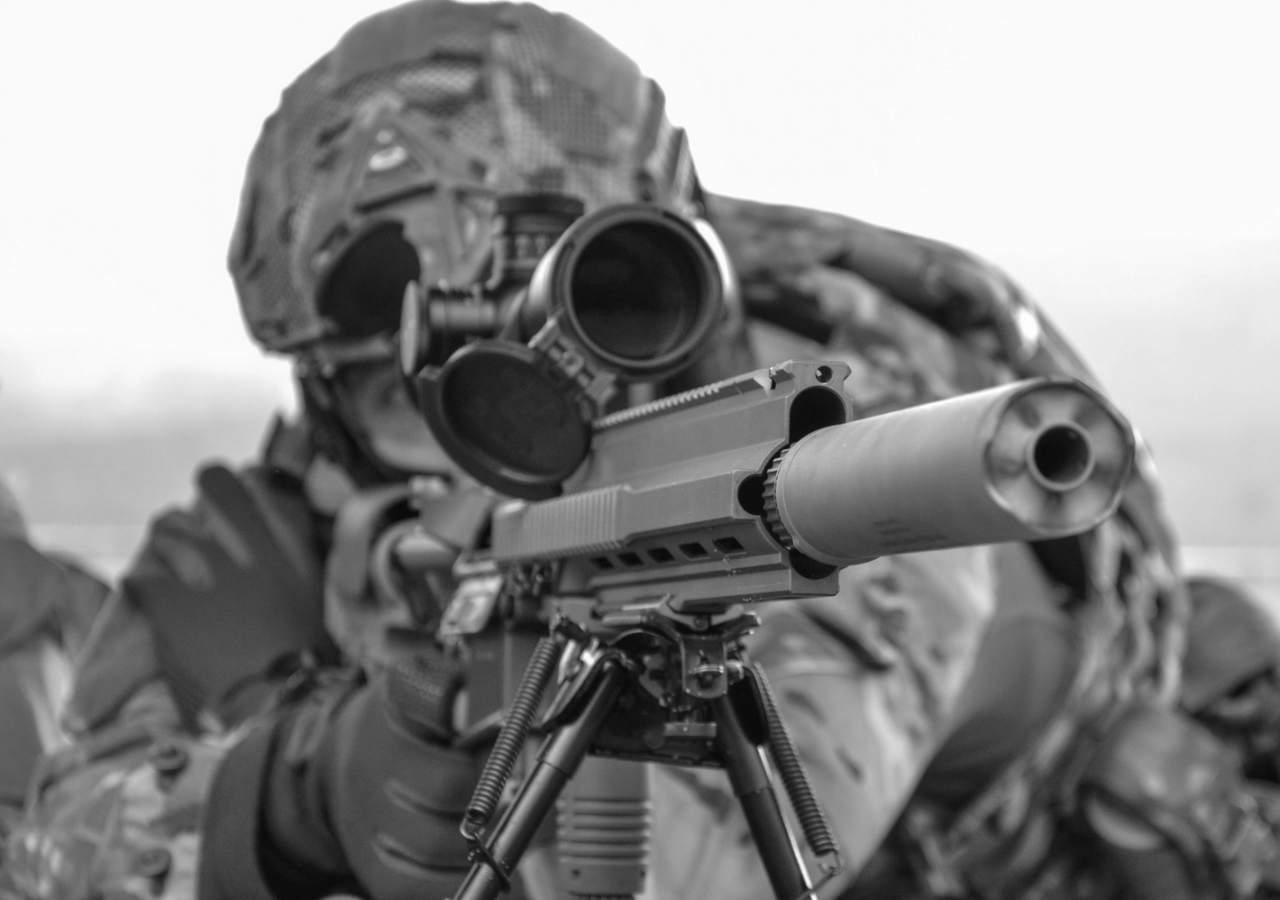
<file: index.html>
<!DOCTYPE html>
<html lang="en">
<head>
    <title>CMDPESS</title>
    <style>
      
      h1{
    text-align: center;
      }
      body{
          background:linear-gradient(black,black), url('assets/bg.jfif');
          background-repeat: no-repeat;
          background-size: cover;
          background-attachment: fixed; 
          background-position: center;
          background-blend-mode: saturation;

        }
    </style>
</head>

<body>

</body>
</html>
</file>
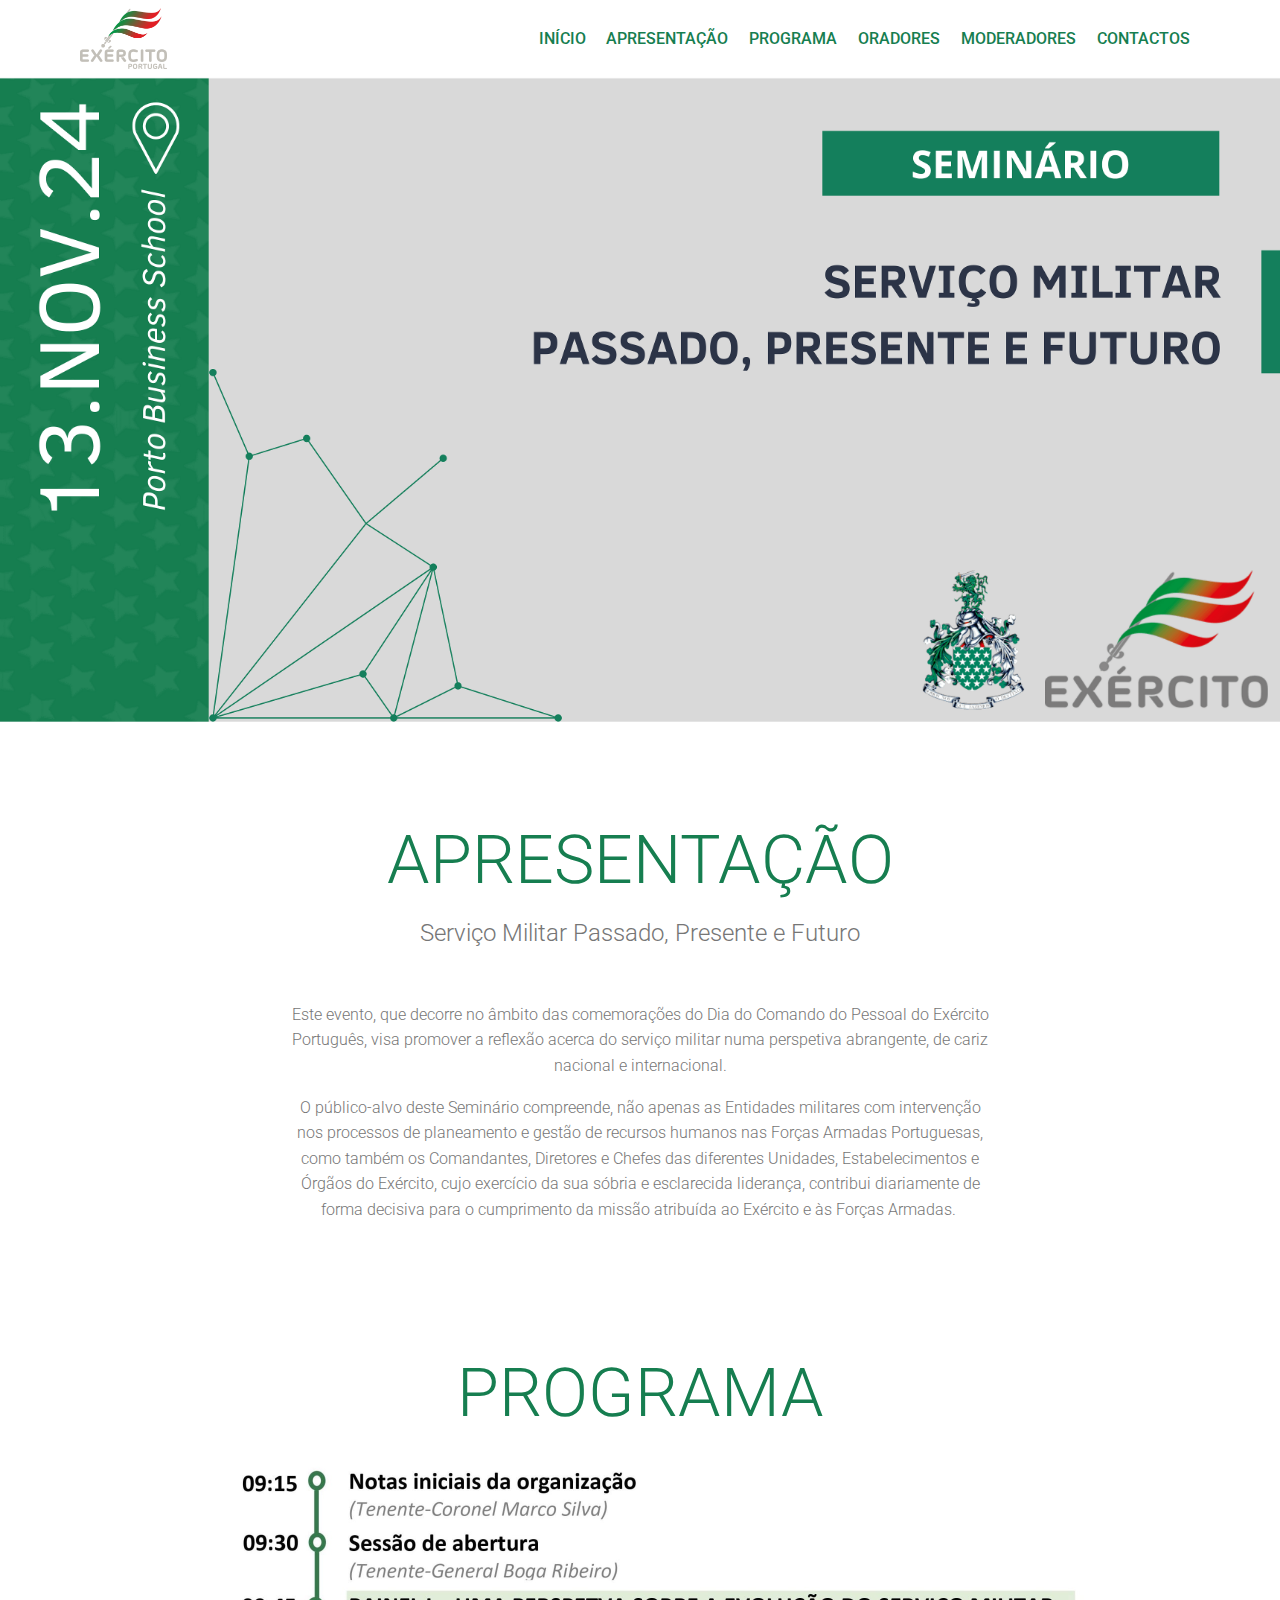
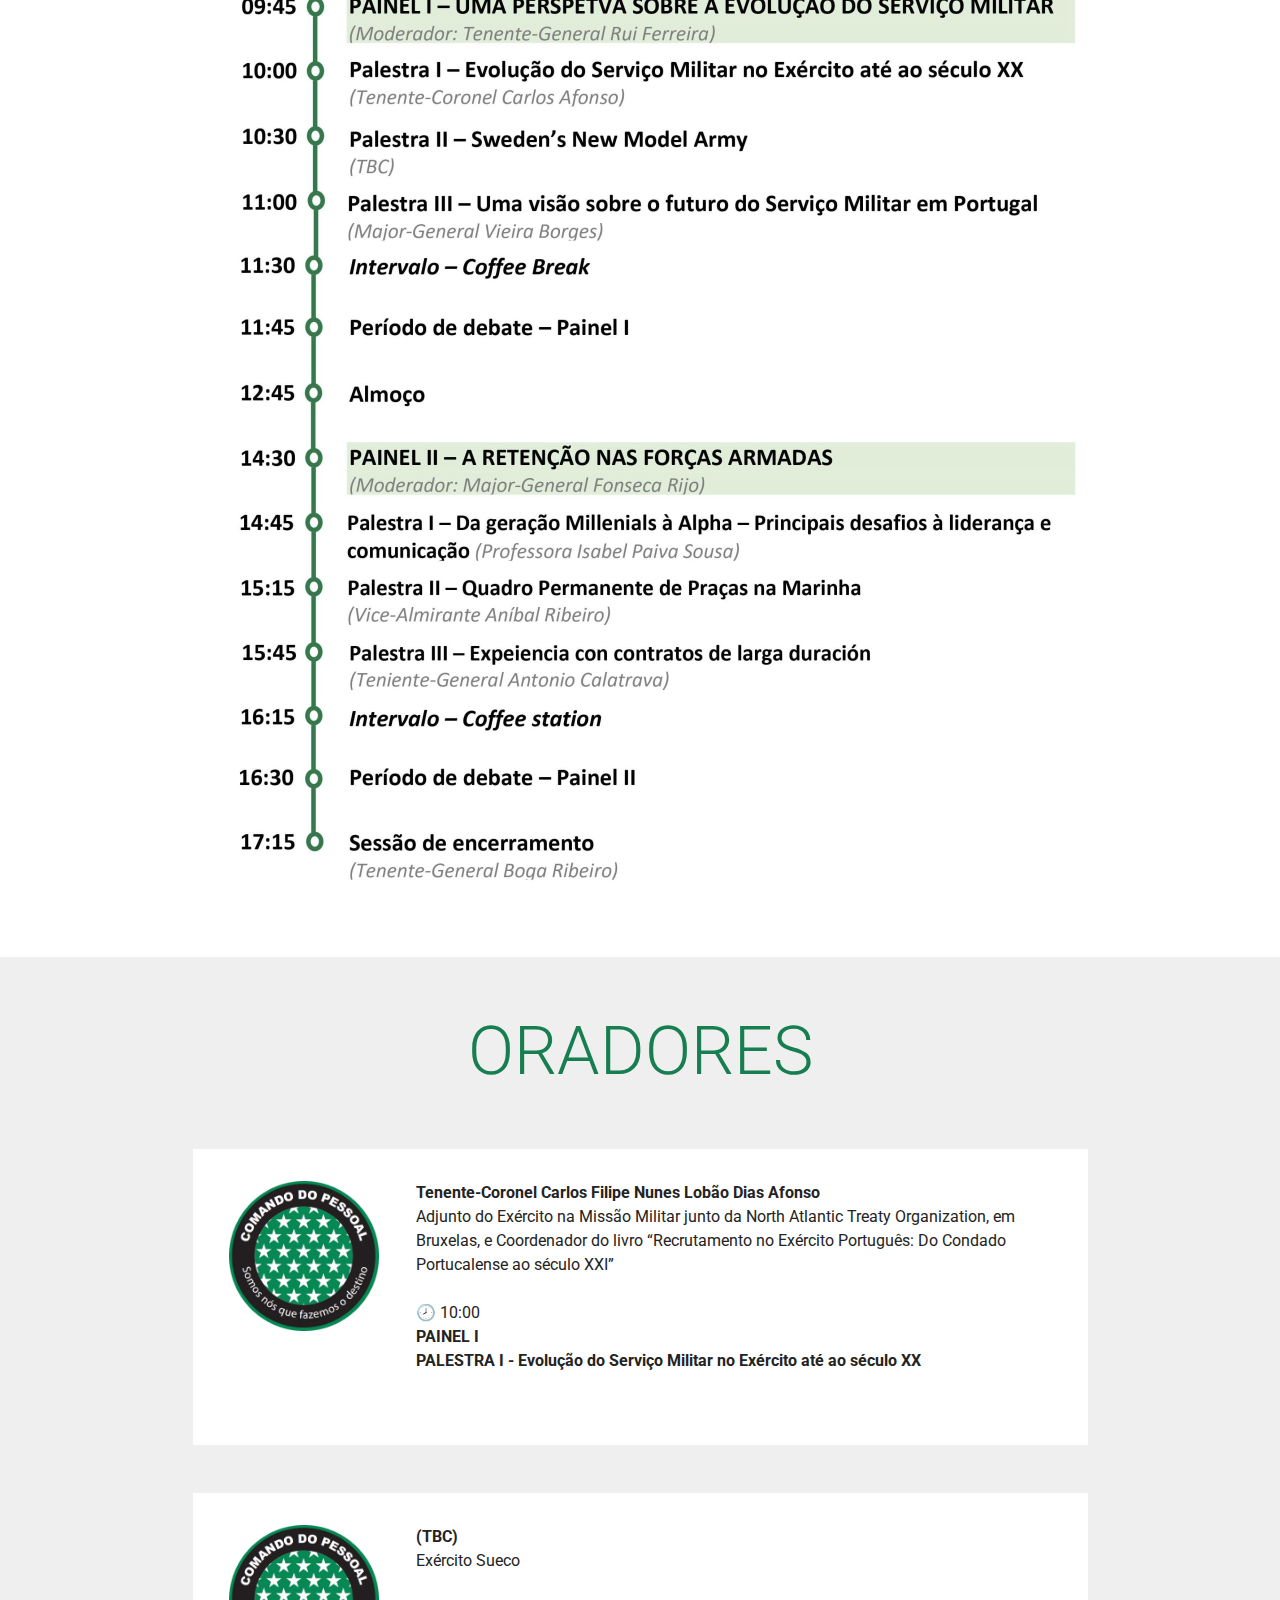
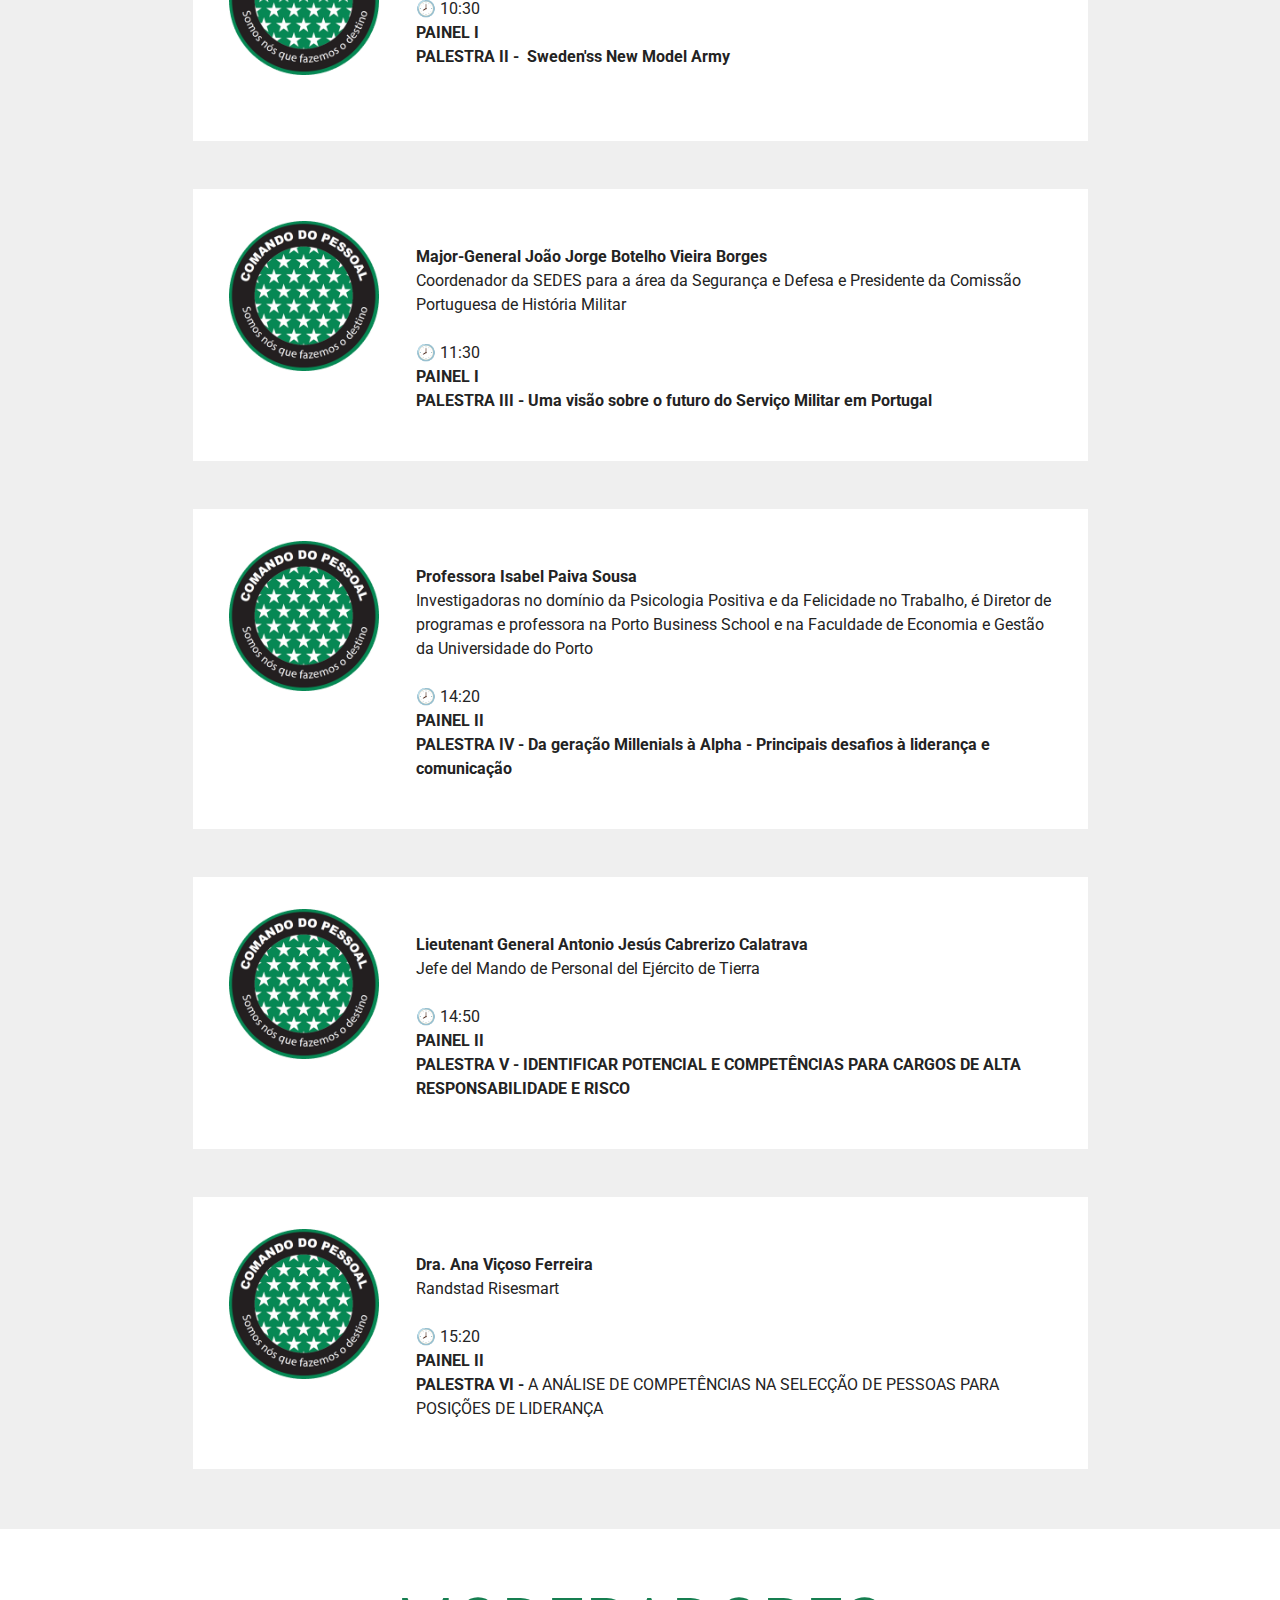
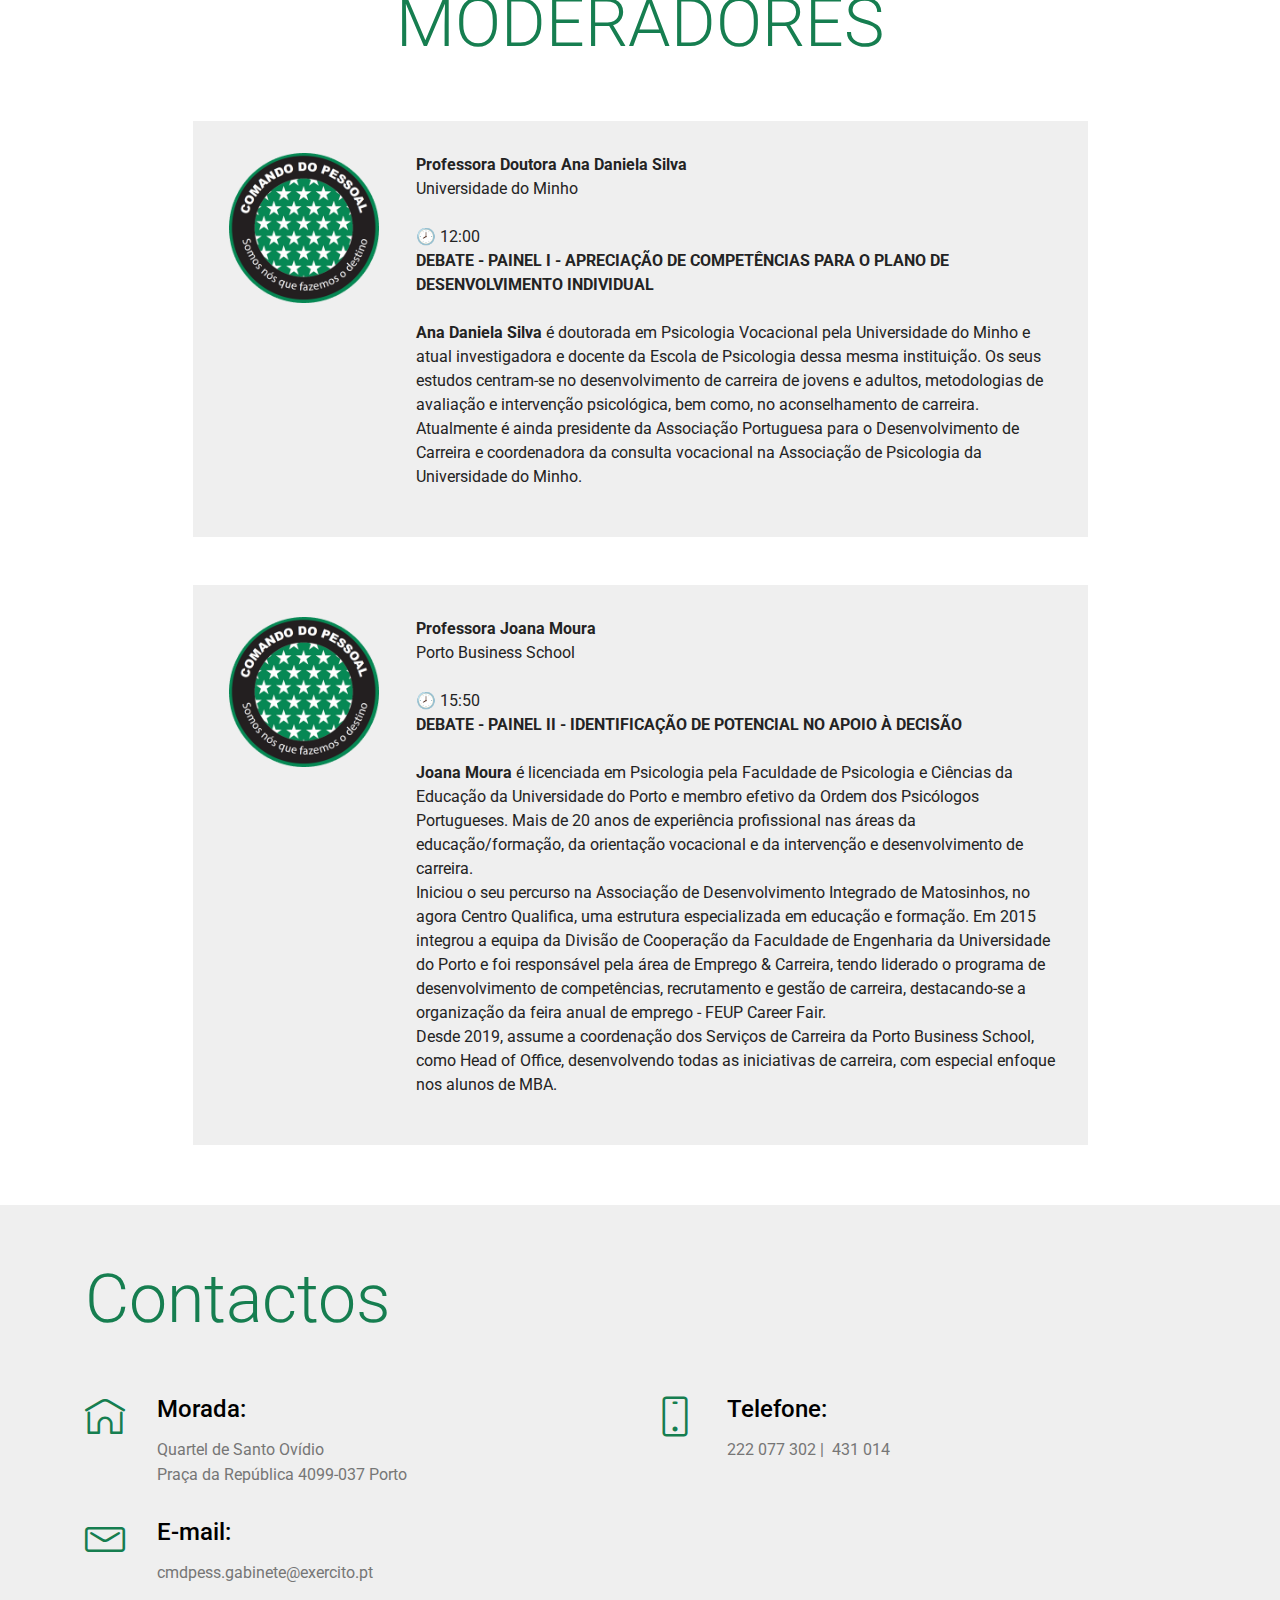
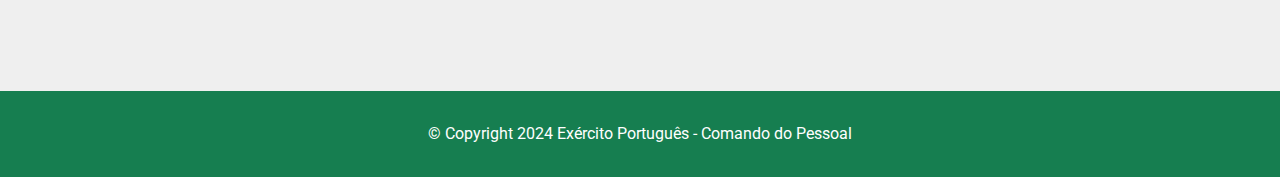
<file: seminario/index.html>
<!DOCTYPE html>
<html>

<head>
  <!-- Site made with Mobirise Website Builder v5.9.18, https://mobirise.com -->
  <meta charset="UTF-8">
  <meta http-equiv="X-UA-Compatible" content="IE=edge">
  <meta name="generator" content="Mobirise v5.9.18, mobirise.com">
  <meta name="viewport" content="width=device-width, initial-scale=1, minimum-scale=1">
  <link rel="shortcut icon" href="assets/images/02a-logo-exercito-cor2-png-174x121.png" type="image/x-icon">
  <meta name="description" content="">


  <title>Home</title>
  <link rel="stylesheet" href="assets/web/assets/mobirise-icons/mobirise-icons.css">
  <link rel="stylesheet" href="assets/web/assets/mobirise-icons-bold/mobirise-icons-bold.css">
  <link rel="stylesheet" href="assets/bootstrap/css/bootstrap.min.css">
  <link rel="stylesheet" href="assets/bootstrap/css/bootstrap-grid.min.css">
  <link rel="stylesheet" href="assets/bootstrap/css/bootstrap-reboot.min.css">
  <link rel="stylesheet" href="assets/tether/tether.min.css">
  <link rel="stylesheet" href="assets/dropdown/css/style.css">
  <link rel="stylesheet" href="assets/theme/css/style.css">
  <link rel="preload"
    href="https://fonts.googleapis.com/css?family=Roboto:100,100i,300,300i,400,400i,500,500i,700,700i,900,900i&display=swap"
    as="style" onload="this.onload=null;this.rel='stylesheet'">
  <noscript>
    <link rel="stylesheet"
      href="https://fonts.googleapis.com/css?family=Roboto:100,100i,300,300i,400,400i,500,500i,700,700i,900,900i&display=swap">
  </noscript>
  <link rel="preload" as="style" href="assets/mobirise/css/mbr-additional.css?v=DBAl5f">
  <link rel="stylesheet" href="assets/mobirise/css/mbr-additional.css?v=DBAl5f" type="text/css">




</head>

<body>

  <section class="menu cid-sMb4xz39zC" once="menu" id="menu2-0">



    <nav
      class="navbar navbar-expand beta-menu navbar-dropdown align-items-center navbar-fixed-top navbar-toggleable-sm">
      <button class="navbar-toggler navbar-toggler-right" type="button" data-toggle="collapse"
        data-target="#navbarSupportedContent" aria-controls="navbarSupportedContent" aria-expanded="false"
        aria-label="Toggle navigation">
        <div class="hamburger">
          <span></span>
          <span></span>
          <span></span>
          <span></span>
        </div>
      </button>
      <div class="menu-logo">
        <div class="navbar-brand">
          <span class="navbar-logo">
            <a href="https://mobirise.co">
              <img src="assets/images/02a-logo-exercito-cor2-png-174x121.png" alt="Mobirise" title=""
                style="height: 3.8rem;">
            </a>
          </span>

        </div>
      </div>
      <div class="collapse navbar-collapse" id="navbarSupportedContent">
        <ul class="navbar-nav nav-dropdown nav-right" data-app-modern-menu="true">
          <li class="nav-item">
            <a class="nav-link link text-secondary display-4" href="#top">
              INÍCIO</a>
          </li>
          <li class="nav-item"><a class="nav-link link text-secondary display-4"
              href="index.html#content4-f">APRESENTAÇÃO</a></li>
          <li class="nav-item"><a class="nav-link link text-secondary display-4" href="index.html#content4-n">
              PROGRAMA</a></li>
          <li class="nav-item"><a class="nav-link link text-secondary display-4" href="index.html#testimonials4-40">
              ORADORES</a></li>
          <li class="nav-item"><a class="nav-link link text-secondary display-4"
              href="index.html#testimonials4-41">MODERADORES</a></li>
          <li class="nav-item">
            <a class="nav-link link text-secondary display-4" href="index.html#contacts3-2z">
              CONTACTOS</a>
          </li>
        </ul>

      </div>
    </nav>
  </section>

  <div style="min-height: 77px;"></div>

  <section class="cid-sMb4IPNHmc" id="image1-2">
    <figure class="mbr-figure">
      <div class="image-block" style="width: 66%;">
        <img src="assets/images/banner-em-formato-horizontal-1-2min-3440x2012.png" width="1400" alt="Mobirise" title="">

      </div>
    </figure>
  </section>

  <section class="mbr-section content4 cid-sMohsjn7i4" id="content4-f">
    <div class="container">
      <div class="media-container-row">
        <div class="title col-12 col-md-8">
          <h2 class="align-center pb-3 mbr-fonts-style display-1">APRESENTAÇÃO</h2>
          <h3 class="mbr-section-subtitle align-center mbr-light mbr-fonts-style display-5">Serviço Militar Passado,
            Presente e Futuro</h3>
        </div>
      </div>
    </div>
  </section>

  <section class="mbr-section article content1 cid-sMze91kNhj" id="content1-y">
    <div class="container">
      <div class="media-container-row">
        <div class="mbr-text col-12 mbr-fonts-style display-4 col-md-8">
          <p>Este evento, que decorre no âmbito das comemorações do Dia do Comando do Pessoal do Exército Português,
            visa promover a reflexão acerca do serviço militar numa perspetiva abrangente, de cariz nacional e
            internacional. </p>
          <p>O público-alvo deste Seminário compreende, não apenas as Entidades militares com intervenção nos processos
            de planeamento e gestão de recursos humanos nas Forças Armadas Portuguesas, como também os Comandantes,
            Diretores e Chefes das diferentes Unidades, Estabelecimentos e Órgãos do Exército, cujo exercício da sua
            sóbria e esclarecida liderança, contribui diariamente de forma decisiva para o cumprimento da missão
            atribuída ao Exército e às Forças Armadas.&nbsp;</p>
        </div>
      </div>
    </div>
  </section>

  <section class="mbr-section content4 cid-sMyx2cmF8V" id="content4-n">
    <div class="container">
      <div class="media-container-row">
        <div class="title col-12 col-md-8">
          <h2 class="align-center pb-3 mbr-fonts-style display-1">
            PROGRAMA</h2>
        </div>
      </div>
    </div>
  </section>

  <section class="cid-sMur32mtIn" id="image1-m">
    <figure class="mbr-figure container">
      <div class="image-block" style="width: 80%;">
        <img src="assets/images/programa-prt-1776x2092.jpg" width="1400" alt="Mobirise" title="">
      </div>
    </figure>
  </section>

  <section class="testimonials4 cid-tiDQYD2kvo" id="testimonials4-40">
    <div class="container">
      <h2 class="pb-3 mbr-fonts-style mbr-white align-center display-1">
        ORADORES</h2>
      <div class="col-md-10 testimonials-container">
        <div class="testimonials-item">
          <div class="user row">
            <div class="col-lg-3 col-md-4">
              <div class="user_image">
                <img src="assets/images/cmdpess_logo.png" alt="" title="">
              </div>
            </div>
            <div class="testimonials-caption col-lg-9 col-md-8">
              <div class="user_text ">
                <p class="mbr-fonts-style display-7">
                  <strong>Tenente-Coronel Carlos Filipe Nunes Lobão Dias Afonso</strong>
                  <br>Adjunto do Exército na Missão Militar junto da North Atlantic Treaty
                  Organization, em Bruxelas, e Coordenador do livro “Recrutamento no Exército Português: Do Condado
                  Portucalense ao século XXI”
                  <br><br>🕗 10:00<br>
                  <strong>PAINEL I</strong><br>
                  <strong>PALESTRA I -&nbsp;Evolução do Serviço Militar no Exército até ao século XX&nbsp;</strong>
                  <br><br>
                </p>
              </div>
            </div>
          </div>
        </div>
        <div class="testimonials-item">
          <div class="user row">
            <div class="col-lg-3 col-md-4">
              <div class="user_image">
                <img src="assets/images/cmdpess_logo.png" alt="" title="">
              </div>
            </div>
            <div class="testimonials-caption col-lg-9 col-md-8">
              <div class="user_text">
                <p class="mbr-fonts-style display-7">
                  <strong>(TBC)</strong>
                    <br>Exército Sueco
                    <br><br>🕗 10:30&nbsp;<br>
                    <strong>PAINEL I</strong><br>
                    <strong>PALESTRA II - &nbsp;Sweden'ss New Model Army</strong>
                    <br><br>
                  </p>
              </div>
            </div>
          </div>
        </div>
        <div class="testimonials-item">
          <div class="user row">
            <div class="col-lg-3 col-md-4">
              <div class="user_image">
                <img src="assets/images/cmdpess_logo.png" alt="" title="">
              </div>
            </div>
            <div class="testimonials-caption col-lg-9 col-md-8">
              <div class="user_text">
                <p class="mbr-fonts-style display-7">
                  <br><strong>Major-General João Jorge Botelho Vieira Borges</strong>
                  <br>Coordenador da SEDES para a área da Segurança e Defesa e Presidente da Comissão Portuguesa de História Militar
                  <br><br>🕗 11:30&nbsp;<strong>
                  <br>PAINEL I</strong><br>
                  <strong>PALESTRA III - Uma visão sobre o futuro do Serviço Militar em Portugal</strong>
                </p>
              </div>
            </div>
          </div>
        </div>
        <div class="testimonials-item">
          <div class="user row">
            <div class="col-lg-3 col-md-4">
              <div class="user_image">
                <img src="assets/images/cmdpess_logo.png" alt="" title="">
              </div>
            </div>
            <div class="testimonials-caption col-lg-9 col-md-8">
              <div class="user_text">
                <p class="mbr-fonts-style display-7">
                  <br><strong>Professora Isabel Paiva Sousa</strong>
                  <br>Investigadoras no domínio da Psicologia Positiva e da Felicidade no Trabalho, é Diretor de programas e professora na Porto Business School e na Faculdade de Economia e Gestão da Universidade do Porto
                  <br><br>🕗 14:20&nbsp;
                  <strong><br>PAINEL II</strong>
                  <br><strong>PALESTRA IV -&nbsp;Da geração Millenials à Alpha - Principais desafios à liderança e comunicação</strong>
                </p>
              </div>


            </div>
          </div>
        </div>
        <div class="testimonials-item">
          <div class="user row">
            <div class="col-lg-3 col-md-4">
              <div class="user_image">
                <img src="assets/images/cmdpess_logo.png" alt="" title="">
              </div>
            </div>
            <div class="testimonials-caption col-lg-9 col-md-8">
              <div class="user_text">
                <p class="mbr-fonts-style display-7"><br><strong>Lieutenant General Antonio Jesús Cabrerizo Calatrava</strong>
                  <br>Jefe del Mando de Personal del Ejército de Tierra
                  <br><br>🕗 14:50&nbsp;<strong><br>PAINEL II</strong>
                  <br><strong>PALESTRA V -&nbsp;IDENTIFICAR POTENCIAL E COMPETÊNCIAS PARA CARGOS DE ALTA RESPONSABILIDADE E RISCO</strong>
                </p>
              </div>
            </div>
          </div>
        </div>
        <div class="testimonials-item">
          <div class="user row">
            <div class="col-lg-3 col-md-4">
              <div class="user_image">
                <img src="assets/images/cmdpess_logo.png" alt="" title="">
              </div>
            </div>
            <div class="testimonials-caption col-lg-9 col-md-8">
              <div class="user_text">
                <p class="mbr-fonts-style display-7"><br><strong>Dra. Ana Viçoso Ferreira</strong><br>Randstad
                  Risesmart<br><br>🕗 15:20&nbsp;<strong><br>PAINEL II</strong><br><strong>PALESTRA VI -&nbsp;</strong>A
                  ANÁLISE DE COMPETÊNCIAS NA SELECÇÃO DE PESSOAS PARA POSIÇÕES DE LIDERANÇA
                </p>
              </div>


            </div>
          </div>
        </div>
      </div>
    </div>
  </section>

  <section class="testimonials4 cid-tiE2dWk6lF" id="testimonials4-41">




    <div class="container">
      <h2 class="pb-3 mbr-fonts-style mbr-white align-center display-1">
        MODERADORES</h2>

      <div class="col-md-10 testimonials-container">



        <div class="testimonials-item">
          <div class="user row">
            <div class="col-lg-3 col-md-4">
              <div class="user_image">
                <img src="assets/images/cmdpess_logo.png" alt="" title="">
              </div>
            </div>
            <div class="testimonials-caption col-lg-9 col-md-8">
              <div class="user_text ">
                <p class="mbr-fonts-style display-7"><strong>Professora Doutora Ana Daniela
                    Silva</strong><br>Universidade do Minho<br><br>🕗 12:00<br><strong>DEBATE - PAINEL I
                    -&nbsp;APRECIAÇÃO DE COMPETÊNCIAS PARA O PLANO DE DESENVOLVIMENTO
                    INDIVIDUAL&nbsp;<br></strong><br><strong>Ana Daniela Silva </strong>é&nbsp;doutorada em Psicologia
                  Vocacional pela Universidade do Minho e atual investigadora e docente da Escola de Psicologia dessa
                  mesma instituição. Os seus estudos centram-se no desenvolvimento de carreira de jovens e adultos,
                  metodologias de avaliação e intervenção psicológica, bem como, no aconselhamento de carreira.
                  Atualmente é ainda presidente da Associação Portuguesa para o Desenvolvimento de Carreira e
                  coordenadora da consulta vocacional na Associação de Psicologia da Universidade do Minho.</p>
              </div>


            </div>
          </div>
        </div>
        <div class="testimonials-item">
          <div class="user row">
            <div class="col-lg-3 col-md-4">
              <div class="user_image">
                <img src="assets/images/cmdpess_logo.png" alt="" title="">
              </div>
            </div>
            <div class="testimonials-caption col-lg-9 col-md-8">
              <div class="user_text ">
                <p class="mbr-fonts-style display-7"><strong>Professora Joana Moura</strong><br>Porto Business
                  School<br><br>🕗 15:50<br><strong>DEBATE -&nbsp;PAINEL II - IDENTIFICAÇÃO DE POTENCIAL NO APOIO À
                    DECISÃO<br></strong><br><strong>Joana Moura</strong> é licenciada em Psicologia pela Faculdade de
                  Psicologia e Ciências da Educação da Universidade do Porto e membro efetivo da Ordem dos Psicólogos
                  Portugueses. Mais de 20 anos de experiência profissional nas áreas da educação/formação, da orientação
                  vocacional e da intervenção e desenvolvimento de carreira.<br>Iniciou o seu percurso na Associação de
                  Desenvolvimento Integrado de Matosinhos, no agora Centro Qualifica, uma estrutura especializada em
                  educação e formação. Em 2015 integrou a equipa da Divisão de Cooperação da Faculdade de Engenharia da
                  Universidade do Porto e foi responsável pela área de Emprego &amp; Carreira, tendo liderado o programa
                  de desenvolvimento de competências, recrutamento e gestão de carreira, destacando-se a organização da
                  feira anual de emprego - FEUP Career Fair.<br>Desde 2019, assume a coordenação dos Serviços de
                  Carreira da Porto Business School, como Head of Office, desenvolvendo todas as iniciativas de
                  carreira, com especial enfoque nos alunos de MBA.<br></p>
              </div>


            </div>
          </div>
        </div>
      </div>
    </div>
  </section>

  <section class="mbr-section contacts3 cid-sPcMrNzpg3" id="contacts3-2z">
    <!---->

    <!---->
    <!--Overlay-->

    <!--Container-->
    <div class="container">
      <div class="row">
        <!--Titles-->
        <div class="title col-12">
          <h2 class="align-left mbr-fonts-style display-1">Contactos</h2>

        </div>
        <div class="col-12">
          <div class="row">
            <div class="col-12 col-md-6">
              <div class="wrapper">
                <span class="iconfont-wrapper">
                  <span class="amp-iconfont icon fa-thumbs-o-up fa mbrib-home"
                    style="color: rgb(22, 126, 80); fill: rgb(22, 126, 80);"></span>
                </span>
                <div class="b-info b-adress">
                  <h5 class="align-left mbr-fonts-style display-5">Morada:
                  </h5>
                  <p class="mbr-text align-left mbr-fonts-style display-7">Quartel de Santo Ovídio<br>Praça da República
                    4099-037 Porto</p>
                </div>
              </div>
            </div>
            <div class="col-12 col-md-6">
              <div class="wrapper">
                <span class="iconfont-wrapper">
                  <span class="amp-iconfont icon fa-phone fa mbrib-mobile2"
                    style="color: rgb(22, 126, 80); fill: rgb(22, 126, 80);"></span>
                </span>
                <div class="b-info b-phone">
                  <h5 class="align-left mbr-fonts-style display-5">
                    Telefone:
                  </h5>
                  <p class="mbr-text align-left mbr-fonts-style display-7">
                    222 077 302 |&nbsp; 431 014
                  </p>
                </div>
              </div>
            </div>
            <div class="col-12 col-md-6">
              <div class="wrapper">
                <span class="iconfont-wrapper">
                  <span class="amp-iconfont icon fa-comment-o fa mbrib-letter"
                    style="color: rgb(22, 126, 80); fill: rgb(22, 126, 80);"></span>
                </span>
                <div class="b-info b-mail">
                  <h5 class="align-left mbr-fonts-style display-5">
                    E-mail:
                  </h5>
                  <p class="mbr-text align-left mbr-fonts-style display-7">
                    cmdpess.gabinete@exercito.pt
                  </p>
                </div>
              </div>
            </div>

          </div>
        </div>
      </div>
    </div>
  </section>

  <section once="footers" class="cid-sMzUwaETcR" id="footer6-2f">





    <div class="container">
      <div class="media-container-row align-center mbr-white">
        <div class="col-12">
          <p class="mbr-text mb-0 mbr-fonts-style display-7">
            © Copyright 2024 Exército Português - Comando do Pessoal </p>
        </div>
      </div>
    </div>
  </section>
  <section class="display-8"
    style="height: 0px !important; justify-content: center;flex-wrap: wrap;    align-content: center;display: flex;position: relative;height: 4rem;">
    <a href="https://mobiri.se/3264653"
      style="display: none !important;height: 4rem;position: absolute;width: 100%;z-index: 1;">
      <img alt="" style="height: 4rem;"
        src="[data-uri]">
    </a>
    <p style="display: none; text-align: center;" class="display-7">&#8204;</p>
    <a style="display: none;" href="https://mobirise.com/builder/ai-website-creator.html">Best AI Website Creator</a>
  </section>

  <script src="assets/popper/popper.min.js"></script>
  <script src="assets/web/assets/jquery/jquery.min.js"></script>
  <script src="assets/bootstrap/js/bootstrap.min.js"></script>
  <script src="assets/tether/tether.min.js"></script>
  <script src="assets/smoothscroll/smooth-scroll.js"></script>
  <script src="assets/dropdown/js/nav-dropdown.js"></script>
  <script src="assets/dropdown/js/navbar-dropdown.js"></script>
  <script src="assets/touchswipe/jquery.touch-swipe.min.js"></script>
  <script src="assets/theme/js/script.js"></script>


  <div id="scrollToTop" class="scrollToTop mbr-arrow-up"><a style="text-align: center;"><i
        class="mbr-arrow-up-icon mbr-arrow-up-icon-cm cm-icon cm-icon-smallarrow-up"></i></a></div>
</body>

</html>
</file>
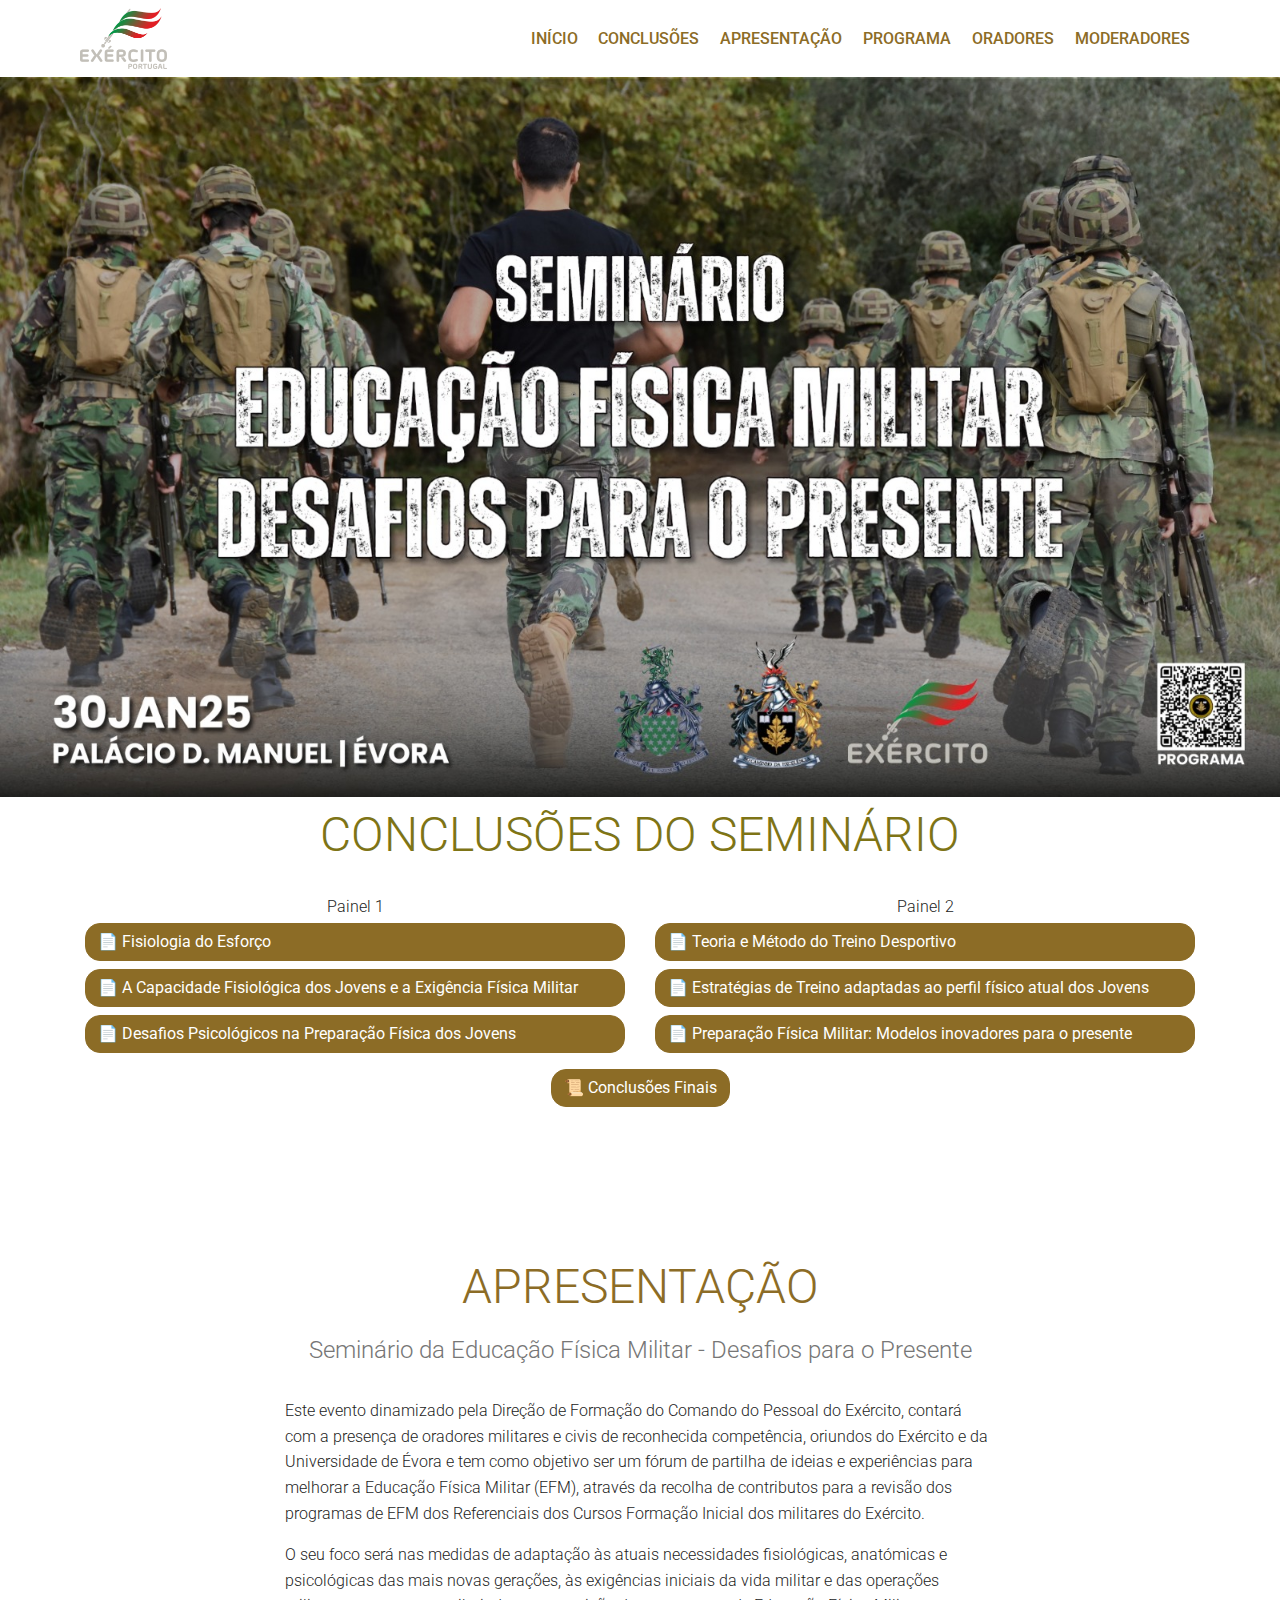
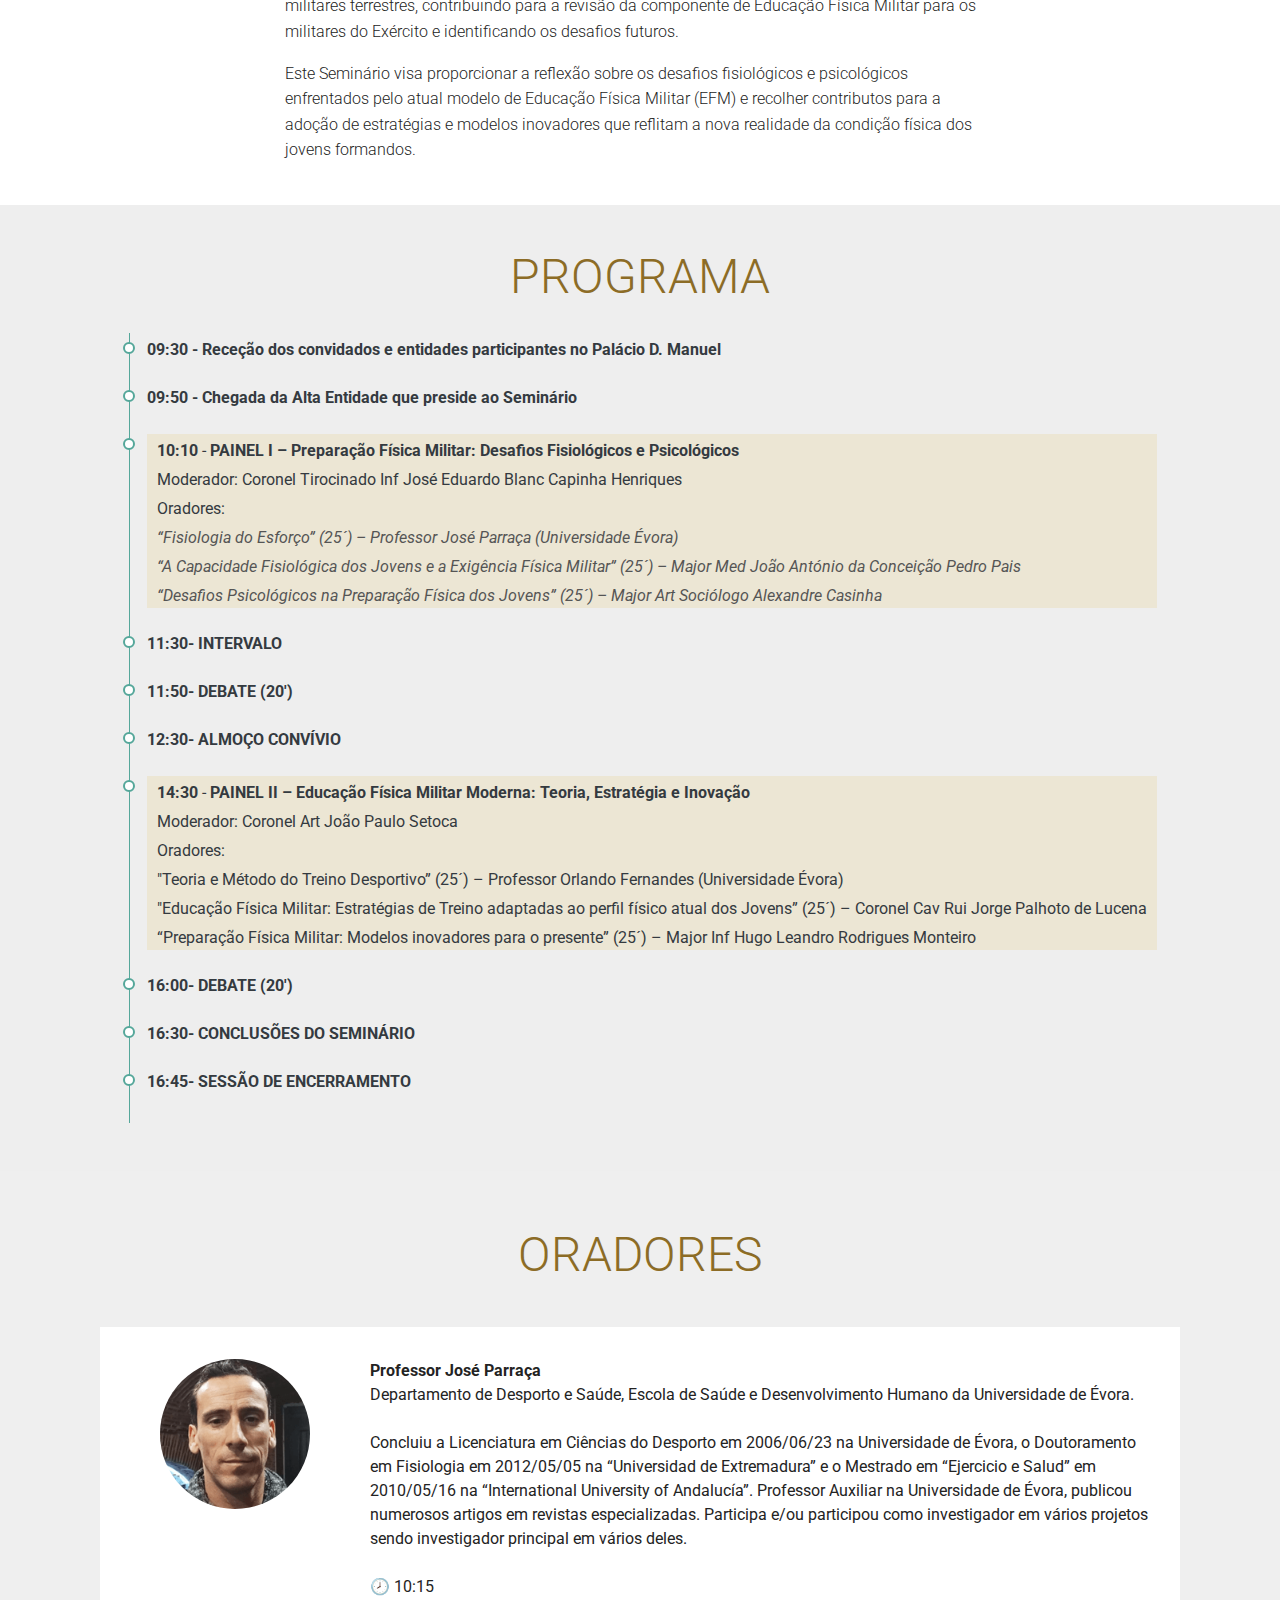
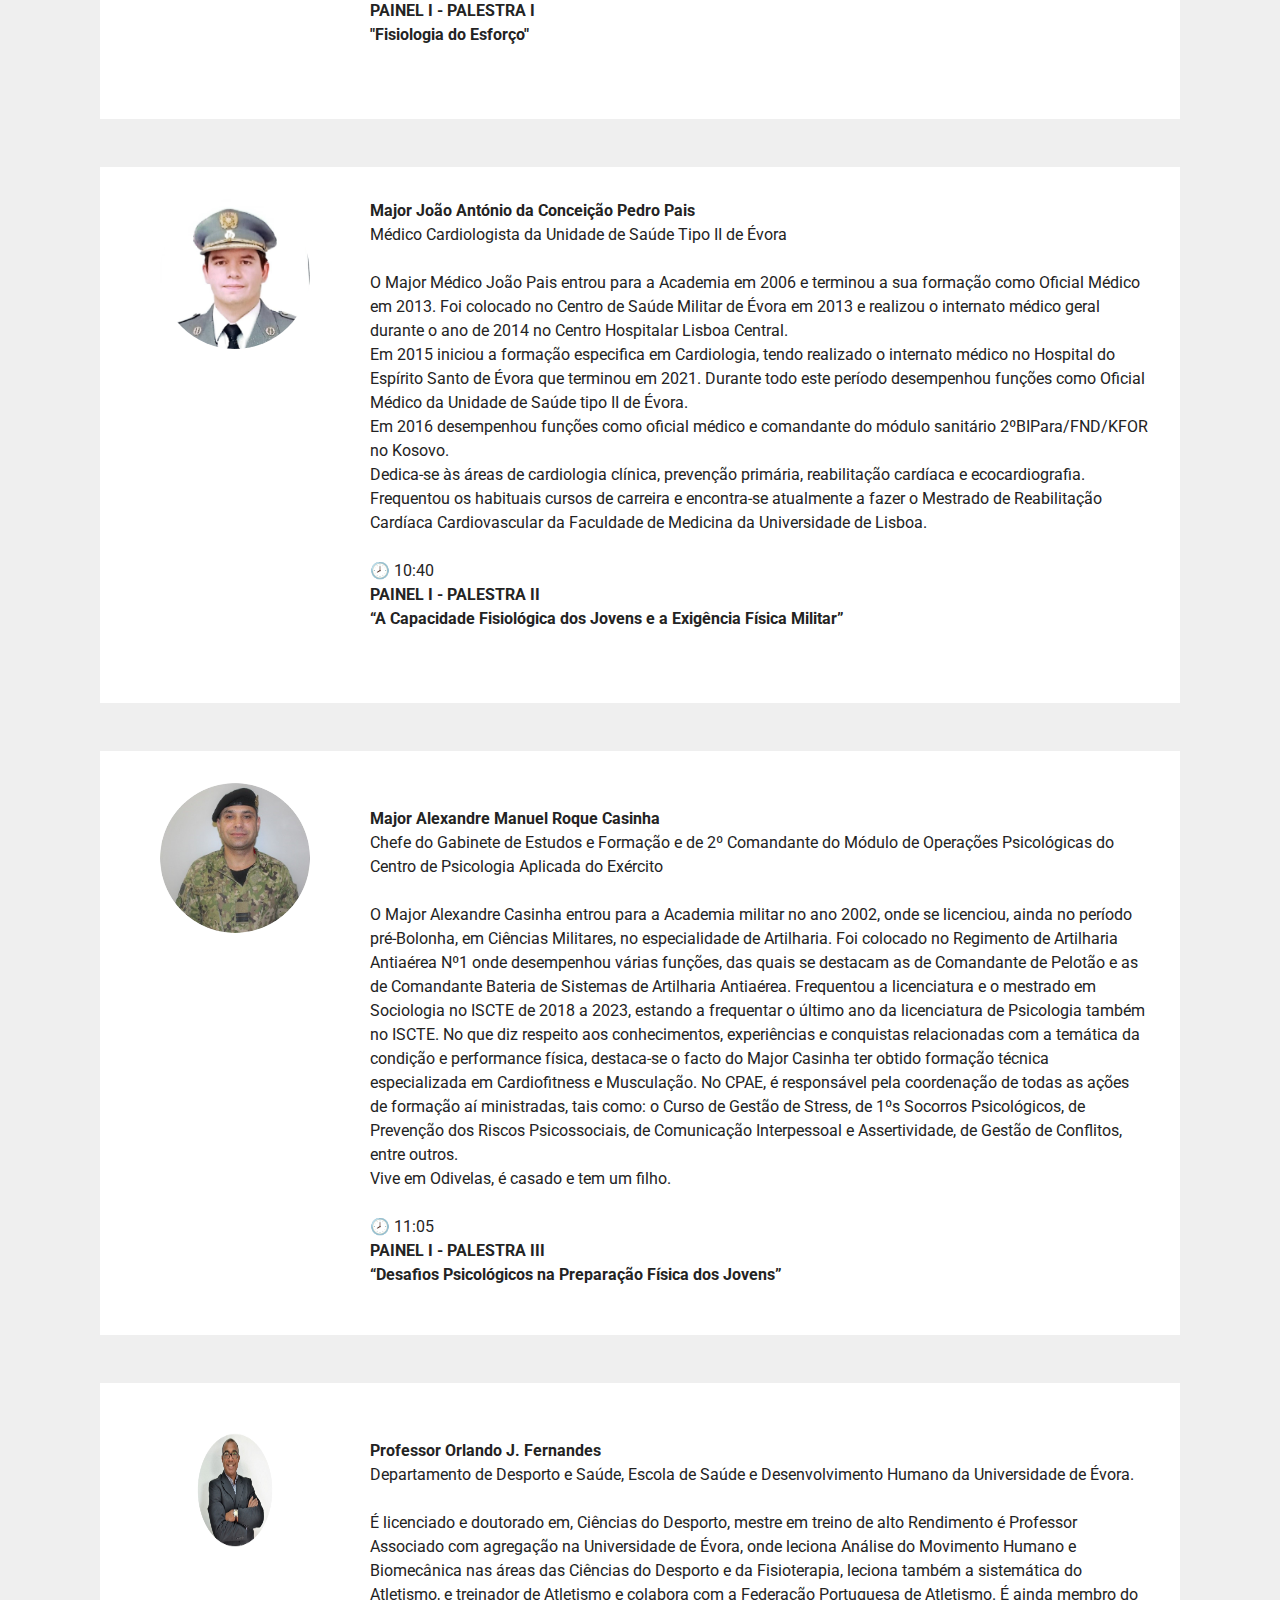
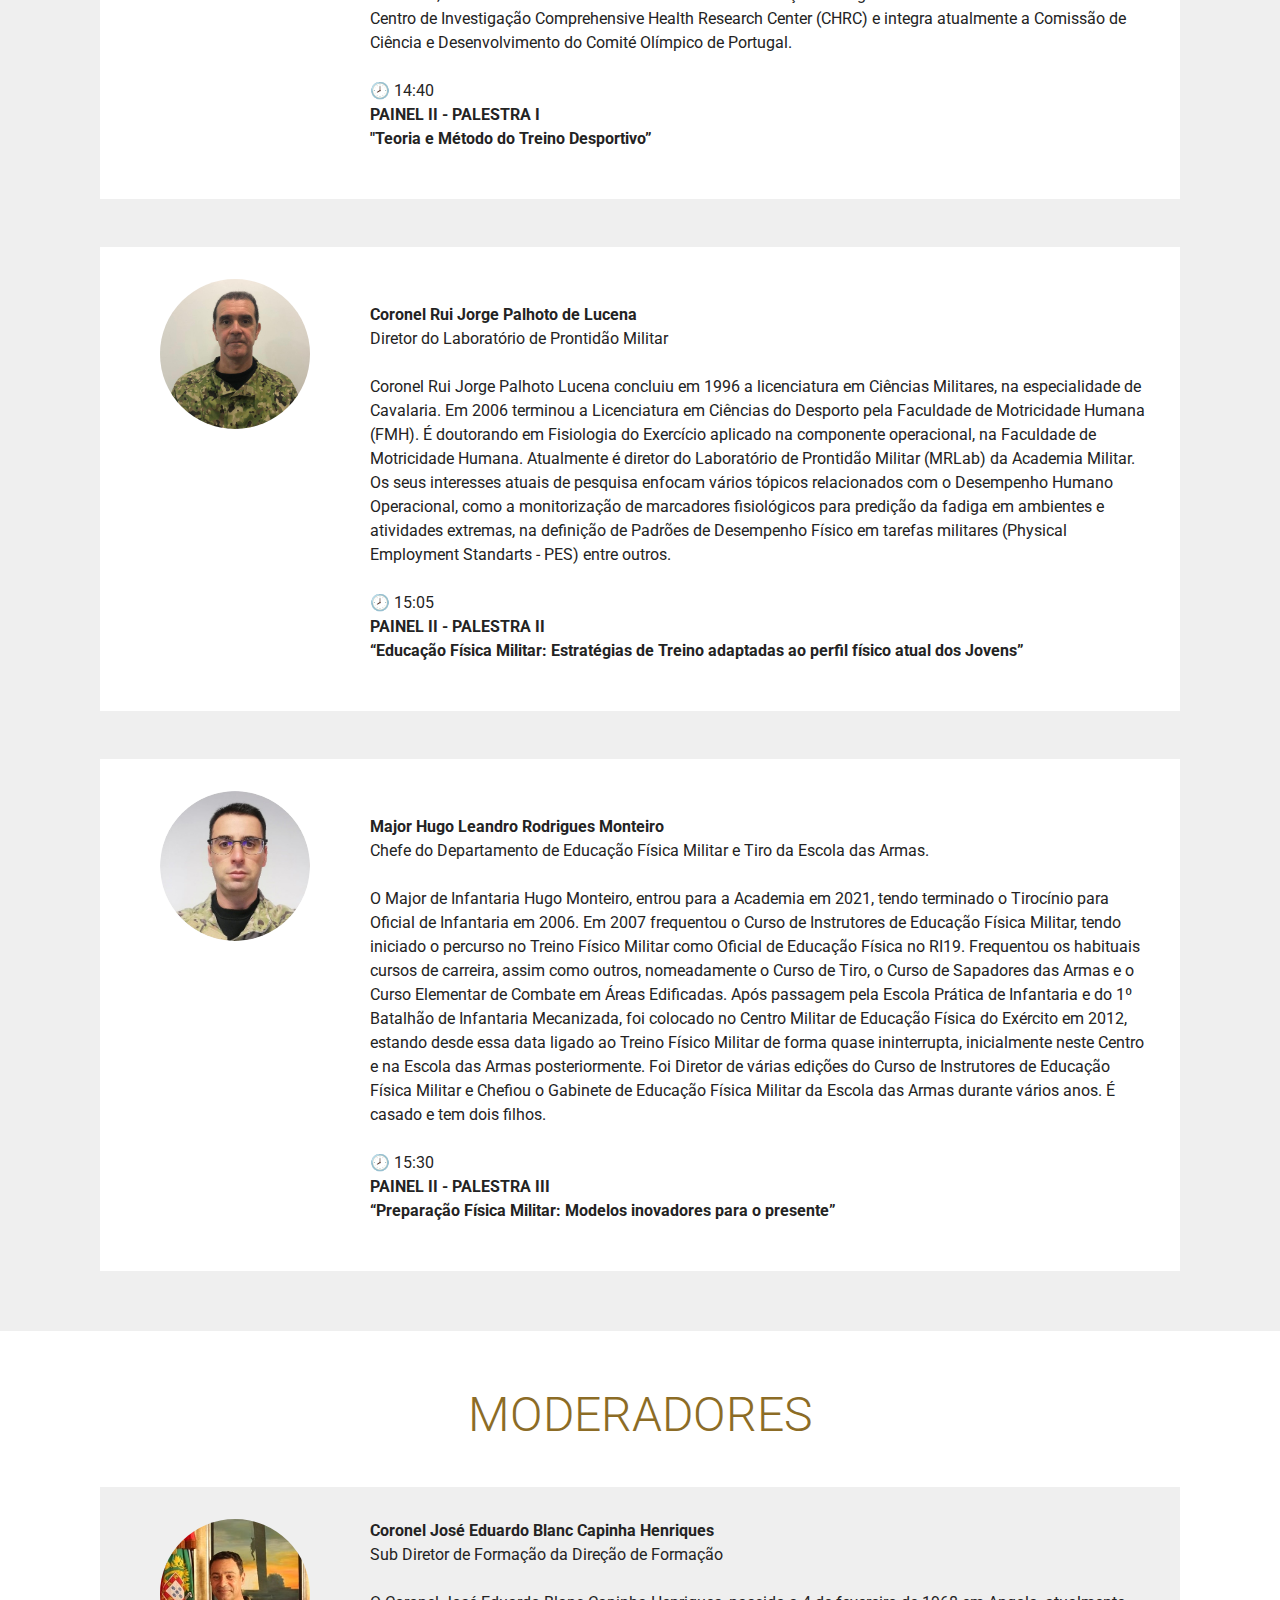
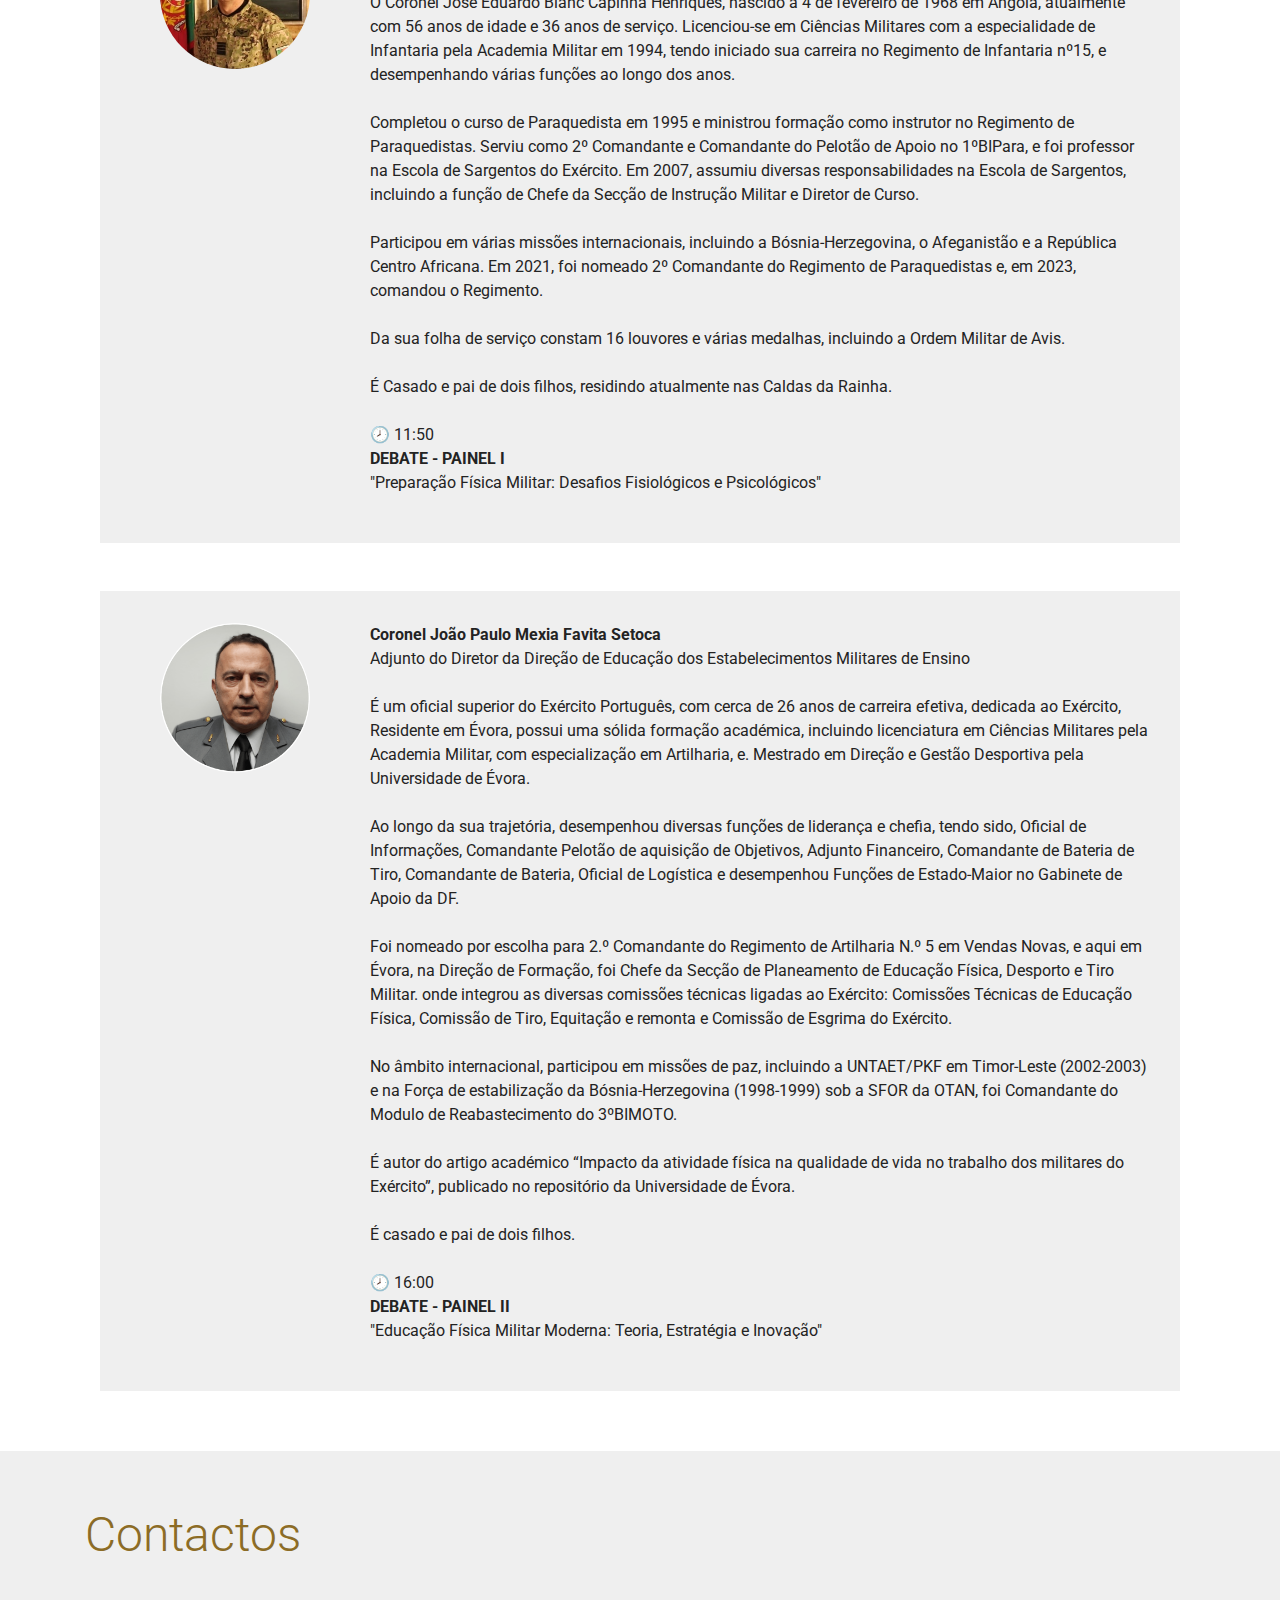
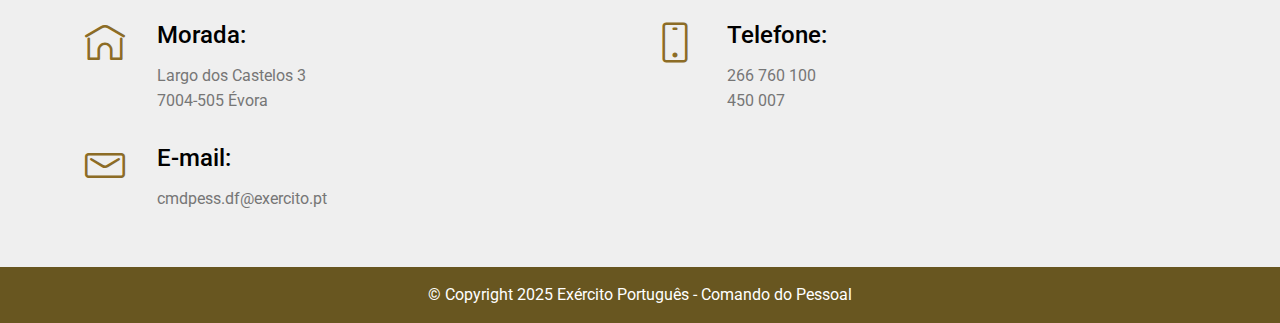
<file: eventos/seminario-educacao-fisica-militar-2025/index.html>
<!DOCTYPE html>
<html>

<head>
<!-- Google tag (gtag.js) -->
  <script async src="https://www.googletagmanager.com/gtag/js?id=G-7Y1BBHT95T"></script>
  <script>
    window.dataLayer = window.dataLayer || [];
    function gtag(){dataLayer.push(arguments);}
    gtag('js', new Date());

    gtag('config', 'G-7Y1BBHT95T');
  </script>
  <!-- Site made with Mobirise Website Builder v5.9.18, https://mobirise.com -->
  <meta charset="UTF-8">
  <meta http-equiv="X-UA-Compatible" content="IE=edge">
  <meta name="generator" content="Mobirise v5.9.18, mobirise.com">
  <meta name="viewport" content="width=device-width, initial-scale=1, minimum-scale=1">
  <link rel="shortcut icon" href="assets/images/02a-logo-exercito-cor2-png-174x121.png" type="image/x-icon">
  <meta name="description" content="">


  <title>Home</title>
  <link rel="stylesheet" href="assets/web/assets/mobirise-icons/mobirise-icons.css">
  <link rel="stylesheet" href="assets/web/assets/mobirise-icons-bold/mobirise-icons-bold.css">
  <link rel="stylesheet" href="assets/bootstrap/css/bootstrap.min.css">
  <link rel="stylesheet" href="assets/bootstrap/css/bootstrap-grid.min.css">
  <link rel="stylesheet" href="assets/bootstrap/css/bootstrap-reboot.min.css">
  <link rel="stylesheet" href="assets/tether/tether.min.css">
  <link rel="stylesheet" href="assets/dropdown/css/style.css">
  <link rel="stylesheet" href="assets/theme/css/style.css">
  
  
  <link rel="preload"
    href="https://fonts.googleapis.com/css?family=Roboto:100,100i,300,300i,400,400i,500,500i,700,700i,900,900i&display=swap"
    as="style" onload="this.onload=null;this.rel='stylesheet'">
  <noscript>
    <link rel="stylesheet"
      href="https://fonts.googleapis.com/css?family=Roboto:100,100i,300,300i,400,400i,500,500i,700,700i,900,900i&display=swap">
  </noscript>
  <link rel="preload" as="style" href="assets/mobirise/css/mbr-additional.css?v=DBAl5f">
  <link rel="stylesheet" href="assets/mobirise/css/mbr-additional.css?v=DBAl5f" type="text/css">
  <link rel="stylesheet" href="assets/theme/css/timeline.css">

  <style>
    .text-secondary {
    color: #8c6c26 !important;
}
.btn-primary, .btn-primary:active {
    background-color: #8c6c26 !important;
    border-color: #8c6c26 !important;
    color: #ffffff !important;
}
.btn-primary:hover, .btn-primary:focus, .btn-primary.focus, .btn-primary.active {
    color: #ffffff !important;
    background-color: #040404 !important;
    border-color: #040404 !important;
}
@media (max-width: 767px) {
    .btn {
        font-size: .7rem !important;
    }
    .btn-md {
      padding-right: 1rem;
      padding-left: 1rem;
    }
}
.fundo-e-sombra-verde {
  background-color: #F7E2BD;
  background-color: #ECE6D4;
}

.cid-sMb4xz39zC button.navbar-toggler .hamburger span {
  background-color: #8c6c26 !important;
}
    .user_image img {
      border-radius: 50%;
      vertical-align: middle;
      height: 50px
    }
    .btn {
      border-radius: 15px;;
      text-align: left;
    }


    a img:hover {
      filter: brightness(90%);
      -webkit-transition: all .5s ease;
    -moz-transition: all .5s ease;
    -o-transition: all .5s ease;
    -ms-transition: all .5s ease;
    transition: all .5s ease;
    }


        .pdf-list {
            list-style-type: none;
            padding: 0;
            margin: 0;
        }
        .pdf-item a {
            text-decoration: none;
            color: #007bff;
        }
        .pdf-item a:hover {
            text-decoration: underline;
        }
        .btn-success {
          background-color: rgb(0, 255, 30) ; /* Sobrescreve o verde do Bootstrap */
         }
  </style>

</head>

<body>

  <section class="menu cid-sMb4xz39zC" once="menu" id="menu2-0">



    <nav
      class="navbar navbar-expand beta-menu navbar-dropdown align-items-center navbar-fixed-top navbar-toggleable-sm">
      <button class="navbar-toggler navbar-toggler-right" type="button" data-toggle="collapse"
        data-target="#navbarSupportedContent" aria-controls="navbarSupportedContent" aria-expanded="false"
        aria-label="Toggle navigation">
        <div class="hamburger">
          <span></span>
          <span></span>
          <span></span>
          <span></span>
        </div>
      </button>
      <div class="menu-logo">
        <div class="navbar-brand">
          <span class="navbar-logo">
            <a style="pointer-events: none; display: inline-block;" href="#">
              <img src="assets/images/02a-logo-exercito-cor2-png-174x121.png" alt="Mobirise" title=""
                style="height: 3.8rem;">
            </a>
          </span>

        </div>
      </div>
      <div class="collapse navbar-collapse" id="navbarSupportedContent">
        <ul class="navbar-nav nav-dropdown nav-right" data-app-modern-menu="true">
          <li class="nav-item">
            <a class="nav-link link text-secondary display-4" href="#top">
              INÍCIO</a>
          </li>
          <li class="nav-item"><a class="nav-link link text-secondary display-4"
            href="index.html#conclusao">CONCLUSÕES</a></li>

          <li class="nav-item"><a class="nav-link link text-secondary display-4"
              href="index.html#content4-f">APRESENTAÇÃO</a></li>
          <li class="nav-item"><a class="nav-link link text-secondary display-4" href="index.html#programa">
              PROGRAMA</a></li>
             
          <li class="nav-item"><a class="nav-link link text-secondary display-4" href="index.html#testimonials4-40">
              ORADORES</a></li>
          <li class="nav-item"><a class="nav-link link text-secondary display-4"
              href="index.html#testimonials4-41">MODERADORES</a></li>
          <!-- <li class="nav-item"><a class="nav-link link text-secondary display-4"
            href="index.html#content4-R">CONCLUSÕES</a></li> -->
          <!-- <li class="nav-item">
            <a class="nav-link link text-secondary display-4" href="index.html#contacts3-2z">
              CONTACTOS</a>
          </li> -->
        </ul>

      </div>
    </nav>
  </section>

  <div style="min-height: 77px;"></div>

  <section class="cid-sMb4IPNHmc" id="image1-2">
    <figure class="mbr-figure">
      <div class="image-block" style="width: 66%; position: relative;">
        <img src="assets/images/BANNER_slide master-seminario-FINAL-min.jpeg" width="1400" alt="Mobirise" title="">
      </div>
    </figure>
  </section>
<br>
  <div class="container mb-5" style="font-family: 'Roboto', sans-serif; margin-top: -10px;" id="conclusao">
    <div class="row align-center">
      <div class="col-12">
        <h2 class="align-center pb-3 mbr-fonts-style display-2" style="color:  #7e7416;">CONCLUSÕES DO SEMINÁRIO</h2>
      </div>
    
    </div>
    <div class="row align-center">
      <div class="col-lg-6 mt-3 mb-3" >
        <div class="row"><h2 class="col-12 mbr-fonts-style display-4">Painel 1</h2></div>
        <a href="assets/pdfs/Professor José Parraça - Fisiologia do Esforço_Exercito.pdf" target="_blank" class="btn btn-primary btn-block">📄 Fisiologia do Esforço</a>
        <a href="assets/pdfs/Maj Pais - Seminário Educação Fisica Militar.pdf" target="_blank" class="btn btn-primary btn-block">📄 A Capacidade Fisiológica dos Jovens e a Exigência Física Militar</a>
        <a href="assets/pdfs/Maj Casinha - CPAE_CmdPes_Desafios Psicológicos_DF_30jan25.pdf" target="_blank" class="btn btn-primary btn-block">📄 Desafios Psicológicos na Preparação Física dos Jovens</a>
      </div>
      <div class="col-lg-6 mt-3 mb-3">
        <div class="row"><h2 class="col-12 mbr-fonts-style display-4">Painel 2</h2></div>
        <a href="assets/pdfs/Professor Orlando Fernandes_Treino Desportivo.pdf" target="_blank" class="btn btn-primary btn-block">📄 Teoria e Método do Treino Desportivo</a>
        <a href="assets/pdfs/COR Lucena - EDUCAÇÃO FÍSICA MILITAR.pdf" target="_blank" class="btn btn-primary btn-block">📄 Estratégias de Treino adaptadas ao perfil físico atual dos Jovens</a>
        <a href="assets/pdfs/Major Monteiro Preparação Física Militar - Modelos Inovadores para o Presente.pdf" target="_blank" class="btn btn-primary btn-block">📄 Preparação Física Militar: Modelos inovadores para o presente</a>
      </div>
      <div class="col-12">
        <a href="assets/pdfs/Conclusões_Seminário_EFM.pdf"  target="_blank" class="btn btn-primary"  role="button">📜 Conclusões Finais</a>
    </div>
    </div>

    <br>
    <br>
    
  </div>



  <section class="mbr-section content4 cid-sMyx2cmF8V" id="content4-f">
    <div class="container">
      <div class="media-container-row">
        <div class="title col-12 col-md-8">
          <h2 class="align-center pb-3 mbr-fonts-style display-2" style="color:  #8c6c26">APRESENTAÇÃO</h2>
          <h3 class="mbr-section-subtitle align-center mbr-light mbr-fonts-style display-5">Seminário da Educação Física Militar - Desafios para o Presente</h3>
            <br>
        </div>
      </div>
    </div>

    <div class="container">
      <div class="media-container-row">
        <div class="mbr-text col-12 mbr-fonts-style display-4 col-md-8">
          <p>Este evento dinamizado pela Direção de Formação do Comando do Pessoal do Exército, contará com a presença de oradores militares e civis de reconhecida competência, oriundos do Exército e da Universidade de Évora e tem como objetivo ser um fórum de partilha de ideias e experiências para melhorar a Educação Física Militar (EFM), através da recolha de contributos para a revisão dos programas de EFM dos Referenciais dos Cursos Formação Inicial dos militares do Exército.
          </p>
          <p> O seu foco será nas medidas de adaptação às atuais necessidades fisiológicas, anatómicas e psicológicas das mais novas gerações, às exigências iniciais da vida militar e das operações militares terrestres, contribuindo para a revisão da componente de Educação Física Militar para os militares do Exército e identificando os desafios futuros. 
          </p>
          <p>Este Seminário visa proporcionar a reflexão sobre os desafios fisiológicos e psicológicos enfrentados pelo atual modelo de Educação Física Militar (EFM) e recolher contributos para a adoção de estratégias e modelos inovadores que reflitam a nova realidade da condição física dos jovens formandos. </p>
          <br>
        </div>
      </div>
    </div>
  </section>

  <!-- <section  class="mbr-section content4 cid-sMyx2cmF8V" id="content4-n"> -->
    <section  class="mbr-section content4 pt-5" id="programa">
    <div class="container">
      <div class="media-container-row">
        <div class="title col-12 col-md-8">
          <h2 class="align-center pb-3 mbr-fonts-style display-2" style="color: #8c6c26;">
            PROGRAMA</h2>
        </div>
      </div>
    </div>
  </section>

  <!-- <section style="background: white; padding: 10px;" ></section> -->
  <section class="mbr-section content4 pt-2 pb-5">
    <div class="container">
      <div class="media-container-row ">
          <!-- Days -->
          <div class="row">
              <div class="col">
                  <ul class="list-timeline list-timeline-primary">
                      <!-- Initial Notes -->
                      <li class="list-timeline-item p-0 pb-3 pb-lg-4 d-flex flex-wrap flex-column">
                          <p class="my-0 text-dark flex-fw text-sm">
                              <span class="text-inverse op-8"><strong>09:30 </strong></span><strong>- Receção dos convidados e entidades participantes no Palácio D. Manuel </strong>
                          </p>
                      </li>
                      <li class="list-timeline-item p-0 pb-3 pb-lg-4 d-flex flex-wrap flex-column">
                        <p class="my-0 text-dark flex-fw text-sm">
                            <span class="text-inverse op-8"><strong>09:50 </strong></span><strong>- Chegada da Alta Entidade que preside ao Seminário </strong>
                        </p>
                    </li>
                      <li class="list-timeline-item p-0 pb-3 pb-lg-4 d-flex flex-wrap flex-column ">
                          <p class="my-0 text-dark flex-fw text-sm fundo-e-sombra-verde">
                              <span class="text-inverse op-8"><strong>10:10</strong></span> - <strong>PAINEL I – Preparação Física Militar: Desafios Fisiológicos e Psicológicos</strong>
                          </p>
                          <p class="my-0 flex-fw text-xs text-dark op-8 fundo-e-sombra-verde">Moderador: Coronel Tirocinado Inf José Eduardo Blanc Capinha Henriques </p>
                          <p class="my-0 flex-fw text-xs text-dark op-8 fundo-e-sombra-verde">Oradores:</p>
                          <p class="my-0 flex-fw text-xs text-dark op-8 fundo-e-sombra-verde"><em>“Fisiologia do Esforço” (25´) – Professor José Parraça (Universidade Évora)</em></p>
                          <p class="my-0 flex-fw text-xs text-dark op-8 fundo-e-sombra-verde"><em>“A Capacidade Fisiológica dos Jovens e a Exigência Física Militar” (25´) – Major Med João António da Conceição Pedro Pais</em></p>
                          <p class="my-0 flex-fw text-xs text-dark op-8 fundo-e-sombra-verde"><em>“Desafios Psicológicos na Preparação Física dos Jovens” (25´) – Major Art Sociólogo Alexandre Casinha</em></p>
                      </li>
                      <li class="list-timeline-item p-0 pb-3 pb-lg-4 d-flex flex-wrap flex-column">
                        <p class="my-0 text-dark flex-fw text-sm">
                            <span class="text-inverse op-8"><strong>11:30</strong></span><strong>- INTERVALO </strong>
                        </p>
                    </li>
                    <li class="list-timeline-item p-0 pb-3 pb-lg-4 d-flex flex-wrap flex-column">
                      <p class="my-0 text-dark flex-fw text-sm">
                          <span class="text-inverse op-8"><strong>11:50</strong></span><strong>- DEBATE (20') </strong>
                      </p>
                  </li>
                  <li class="list-timeline-item p-0 pb-3 pb-lg-4 d-flex flex-wrap flex-column">
                    <p class="my-0 text-dark flex-fw text-sm">
                        <span class="text-inverse op-8"><strong>12:30</strong></span><strong>- ALMOÇO CONVÍVIO </strong>
                    </p>
                </li>
                <li class="list-timeline-item p-0 pb-3 pb-lg-4 d-flex flex-wrap flex-column ">
                  <p class="my-0 text-dark flex-fw text-sm fundo-e-sombra-verde">
                      <span class="text-inverse op-8"><strong>14:30</strong></span> - <strong>PAINEL II – Educação Física Militar Moderna: Teoria, Estratégia e Inovação</strong>
                  </p>
                  <p class="my-0 flex-fw text-xs text-dark op-8 fundo-e-sombra-verde">Moderador: Coronel Art João Paulo Setoca</p>
                  <p class="my-0 flex-fw text-xs text-dark op-8 fundo-e-sombra-verde">Oradores:</p>
                  <p class="my-0 flex-fw text-xs text-dark op-8 fundo-e-sombra-verde">"Teoria e Método do Treino Desportivo” (25´) – Professor Orlando Fernandes (Universidade Évora)</em></p>
                  <p class="my-0 flex-fw text-xs text-dark op-8 fundo-e-sombra-verde">"Educação Física Militar: Estratégias de Treino adaptadas ao perfil físico atual dos Jovens” (25´) – Coronel Cav Rui Jorge Palhoto de Lucena</em></p>
                  <p class="my-0 flex-fw text-xs text-dark op-8 fundo-e-sombra-verde">“Preparação Física Militar: Modelos inovadores para o presente” (25´) – Major Inf Hugo Leandro Rodrigues Monteiro</em></p>
              </li>
              <li class="list-timeline-item p-0 pb-3 pb-lg-4 d-flex flex-wrap flex-column">
                <p class="my-0 text-dark flex-fw text-sm">
                    <span class="text-inverse op-8"><strong>16:00</strong></span><strong>- DEBATE (20') </strong>
                </p>
            </li>
            <li class="list-timeline-item p-0 pb-3 pb-lg-4 d-flex flex-wrap flex-column">
              <p class="my-0 text-dark flex-fw text-sm">
                  <span class="text-inverse op-8"><strong>16:30</strong></span><strong>- CONCLUSÕES DO SEMINÁRIO </strong>
              </p>
          </li>
          <li class="list-timeline-item p-0 pb-3 pb-lg-4 d-flex flex-wrap flex-column">
            <p class="my-0 text-dark flex-fw text-sm">
                <span class="text-inverse op-8"><strong>16:45</strong></span><strong>- SESSÃO DE ENCERRAMENTO </strong>
            </p>
        </li>
                  </ul>
              </div>
          </div>
      </div>
    </div>
  </section>


  <!--
  <div class="container mb-5 mt-5 pt-1" style="font-family: 'Roboto', sans-serif;" id="transmissao">
    <div class="row align-center">
      <div class="col-12">
        <h2 class="align-center pb-3 mbr-fonts-style display-2" style="color:  #8c6c26">TRANSMISSÃO</h2>
      </div>
    </div>
   
    <div class="container mb-5 mt-3 " style="font-family: 'Roboto', sans-serif;" id="transmissao-video">
      <div class="row align-center">
        <div class="col-12">
          <iframe style="width: 100%; aspect-ratio: 16/9;" src="https://www.youtube.com/embed/3QOUAxqzDOg?si=-iayt36vdRPi9XMY" title="YouTube video player" frameborder="0" allow="accelerometer; autoplay; clipboard-write; encrypted-media; gyroscope; picture-in-picture; web-share" referrerpolicy="strict-origin-when-cross-origin" allowfullscreen></iframe>
        </div>
      </div>
    
      
      <div class="row align-center mt-5">
        <div class="col-12" align-center>
          <a href="https://qr.sli.do/jAnPRt2T7m271N7kHwvNsY" target="_blank">
            <img src="assets/images/qrcodes/qr-qa.png" width="150">
            <br>
            <a class="btn btn-md btn-primary" target="_blank" href="https://app.sli.do/event/jAnPRt2T7m271N7kHwvNsY" role="button">Interação com Moderadores</a>
        </a>
        </div>
      </div>
    </div>
  </div>
  -->
  
 

  <section class="testimonials4 cid-tiDQYD2kvo" id="testimonials4-40">
    <div class="container">
      <h2 class="mbr-fonts-style mbr-white align-center display-2" style="color: #8c6c26;">
        ORADORES</h2>
      <div class="col-md-12 testimonials-container">
        <div class="testimonials-item">
          <div class="user row">
            <div class="col-lg-3 col-md-4">
              <div class="user_image">
                <img src="assets/images/portrait/prof_jose_parraca.png" alt="" title="">
              </div>
            </div>
            <div class="testimonials-caption col-lg-9 col-md-8">
              <div class="user_text ">
                <p class="mbr-fonts-style display-7">
                  <strong>Professor José Parraça</strong>
                  <br>Departamento de Desporto e Saúde, Escola de Saúde e Desenvolvimento Humano da Universidade de Évora.
                  <br><br>
                  Concluiu a Licenciatura em Ciências do Desporto em 2006/06/23 na Universidade de Évora, o Doutoramento em Fisiologia em 2012/05/05 na “Universidad de Extremadura” e o Mestrado em “Ejercicio e Salud” em 2010/05/16 na “International University of Andalucía”. Professor Auxiliar na Universidade de Évora, publicou numerosos artigos em revistas especializadas. Participa e/ou participou como investigador em vários projetos sendo investigador principal em vários deles.
                  <br><br>🕗 10:15<br>
                  <strong>PAINEL I - PALESTRA I</strong><br>
                  <strong>"Fisiologia do Esforço"</strong>
                  <br><br>
                </p>
              </div>
            </div>
          </div>
        </div>
        <div class="testimonials-item">

          <div class="user row">
            <div class="col-lg-3 col-md-4">
              <div class="user_image">
                <img src="assets/images/portrait/maj_pais.jpg" alt="" title="">
              </div>
            </div>
            <div class="testimonials-caption col-lg-9 col-md-8">
              <div class="user_text">
                <p class="mbr-fonts-style display-7">
                  <strong>Major João António da Conceição Pedro Pais</strong>
                    <br>Médico Cardiologista da Unidade de Saúde Tipo II de Évora
                    <br><br>
                    O Major Médico João Pais entrou para a Academia em 2006 e terminou a sua formação como Oficial Médico em 2013. Foi colocado no Centro de Saúde Militar de Évora em 2013 e realizou o internato médico geral durante o ano de 2014 no Centro Hospitalar Lisboa Central.
                    <br>Em 2015 iniciou a formação especifica em Cardiologia, tendo realizado o internato médico no Hospital do Espírito Santo de Évora que terminou em 2021. Durante todo este período desempenhou funções como Oficial Médico da Unidade de Saúde tipo II de Évora. 
                    <br>Em 2016 desempenhou funções como oficial médico e comandante do módulo sanitário 2ºBIPara/FND/KFOR no Kosovo. 
                    <br>Dedica-se às áreas de cardiologia clínica, prevenção primária, reabilitação cardíaca e ecocardiografia.
                    <br>Frequentou os habituais cursos de carreira e encontra-se atualmente a fazer o Mestrado de Reabilitação Cardíaca Cardiovascular da Faculdade de Medicina da Universidade de Lisboa.
                    <br><br>🕗 10:40&nbsp;<br>
                    <strong>PAINEL I - PALESTRA II</strong><br>
                    <strong>“A Capacidade Fisiológica dos Jovens e a Exigência Física Militar”</strong>
                    <br><br>
                  </p>
              </div>
            </div>
          </div>
        </div>
        <div class="testimonials-item">
          <div class="user row">
            <div class="col-lg-3 col-md-4">
              <div class="user_image">
                <img src="assets/images/portrait/maj_casinha.jpg" alt="" title="">
              </div>
            </div>
            <div class="testimonials-caption col-lg-9 col-md-8">
              <div class="user_text">
                <p class="mbr-fonts-style display-7">
                  <br><strong>Major Alexandre Manuel Roque Casinha</strong>
                  <br>Chefe do Gabinete de Estudos e Formação e de 2º Comandante do Módulo de Operações Psicológicas do Centro de Psicologia Aplicada do Exército
                  <br><br>
                  O Major Alexandre Casinha entrou para a Academia militar no ano 2002, onde se licenciou, ainda no período pré-Bolonha, em Ciências Militares, no especialidade de Artilharia. Foi colocado no Regimento de Artilharia Antiaérea Nº1 onde desempenhou várias funções, das quais se destacam as de Comandante de Pelotão e as de Comandante Bateria de Sistemas de Artilharia Antiaérea. Frequentou a licenciatura e o mestrado em Sociologia no ISCTE de 2018 a 2023, estando a frequentar o último ano da licenciatura de Psicologia também no ISCTE. No que diz respeito aos conhecimentos, experiências e conquistas relacionadas com a temática da condição e performance física, destaca-se o facto do Major Casinha ter obtido formação técnica especializada em Cardiofitness e Musculação. No CPAE, é responsável pela coordenação de todas as ações de formação aí ministradas, tais como: o Curso de Gestão de Stress, de 1ºs Socorros Psicológicos, de Prevenção dos Riscos Psicossociais, de Comunicação Interpessoal e Assertividade, de Gestão de Conflitos, entre outros.
                  <br>Vive em Odivelas, é casado e tem um filho.
                  <br><br>🕗 11:05&nbsp;<strong>
                    <br>PAINEL I - PALESTRA III</strong><br>
                  <strong>“Desafios Psicológicos na Preparação Física dos Jovens”</strong>
                </p>
              </div>
            </div>
          </div>
        </div>
        <div class="testimonials-item">
          <div class="user row">
            <div class="col-lg-3 col-md-4">
              <div class="user_image">
                <img src="assets/images/portrait/prof_orlando_fernandes.png" alt="" title="">
              </div>
            </div>
            <div class="testimonials-caption col-lg-9 col-md-8">
              <div class="user_text">
                <p class="mbr-fonts-style display-7">
                  <br><strong>Professor Orlando J. Fernandes</strong>
                  <br>Departamento de Desporto e Saúde, Escola de Saúde e Desenvolvimento Humano da Universidade de Évora.
                  <br><br>
                  É licenciado e doutorado em, Ciências do Desporto, mestre em treino de alto Rendimento é Professor Associado com agregação na Universidade de Évora, onde leciona Análise do Movimento Humano e Biomecânica nas áreas das Ciências do Desporto e da Fisioterapia, leciona também a sistemática do Atletismo, e treinador de Atletismo e colabora com a Federação Portuguesa de Atletismo.
                  É ainda membro do Centro de Investigação Comprehensive Health Research Center (CHRC) e integra atualmente a Comissão de Ciência e Desenvolvimento do Comité Olímpico de Portugal.
                  <br><br>🕗 14:40&nbsp;
                  <strong><br>PAINEL II - PALESTRA I</strong>
                  <br><strong>"Teoria e Método do Treino Desportivo”</strong>
                </p>
              </div>


            </div>
          </div>
        </div>
        <div class="testimonials-item">
          <div class="user row">
            <div class="col-lg-3 col-md-4">
              <div class="user_image">
                <img src="assets/images/portrait/cor_lucena.jpeg" alt="" title="">
              </div>
            </div>
            <div class="testimonials-caption col-lg-9 col-md-8">
              <div class="user_text">
                <p class="mbr-fonts-style display-7"><br><strong>Coronel Rui Jorge Palhoto de Lucena</strong>
                  <br>Diretor do Laboratório de Prontidão Militar
                  <br><br>
                  Coronel Rui Jorge Palhoto Lucena concluiu em 1996 a licenciatura em Ciências Militares, na especialidade de Cavalaria. Em 2006 terminou a Licenciatura em Ciências do Desporto pela Faculdade de Motricidade Humana (FMH). É doutorando em Fisiologia do Exercício aplicado na componente operacional, na Faculdade de Motricidade Humana. Atualmente é diretor do Laboratório de Prontidão Militar (MRLab) da Academia Militar. Os seus interesses atuais de pesquisa enfocam vários tópicos relacionados com o Desempenho Humano Operacional, como a monitorização de marcadores fisiológicos para predição da fadiga em ambientes e atividades extremas, na definição de Padrões de Desempenho Físico em tarefas militares (Physical Employment Standarts - PES) entre outros.
                  <br><br>🕗 15:05&nbsp;<strong>
                    <br>PAINEL II - PALESTRA II</strong>
                  <br><strong>“Educação Física Militar: Estratégias de Treino adaptadas ao perfil físico atual dos Jovens”</strong>
                </p>
              </div>
            </div>
          </div>
        </div>
        <div class="testimonials-item">
          <div class="user row">
            <div class="col-lg-3 col-md-4">
              <div class="user_image">
                <img src="assets/images/portrait/maj_monteiro.jpg" alt="" title="">
              </div>
            </div>
            <div class="testimonials-caption col-lg-9 col-md-8">
              <div class="user_text">
                <p class="mbr-fonts-style display-7">
                  <br><strong>Major Hugo Leandro Rodrigues Monteiro</strong>
                  <br>Chefe do Departamento de Educação Física Militar e Tiro da Escola das Armas.
                  <br><br>
                  O Major de Infantaria Hugo Monteiro, entrou para a Academia em 2021, tendo terminado o Tirocínio para Oficial de Infantaria em 2006. Em 2007 frequentou o Curso de Instrutores de Educação Física Militar, tendo iniciado o percurso no Treino Físico Militar como Oficial de Educação Física no RI19.
                  Frequentou os habituais cursos de carreira, assim como outros, nomeadamente o Curso de Tiro, o Curso de Sapadores das Armas e o Curso Elementar de Combate em Áreas Edificadas. 
                  Após passagem pela Escola Prática de Infantaria e do 1º Batalhão de Infantaria Mecanizada, foi colocado no Centro Militar de Educação Física do Exército em 2012, estando desde essa data ligado ao Treino Físico Militar de forma quase ininterrupta, inicialmente neste Centro e na Escola das Armas posteriormente.
                  Foi Diretor de várias edições do Curso de Instrutores de Educação Física Militar e Chefiou o Gabinete de Educação Física Militar da Escola das Armas durante vários anos. 
                  É casado e tem dois filhos.
                  <br><br>🕗 15:30&nbsp;<strong><br>PAINEL II - PALESTRA III</strong>
                  <br><strong>“Preparação Física Militar: Modelos inovadores para o presente”</strong>
                </p>
              </div>
            </div>
          </div>
        </div>
      </div>
    </div>
  </section>

  <section class="testimonials4 cid-tiE2dWk6lF" id="testimonials4-41">
    <div class="container">
      <h2 class="mbr-fonts-style mbr-white align-center display-2" style="color: #8c6c26;">MODERADORES</h2>
      <div class="col-md-12 testimonials-container">
        <div class="testimonials-item">
          <div class="user row">
            <div class="col-lg-3 col-md-4">
              <div class="user_image">
                <img src="assets/images/portrait/cor_henriques.jpg" alt="" title="">
              </div>
            </div>
            <div class="testimonials-caption col-lg-9 col-md-8">
              <div class="user_text ">
                <p class="mbr-fonts-style display-7">
                  <strong>Coronel José Eduardo Blanc Capinha Henriques</strong>
                  <br>Sub Diretor de Formação da Direção de Formação
                  <br><br>O Coronel José Eduardo Blanc Capinha Henriques, nascido a 4 de fevereiro de 1968 em Angola, atualmente com 56 anos de idade e 36 anos de serviço. Licenciou-se em Ciências Militares com a especialidade de Infantaria pela Academia Militar em 1994, tendo iniciado sua carreira no Regimento de Infantaria nº15, e desempenhando várias funções ao longo dos anos.
                  <br><br>Completou o curso de Paraquedista em 1995 e ministrou formação como instrutor no Regimento de Paraquedistas. Serviu como 2º Comandante e Comandante do Pelotão de Apoio no 1ºBIPara, e foi professor na Escola de Sargentos do Exército. Em 2007, assumiu diversas responsabilidades na Escola de Sargentos, incluindo a função de Chefe da Secção de Instrução Militar e Diretor de Curso.
                  <br><br>Participou em várias missões internacionais, incluindo a Bósnia-Herzegovina, o Afeganistão e a República Centro Africana. Em 2021, foi nomeado 2º Comandante do Regimento de Paraquedistas e, em 2023, comandou o Regimento.
                  <br><br>Da sua folha de serviço constam 16 louvores e várias medalhas, incluindo a Ordem Militar de Avis.
                  <br><br>É Casado e pai de dois filhos, residindo atualmente nas Caldas da Rainha.
                  <br><br>🕗 11:50
                  <br><strong>DEBATE - PAINEL I</strong>
                  <br>"Preparação Física Militar: Desafios Fisiológicos e Psicológicos"
                </p>
              </div>
            </div>
          </div>
        </div>
        <div class="testimonials-item">
          <div class="user row">
            <div class="col-lg-3 col-md-4">
              <div class="user_image">
                <img src="assets/images/portrait/cor_setoca.png" alt="" title="">
              </div>
            </div>
            <div class="testimonials-caption col-lg-9 col-md-8">
              <div class="user_text ">
                <p class="mbr-fonts-style display-7">
                  <strong>Coronel João Paulo Mexia Favita Setoca</strong>
                  <br>Adjunto do Diretor da Direção de Educação dos Estabelecimentos Militares de Ensino
                  <br><br>É um oficial superior do Exército Português, com cerca de 26 anos de carreira efetiva, dedicada ao Exército, Residente em Évora, possui uma sólida formação académica, incluindo licenciatura em Ciências Militares pela Academia Militar, com especialização em Artilharia, e. Mestrado em Direção e Gestão Desportiva pela Universidade de Évora. 
                  <br><br>Ao longo da sua trajetória, desempenhou diversas funções de liderança e chefia, tendo sido, Oficial de Informações, Comandante Pelotão de aquisição de Objetivos, Adjunto Financeiro, Comandante de Bateria de Tiro, Comandante de Bateria, Oficial de Logística e desempenhou Funções de Estado-Maior no Gabinete de Apoio da DF.
                  <br><br>Foi nomeado por escolha para 2.º Comandante do Regimento de Artilharia N.º 5 em Vendas Novas, e aqui em Évora, na Direção de Formação, foi Chefe da Secção de Planeamento de Educação Física, Desporto e Tiro Militar. onde integrou as diversas comissões técnicas ligadas ao Exército: Comissões Técnicas de Educação Física, Comissão de Tiro, Equitação e remonta e Comissão de Esgrima do Exército.
                  <br><br>No âmbito internacional, participou em missões de paz, incluindo a UNTAET/PKF em Timor-Leste (2002-2003) e na Força de estabilização da Bósnia-Herzegovina (1998-1999) sob a SFOR da OTAN, foi Comandante do Modulo de Reabastecimento do 3ºBIMOTO. 
                  <br><br>É autor do artigo académico “Impacto da atividade física na qualidade de vida no trabalho dos militares do Exército”, publicado no repositório da Universidade de Évora. 
                  <br><br>É casado e pai de dois filhos.
                  <br><br>🕗 16:00
                  <br><strong>DEBATE -&nbsp;PAINEL II</strong>
                  <br>"Educação Física Militar Moderna: Teoria, Estratégia e Inovação"
                </p>
              </div>
            </div>
          </div>
        </div>
      </div>
    </div>
  </section>

  <section class="mbr-section contacts3 cid-sPcMrNzpg3" id="contacts3-2z" style="padding-bottom: 40px; ">
    <!---->
    <!---->
    <!--Overlay-->
    <!--Container-->
    <div class="container">
      <div class="row">
        <!--Titles-->
        <div class="title col-12">
          <h2 class="align-left mbr-fonts-style display-2" style="color: #8c6c26">Contactos</h2>
        </div>
        <div class="col-12">
          <div class="row">
            <div class="col-12 col-md-6">
              <div class="wrapper">
                <span class="iconfont-wrapper">
                  <span class="amp-iconfont icon fa-thumbs-o-up fa mbrib-home"
                    style="color: #8c6c26; fill: #8c6c26;"></span>
                </span>
                <div class="b-info b-adress">
                  <h5 class="align-left mbr-fonts-style display-5">Morada:
                  </h5>
                  <p class="mbr-text align-left mbr-fonts-style display-7">
                    Largo dos Castelos 3
                    <br>
                    7004-505 Évora
                  </p>
                </div>
              </div>
            </div>
            <div class="col-12 col-md-6">
              <div class="wrapper">
                <span class="iconfont-wrapper">
                  <span class="amp-iconfont icon fa-phone fa mbrib-mobile2"
                    style="color: #8c6c26; fill: #8c6c26;"></span>
                </span>
                <div class="b-info b-phone">
                  <h5 class="align-left mbr-fonts-style display-5">
                    Telefone:
                  </h5>
                  <p class="mbr-text align-left mbr-fonts-style display-7">
                    266 760 100 
                    <br>
                    450 007
                  </p>
                </div>
              </div>
            </div>
            <div class="col-12 col-md-6">
              <div class="wrapper">
                <span class="iconfont-wrapper">
                  <span class="amp-iconfont icon fa-comment-o fa mbrib-letter"
                    style="color: #8c6c26; fill: #8c6c26;"></span>
                </span>
                <div class="b-info b-mail">
                  <h5 class="align-left mbr-fonts-style display-5">
                    E-mail:
                  </h5>
                  <p class="mbr-text align-left mbr-fonts-style display-7">
                    cmdpess.df@exercito.pt
                  </p>
                </div>
              </div>
            </div>

          </div>
        </div>
      </div>
    </div>
  </section>

  <section once="footers" class="cid-sMzUwaETcR" id="footer6-2f" style="background-color: #685620; padding-top: 15px;padding-bottom: 15px;">
    <div class="container">
      <div class="media-container-row align-center mbr-white">
        <div class="col-12">
          <p class="mbr-text mb-0 mbr-fonts-style display-7">
            © Copyright 2025 Exército Português - Comando do Pessoal </p>
        </div>
      </div>
    </div>
  </section>
  <section class="display-8"
    style="height: 0px !important; justify-content: center;flex-wrap: wrap;    align-content: center;display: flex;position: relative;height: 4rem;">
    <a href="https://mobiri.se/3264653"
      style="display: none !important;height: 4rem;position: absolute;width: 100%;z-index: 1;">
      <img alt="" style="height: 4rem;"
        src="[data-uri]">
    </a>
    <p style="display: none; text-align: center;" class="display-7">&#8204;</p>
    <a style="display: none;" href="https://mobirise.com/builder/ai-website-creator.html">Best AI Website Creator</a>
  </section>
  
  <script src="assets/popper/popper.min.js"></script>
  <script src="assets/web/assets/jquery/jquery.min.js"></script>
  <script src="assets/bootstrap/js/bootstrap.min.js"></script>
  <script src="assets/tether/tether.min.js"></script>
  <script src="assets/smoothscroll/smooth-scroll.js"></script>
  <script src="assets/dropdown/js/nav-dropdown.js"></script>
  <script src="assets/dropdown/js/navbar-dropdown.js"></script>
  <script src="assets/touchswipe/jquery.touch-swipe.min.js"></script>
  <script src="assets/theme/js/script.js"></script>
  <!-- <script src="https://code.jquery.com/jquery-3.5.1.slim.min.js"></script>
  <script src="https://cdn.jsdelivr.net/npm/@popperjs/core@1.16.1/dist/umd/popper.min.js"></script>
  <script src="https://stackpath.bootstrapcdn.com/bootstrap/4.5.2/js/bootstrap.min.js"></script> -->



  <div id="scrollToTop" class="scrollToTop mbr-arrow-up">
    <a style="text-align: center;">
      <i class="mbr-arrow-up-icon mbr-arrow-up-icon-cm cm-icon cm-icon-smallarrow-up"></i>
    </a>
  </div>

</body>

</html>
</file>
<file: seminario/assets/web/assets/mobirise-icons/mobirise-icons.css>
@font-face {
  font-family: 'MobiriseIcons';
  src:  url('mobirise-icons.eot?spat4u');
  src:  url('mobirise-icons.eot?spat4u#iefix') format('embedded-opentype'),
    url('mobirise-icons.ttf?spat4u') format('truetype'),
    url('mobirise-icons.woff?spat4u') format('woff'),
    url('mobirise-icons.svg?spat4u#MobiriseIcons') format('svg');
  font-weight: normal;
  font-style: normal;
  font-display: swap;
}

[class^="mbri-"], [class*=" mbri-"] {
  /* use !important to prevent issues with browser extensions that change fonts */
  font-family: MobiriseIcons !important;
  speak: none;
  font-style: normal;
  font-weight: normal;
  font-variant: normal;
  text-transform: none;
  line-height: 1;

  /* Better Font Rendering =========== */
  -webkit-font-smoothing: antialiased;
  -moz-osx-font-smoothing: grayscale;
}

.mbri-add-submenu:before {
  content: "\e900";
}
.mbri-alert:before {
  content: "\e901";
}
.mbri-align-center:before {
  content: "\e902";
}
.mbri-align-justify:before {
  content: "\e903";
}
.mbri-align-left:before {
  content: "\e904";
}
.mbri-align-right:before {
  content: "\e905";
}
.mbri-android:before {
  content: "\e906";
}
.mbri-apple:before {
  content: "\e907";
}
.mbri-arrow-down:before {
  content: "\e908";
}
.mbri-arrow-next:before {
  content: "\e909";
}
.mbri-arrow-prev:before {
  content: "\e90a";
}
.mbri-arrow-up:before {
  content: "\e90b";
}
.mbri-bold:before {
  content: "\e90c";
}
.mbri-bookmark:before {
  content: "\e90d";
}
.mbri-bootstrap:before {
  content: "\e90e";
}
.mbri-briefcase:before {
  content: "\e90f";
}
.mbri-browse:before {
  content: "\e910";
}
.mbri-bulleted-list:before {
  content: "\e911";
}
.mbri-calendar:before {
  content: "\e912";
}
.mbri-camera:before {
  content: "\e913";
}
.mbri-cart-add:before {
  content: "\e914";
}
.mbri-cart-full:before {
  content: "\e915";
}
.mbri-cash:before {
  content: "\e916";
}
.mbri-change-style:before {
  content: "\e917";
}
.mbri-chat:before {
  content: "\e918";
}
.mbri-clock:before {
  content: "\e919";
}
.mbri-close:before {
  content: "\e91a";
}
.mbri-cloud:before {
  content: "\e91b";
}
.mbri-code:before {
  content: "\e91c";
}
.mbri-contact-form:before {
  content: "\e91d";
}
.mbri-credit-card:before {
  content: "\e91e";
}
.mbri-cursor-click:before {
  content: "\e91f";
}
.mbri-cust-feedback:before {
  content: "\e920";
}
.mbri-database:before {
  content: "\e921";
}
.mbri-delivery:before {
  content: "\e922";
}
.mbri-desktop:before {
  content: "\e923";
}
.mbri-devices:before {
  content: "\e924";
}
.mbri-down:before {
  content: "\e925";
}
.mbri-download:before {
  content: "\e989";
}
.mbri-drag-n-drop:before {
  content: "\e927";
}
.mbri-drag-n-drop2:before {
  content: "\e928";
}
.mbri-edit:before {
  content: "\e929";
}
.mbri-edit2:before {
  content: "\e92a";
}
.mbri-error:before {
  content: "\e92b";
}
.mbri-extension:before {
  content: "\e92c";
}
.mbri-features:before {
  content: "\e92d";
}
.mbri-file:before {
  content: "\e92e";
}
.mbri-flag:before {
  content: "\e92f";
}
.mbri-folder:before {
  content: "\e930";
}
.mbri-gift:before {
  content: "\e931";
}
.mbri-github:before {
  content: "\e932";
}
.mbri-globe:before {
  content: "\e933";
}
.mbri-globe-2:before {
  content: "\e934";
}
.mbri-growing-chart:before {
  content: "\e935";
}
.mbri-hearth:before {
  content: "\e936";
}
.mbri-help:before {
  content: "\e937";
}
.mbri-home:before {
  content: "\e938";
}
.mbri-hot-cup:before {
  content: "\e939";
}
.mbri-idea:before {
  content: "\e93a";
}
.mbri-image-gallery:before {
  content: "\e93b";
}
.mbri-image-slider:before {
  content: "\e93c";
}
.mbri-info:before {
  content: "\e93d";
}
.mbri-italic:before {
  content: "\e93e";
}
.mbri-key:before {
  content: "\e93f";
}
.mbri-laptop:before {
  content: "\e940";
}
.mbri-layers:before {
  content: "\e941";
}
.mbri-left-right:before {
  content: "\e942";
}
.mbri-left:before {
  content: "\e943";
}
.mbri-letter:before {
  content: "\e944";
}
.mbri-like:before {
  content: "\e945";
}
.mbri-link:before {
  content: "\e946";
}
.mbri-lock:before {
  content: "\e947";
}
.mbri-login:before {
  content: "\e948";
}
.mbri-logout:before {
  content: "\e949";
}
.mbri-magic-stick:before {
  content: "\e94a";
}
.mbri-map-pin:before {
  content: "\e94b";
}
.mbri-menu:before {
  content: "\e94c";
}
.mbri-mobile:before {
  content: "\e94d";
}
.mbri-mobile2:before {
  content: "\e94e";
}
.mbri-mobirise:before {
  content: "\e94f";
}
.mbri-more-horizontal:before {
  content: "\e950";
}
.mbri-more-vertical:before {
  content: "\e951";
}
.mbri-music:before {
  content: "\e952";
}
.mbri-new-file:before {
  content: "\e953";
}
.mbri-numbered-list:before {
  content: "\e954";
}
.mbri-opened-folder:before {
  content: "\e955";
}
.mbri-pages:before {
  content: "\e956";
}
.mbri-paper-plane:before {
  content: "\e957";
}
.mbri-paperclip:before {
  content: "\e958";
}
.mbri-photo:before {
  content: "\e959";
}
.mbri-photos:before {
  content: "\e95a";
}
.mbri-pin:before {
  content: "\e95b";
}
.mbri-play:before {
  content: "\e95c";
}
.mbri-plus:before {
  content: "\e95d";
}
.mbri-preview:before {
  content: "\e95e";
}
.mbri-print:before {
  content: "\e95f";
}
.mbri-protect:before {
  content: "\e960";
}
.mbri-question:before {
  content: "\e961";
}
.mbri-quote-left:before {
  content: "\e962";
}
.mbri-quote-right:before {
  content: "\e963";
}
.mbri-refresh:before {
  content: "\e964";
}
.mbri-responsive:before {
  content: "\e965";
}
.mbri-right:before {
  content: "\e966";
}
.mbri-rocket:before {
  content: "\e967";
}
.mbri-sad-face:before {
  content: "\e968";
}
.mbri-sale:before {
  content: "\e969";
}
.mbri-save:before {
  content: "\e96a";
}
.mbri-search:before {
  content: "\e96b";
}
.mbri-setting:before {
  content: "\e96c";
}
.mbri-setting2:before {
  content: "\e96d";
}
.mbri-setting3:before {
  content: "\e96e";
}
.mbri-share:before {
  content: "\e96f";
}
.mbri-shopping-bag:before {
  content: "\e970";
}
.mbri-shopping-basket:before {
  content: "\e971";
}
.mbri-shopping-cart:before {
  content: "\e972";
}
.mbri-sites:before {
  content: "\e973";
}
.mbri-smile-face:before {
  content: "\e974";
}
.mbri-speed:before {
  content: "\e975";
}
.mbri-star:before {
  content: "\e976";
}
.mbri-success:before {
  content: "\e977";
}
.mbri-sun:before {
  content: "\e978";
}
.mbri-sun2:before {
  content: "\e979";
}
.mbri-tablet:before {
  content: "\e97a";
}
.mbri-tablet-vertical:before {
  content: "\e97b";
}
.mbri-target:before {
  content: "\e97c";
}
.mbri-timer:before {
  content: "\e97d";
}
.mbri-to-ftp:before {
  content: "\e97e";
}
.mbri-to-local-drive:before {
  content: "\e97f";
}
.mbri-touch-swipe:before {
  content: "\e980";
}
.mbri-touch:before {
  content: "\e981";
}
.mbri-trash:before {
  content: "\e982";
}
.mbri-underline:before {
  content: "\e983";
}
.mbri-unlink:before {
  content: "\e984";
}
.mbri-unlock:before {
  content: "\e985";
}
.mbri-up-down:before {
  content: "\e986";
}
.mbri-up:before {
  content: "\e987";
}
.mbri-update:before {
  content: "\e988";
}
.mbri-upload:before {
 content: "\e926"; 
}
.mbri-user:before {
  content: "\e98a";
}
.mbri-user2:before {
  content: "\e98b";
}
.mbri-users:before {
  content: "\e98c";
}
.mbri-video:before {
  content: "\e98d";
}
.mbri-video-play:before {
  content: "\e98e";
}
.mbri-watch:before {
  content: "\e98f";
}
.mbri-website-theme:before {
  content: "\e990";
}
.mbri-wifi:before {
  content: "\e991";
}
.mbri-windows:before {
  content: "\e992";
}
.mbri-zoom-out:before {
  content: "\e993";
}
.mbri-redo:before {
  content: "\e994";
}
.mbri-undo:before {
  content: "\e995";
}
</file>
<file: seminario/assets/web/assets/mobirise-icons-bold/mobirise-icons-bold.css>
@font-face {
  font-family: 'mobirise-icons-bold';
  font-display: swap;
  src:  url('mobirise-icons-bold.eot?m1l4yr');
  src:  url('mobirise-icons-bold.eot?m1l4yr#iefix') format('embedded-opentype'),
    url('mobirise-icons-bold.ttf?m1l4yr') format('truetype'),
    url('mobirise-icons-bold.woff?m1l4yr') format('woff'),
    url('mobirise-icons-bold.svg?m1l4yr#mobirise-icons-bold') format('svg');
  font-weight: normal;
  font-style: normal;
}

[class^="mbrib-"], [class*="mbrib-"] {
  /* use !important to prevent issues with browser extensions that change fonts */
  font-family: 'mobirise-icons-bold' !important;
  speak: none;
  font-style: normal;
  font-weight: normal;
  font-variant: normal;
  text-transform: none;
  line-height: 1;

  /* Better Font Rendering =========== */
  -webkit-font-smoothing: antialiased;
  -moz-osx-font-smoothing: grayscale;
}

.mbrib-add-submenu:before {
  content: "\e900";
}
.mbrib-alert:before {
  content: "\e901";
}
.mbrib-align-center:before {
  content: "\e902";
}
.mbrib-align-justify:before {
  content: "\e903";
}
.mbrib-align-left:before {
  content: "\e904";
}
.mbrib-align-right:before {
  content: "\e905";
}
.mbrib-android:before {
  content: "\e906";
}
.mbrib-apple:before {
  content: "\e907";
}
.mbrib-arrow-down:before {
  content: "\e908";
}
.mbrib-arrow-next:before {
  content: "\e909";
}
.mbrib-arrow-prev:before {
  content: "\e90a";
}
.mbrib-arrow-up:before {
  content: "\e90b";
}
.mbrib-bold:before {
  content: "\e90c";
}
.mbrib-bookmark:before {
  content: "\e90d";
}
.mbrib-bootstrap:before {
  content: "\e90e";
}
.mbrib-briefcase:before {
  content: "\e90f";
}
.mbrib-browse:before {
  content: "\e910";
}
.mbrib-bulleted-list:before {
  content: "\e911";
}
.mbrib-calendar:before {
  content: "\e912";
}
.mbrib-camera:before {
  content: "\e913";
}
.mbrib-cart-add:before {
  content: "\e914";
}
.mbrib-cart-full:before {
  content: "\e915";
}
.mbrib-cash:before {
  content: "\e916";
}
.mbrib-change-style:before {
  content: "\e917";
}
.mbrib-chat:before {
  content: "\e918";
}
.mbrib-clock:before {
  content: "\e919";
}
.mbrib-close:before {
  content: "\e91a";
}
.mbrib-cloud:before {
  content: "\e91b";
}
.mbrib-code:before {
  content: "\e91c";
}
.mbrib-contact-form:before {
  content: "\e91d";
}
.mbrib-credit-card:before {
  content: "\e91e";
}
.mbrib-cursor-click:before {
  content: "\e91f";
}
.mbrib-cust-feedback:before {
  content: "\e920";
}
.mbrib-database:before {
  content: "\e921";
}
.mbrib-delivery:before {
  content: "\e922";
}
.mbrib-desktop:before {
  content: "\e923";
}
.mbrib-devices:before {
  content: "\e924";
}
.mbrib-down:before {
  content: "\e925";
}
.mbrib-download:before {
  content: "\e926";
}
.mbrib-drag-n-drop:before {
  content: "\e927";
}
.mbrib-drag-n-drop2:before {
  content: "\e928";
}
.mbrib-edit:before {
  content: "\e929";
}
.mbrib-edit2:before {
  content: "\e92a";
}
.mbrib-error:before {
  content: "\e92b";
}
.mbrib-extension:before {
  content: "\e92c";
}
.mbrib-features:before {
  content: "\e92d";
}
.mbrib-file:before {
  content: "\e92e";
}
.mbrib-flag:before {
  content: "\e92f";
}
.mbrib-folder:before {
  content: "\e930";
}
.mbrib-gift:before {
  content: "\e931";
}
.mbrib-github:before {
  content: "\e932";
}
.mbrib-globe-2:before {
  content: "\e933";
}
.mbrib-globe:before {
  content: "\e934";
}
.mbrib-growing-chart:before {
  content: "\e935";
}
.mbrib-hearth:before {
  content: "\e936";
}
.mbrib-help:before {
  content: "\e937";
}
.mbrib-home:before {
  content: "\e938";
}
.mbrib-hot-cup:before {
  content: "\e939";
}
.mbrib-idea:before {
  content: "\e93a";
}
.mbrib-image-gallery:before {
  content: "\e93b";
}
.mbrib-image-slider:before {
  content: "\e93c";
}
.mbrib-info:before {
  content: "\e93d";
}
.mbrib-italic:before {
  content: "\e93e";
}
.mbrib-key:before {
  content: "\e93f";
}
.mbrib-laptop:before {
  content: "\e940";
}
.mbrib-layers:before {
  content: "\e941";
}
.mbrib-left-right:before {
  content: "\e942";
}
.mbrib-left:before {
  content: "\e943";
}
.mbrib-letter:before {
  content: "\e944";
}
.mbrib-like:before {
  content: "\e945";
}
.mbrib-link:before {
  content: "\e946";
}
.mbrib-lock:before {
  content: "\e947";
}
.mbrib-login:before {
  content: "\e948";
}
.mbrib-logout:before {
  content: "\e949";
}
.mbrib-magic-stick:before {
  content: "\e94a";
}
.mbrib-map-pin:before {
  content: "\e94b";
}
.mbrib-menu:before {
  content: "\e94c";
}
.mbrib-mobile:before {
  content: "\e94d";
}
.mbrib-mobile2:before {
  content: "\e94e";
}
.mbrib-mobirise:before {
  content: "\e94f";
}
.mbrib-more-horizontal:before {
  content: "\e950";
}
.mbrib-more-vertical:before {
  content: "\e951";
}
.mbrib-music:before {
  content: "\e952";
}
.mbrib-new-file:before {
  content: "\e953";
}
.mbrib-numbered-list:before {
  content: "\e954";
}
.mbrib-opened-folder:before {
  content: "\e955";
}
.mbrib-pages:before {
  content: "\e956";
}
.mbrib-paper-plane:before {
  content: "\e957";
}
.mbrib-paperclip:before {
  content: "\e958";
}
.mbrib-photo:before {
  content: "\e959";
}
.mbrib-photos:before {
  content: "\e95a";
}
.mbrib-pin:before {
  content: "\e95b";
}
.mbrib-play:before {
  content: "\e95c";
}
.mbrib-plus:before {
  content: "\e95d";
}
.mbrib-preview:before {
  content: "\e95e";
}
.mbrib-print:before {
  content: "\e95f";
}
.mbrib-protect:before {
  content: "\e960";
}
.mbrib-question:before {
  content: "\e961";
}
.mbrib-quote-left:before {
  content: "\e962";
}
.mbrib-quote-right:before {
  content: "\e963";
}
.mbrib-redo:before {
  content: "\e964";
}
.mbrib-refresh:before {
  content: "\e965";
}
.mbrib-responsive:before {
  content: "\e966";
}
.mbrib-right:before {
  content: "\e967";
}
.mbrib-rocket:before {
  content: "\e968";
}
.mbrib-sad-face:before {
  content: "\e969";
}
.mbrib-sale:before {
  content: "\e96a";
}
.mbrib-save:before {
  content: "\e96b";
}
.mbrib-search:before {
  content: "\e96c";
}
.mbrib-setting:before {
  content: "\e96d";
}
.mbrib-setting2:before {
  content: "\e96e";
}
.mbrib-setting3:before {
  content: "\e96f";
}
.mbrib-share:before {
  content: "\e970";
}
.mbrib-shopping-bag:before {
  content: "\e971";
}
.mbrib-shopping-basket:before {
  content: "\e972";
}
.mbrib-shopping-cart:before {
  content: "\e973";
}
.mbrib-sites:before {
  content: "\e974";
}
.mbrib-smile-face:before {
  content: "\e975";
}
.mbrib-speed:before {
  content: "\e976";
}
.mbrib-star:before {
  content: "\e977";
}
.mbrib-success:before {
  content: "\e978";
}
.mbrib-sun:before {
  content: "\e979";
}
.mbrib-sun2:before {
  content: "\e97a";
}
.mbrib-tablet-vertical:before {
  content: "\e97b";
}
.mbrib-tablet:before {
  content: "\e97c";
}
.mbrib-target:before {
  content: "\e97d";
}
.mbrib-timer:before {
  content: "\e97e";
}
.mbrib-to-ftp:before {
  content: "\e97f";
}
.mbrib-to-local-drive:before {
  content: "\e980";
}
.mbrib-touch-swipe:before {
  content: "\e981";
}
.mbrib-touch:before {
  content: "\e982";
}
.mbrib-trash:before {
  content: "\e983";
}
.mbrib-underline:before {
  content: "\e984";
}
.mbrib-undo:before {
  content: "\e985";
}
.mbrib-unlink:before {
  content: "\e986";
}
.mbrib-unlock:before {
  content: "\e987";
}
.mbrib-up-down:before {
  content: "\e988";
}
.mbrib-up:before {
  content: "\e989";
}
.mbrib-update:before {
  content: "\e98a";
}
.mbrib-upload:before {
  content: "\e98b";
}
.mbrib-user:before {
  content: "\e98c";
}
.mbrib-user2:before {
  content: "\e98d";
}
.mbrib-users:before {
  content: "\e98e";
}
.mbrib-video-play:before {
  content: "\e98f";
}
.mbrib-video:before {
  content: "\e990";
}
.mbrib-watch:before {
  content: "\e991";
}
.mbrib-website-theme:before {
  content: "\e992";
}
.mbrib-wifi:before {
  content: "\e993";
}
.mbrib-windows:before {
  content: "\e994";
}
.mbrib-zoom-out:before {
  content: "\e995";
}
</file>
<file: seminario/assets/dropdown/css/style.css>
.navbar-dropdown {
  left: 0;
  padding: 0;
  position: absolute;
  right: 0;
  top: 0;
  transition: all 0.45s ease;
  z-index: 1030;
  background: #282828; }
  .navbar-dropdown .navbar-logo {
    margin-right: 0.8rem;
    transition: margin 0.3s ease-in-out;
    vertical-align: middle; }
    .navbar-dropdown .navbar-logo img {
      height: 3.125rem;
      transition: all 0.3s ease-in-out; }
    .navbar-dropdown .navbar-logo.mbr-iconfont {
      font-size: 3.125rem;
      line-height: 3.125rem; }
  .navbar-dropdown .navbar-caption {
    font-weight: 700;
    white-space: normal;
    vertical-align: -4px;
    line-height: 3.125rem !important; }
    .navbar-dropdown .navbar-caption, .navbar-dropdown .navbar-caption:hover {
      color: inherit;
      text-decoration: none; }
  .navbar-dropdown .mbr-iconfont + .navbar-caption {
    vertical-align: -1px; }
  .navbar-dropdown.navbar-fixed-top {
    position: fixed; }
  .navbar-dropdown .navbar-brand span {
    vertical-align: -4px; }
  .navbar-dropdown.bg-color.transparent {
    background: none; }
  .navbar-dropdown.navbar-short .navbar-brand {
    padding: 0.625rem 0; }
    .navbar-dropdown.navbar-short .navbar-brand span {
      vertical-align: -1px; }
  .navbar-dropdown.navbar-short .navbar-caption {
    line-height: 2.375rem !important;
    vertical-align: -2px; }
  .navbar-dropdown.navbar-short .navbar-logo {
    margin-right: 0.5rem; }
    .navbar-dropdown.navbar-short .navbar-logo img {
      height: 2.375rem; }
    .navbar-dropdown.navbar-short .navbar-logo.mbr-iconfont {
      font-size: 2.375rem;
      line-height: 2.375rem; }
  .navbar-dropdown.navbar-short .mbr-table-cell {
    height: 3.625rem; }
  .navbar-dropdown .navbar-close {
    left: 0.6875rem;
    position: fixed;
    top: 0.75rem;
    z-index: 1000; }
  .navbar-dropdown .hamburger-icon {
    content: "";
    display: inline-block;
    vertical-align: middle;
    width: 16px;
    -webkit-box-shadow: 0 -6px 0 1px #282828,0 0 0 1px #282828,0 6px 0 1px #282828;
    -moz-box-shadow: 0 -6px 0 1px #282828,0 0 0 1px #282828,0 6px 0 1px #282828;
    box-shadow: 0 -6px 0 1px #282828,0 0 0 1px #282828,0 6px 0 1px #282828; }

.dropdown-menu .dropdown-toggle[data-toggle="dropdown-submenu"]::after {
  border-bottom: 0.35em solid transparent;
  border-left: 0.35em solid;
  border-right: 0;
  border-top: 0.35em solid transparent;
  margin-left: 0.3rem; }

.dropdown-menu .dropdown-item:focus {
  outline: 0; }

.nav-dropdown {
  font-size: 0.75rem;
  font-weight: 500;
  height: auto !important; }
  .nav-dropdown .nav-btn {
    padding-left: 1rem; }
  .nav-dropdown .link {
    margin: .667em 1.667em;
    font-weight: 500;
    padding: 0;
    transition: color .2s ease-in-out; }
    .nav-dropdown .link.dropdown-toggle {
      margin-right: 2.583em; }
      .nav-dropdown .link.dropdown-toggle::after {
        margin-left: .25rem;
        border-top: 0.35em solid;
        border-right: 0.35em solid transparent;
        border-left: 0.35em solid transparent;
        border-bottom: 0; }
      .nav-dropdown .link.dropdown-toggle[aria-expanded="true"] {
        margin: 0;
        padding: 0.667em 3.263em  0.667em 1.667em; }
  .nav-dropdown .link::after,
  .nav-dropdown .dropdown-item::after {
    color: inherit; }
  .nav-dropdown .btn {
    font-size: 0.75rem;
    font-weight: 700;
    letter-spacing: 0;
    margin-bottom: 0;
    padding-left: 1.25rem;
    padding-right: 1.25rem; }
  .nav-dropdown .dropdown-menu {
    border-radius: 0;
    border: 0;
    left: 0;
    margin: 0;
    padding-bottom: 1.25rem;
    padding-top: 1.25rem;
    position: relative; }
  .nav-dropdown .dropdown-submenu {
    margin-left: 0.125rem;
    top: 0; }
  .nav-dropdown .dropdown-item {
    font-weight: 500;
    line-height: 2;
    padding: 0.3846em 4.615em 0.3846em 1.5385em;
    position: relative;
    transition: color .2s ease-in-out, background-color .2s ease-in-out; }
    .nav-dropdown .dropdown-item::after {
      margin-top: -0.3077em;
      position: absolute;
      right: 1.1538em;
      top: 50%; }
    .nav-dropdown .dropdown-item:focus, .nav-dropdown .dropdown-item:hover {
      background: none; }

@media (max-width: 767px) {
  .nav-dropdown.navbar-toggleable-sm {
    bottom: 0;
    display: none;
    left: 0;
    overflow-x: hidden;
    position: fixed;
    top: 0;
    transform: translateX(-100%);
    -ms-transform: translateX(-100%);
    -webkit-transform: translateX(-100%);
    width: 18.75rem;
    z-index: 999; } }
.nav-dropdown.navbar-toggleable-xl {
  bottom: 0;
  display: none;
  left: 0;
  overflow-x: hidden;
  position: fixed;
  top: 0;
  transform: translateX(-100%);
  -ms-transform: translateX(-100%);
  -webkit-transform: translateX(-100%);
  width: 18.75rem;
  z-index: 999; }

.nav-dropdown-sm {
  display: block !important;
  overflow-x: hidden;
  overflow: auto;
  padding-top: 3.875rem; }
  .nav-dropdown-sm::after {
    content: "";
    display: block;
    height: 3rem;
    width: 100%; }
  .nav-dropdown-sm.collapse.in ~ .navbar-close {
    display: block !important; }
  .nav-dropdown-sm.collapsing, .nav-dropdown-sm.collapse.in {
    transform: translateX(0);
    -ms-transform: translateX(0);
    -webkit-transform: translateX(0);
    transition: all 0.25s ease-out;
    -webkit-transition: all 0.25s ease-out;
    background: #282828; }
  .nav-dropdown-sm.collapsing[aria-expanded="false"] {
    transform: translateX(-100%);
    -ms-transform: translateX(-100%);
    -webkit-transform: translateX(-100%); }
  .nav-dropdown-sm .nav-item {
    display: block;
    margin-left: 0 !important;
    padding-left: 0; }
  .nav-dropdown-sm .link,
  .nav-dropdown-sm .dropdown-item {
    border-top: 1px dotted rgba(255, 255, 255, 0.1);
    font-size: 0.8125rem;
    line-height: 1.6;
    margin: 0 !important;
    padding: 0.875rem 2.4rem 0.875rem 1.5625rem !important;
    position: relative;
    white-space: normal; }
    .nav-dropdown-sm .link:focus, .nav-dropdown-sm .link:hover,
    .nav-dropdown-sm .dropdown-item:focus,
    .nav-dropdown-sm .dropdown-item:hover {
      background: rgba(0, 0, 0, 0.2) !important;
      color: #c0a375; }
  .nav-dropdown-sm .nav-btn {
    position: relative;
    padding: 1.5625rem 1.5625rem 0 1.5625rem; }
    .nav-dropdown-sm .nav-btn::before {
      border-top: 1px dotted rgba(255, 255, 255, 0.1);
      content: "";
      left: 0;
      position: absolute;
      top: 0;
      width: 100%; }
    .nav-dropdown-sm .nav-btn + .nav-btn {
      padding-top: 0.625rem; }
      .nav-dropdown-sm .nav-btn + .nav-btn::before {
        display: none; }
  .nav-dropdown-sm .btn {
    padding: 0.625rem 0; }
  .nav-dropdown-sm .dropdown-toggle[data-toggle="dropdown-submenu"]::after {
    margin-left: .25rem;
    border-top: 0.35em solid;
    border-right: 0.35em solid transparent;
    border-left: 0.35em solid transparent;
    border-bottom: 0; }
  .nav-dropdown-sm .dropdown-toggle[data-toggle="dropdown-submenu"][aria-expanded="true"]::after {
    border-top: 0;
    border-right: 0.35em solid transparent;
    border-left: 0.35em solid transparent;
    border-bottom: 0.35em solid; }
  .nav-dropdown-sm .dropdown-menu {
    margin: 0;
    padding: 0;
    position: relative;
    top: 0;
    left: 0;
    width: 100%;
    border: 0;
    float: none;
    border-radius: 0;
    background: none; }
  .nav-dropdown-sm .dropdown-submenu {
    left: 100%;
    margin-left: 0.125rem;
    margin-top: -1.25rem;
    top: 0; }

.navbar-toggleable-sm .nav-dropdown .dropdown-menu {
  position: absolute; }

.navbar-toggleable-sm .nav-dropdown .dropdown-submenu {
  left: 100%;
  margin-left: 0.125rem;
  margin-top: -1.25rem;
  top: 0; }

.navbar-toggleable-sm.opened .nav-dropdown .dropdown-menu {
  position: relative; }

.navbar-toggleable-sm.opened .nav-dropdown .dropdown-submenu {
  left: 0;
  margin-left: 00rem;
  margin-top: 0rem;
  top: 0; }

.is-builder .nav-dropdown.collapsing {
  transition: none !important; }

/*# sourceMappingURL=style.css.map */
</file>
<file: seminario/assets/theme/css/style.css>
/*!
 * Mobirise v4 theme (https://mobirise.com/)
 * Copyright 2017 Mobirise
 */
section {
  background-color: #eeeeee;
}

.form-control:focus {
  box-shadow: none;
}

:focus {
  outline: none;
}

body {
  font-style: normal;
  line-height: 1.5;
}

section,
.container,
.container-fluid {
  position: relative;
  word-wrap: break-word;
}

a.mbr-iconfont:hover {
  text-decoration: none;
}

.article .lead p,
.article .lead ul,
.article .lead ol,
.article .lead pre,
.article .lead blockquote {
  margin-bottom: 0;
}

ul,
ol,
pre,
blockquote {
  margin-bottom: 2.3125rem;
}

pre {
  background: #f4f4f4;
  padding: 10px 24px;
  white-space: pre-wrap;
}

.inactive {
  -webkit-user-select: none;
  -moz-user-select: none;
  -ms-user-select: none;
  user-select: none;
  pointer-events: none;
  -webkit-user-drag: none;
  user-drag: none;
}

.mbr-section__comments .row {
  justify-content: center;
  -webkit-justify-content: center;
}

a {
  font-style: normal;
  font-weight: 400;
  cursor: pointer;
}

a, a:hover {
  text-decoration: none;
}

figure {
  margin-bottom: 0;
}

body {
  color: #232323;
}

h1,
h2,
h3,
h4,
h5,
h6,
.h1,
.h2,
.h3,
.h4,
.h5,
.h6,
.display-1,
.display-2,
.display-3,
.display-4 {
  line-height: 1;
  word-break: break-word;
  word-wrap: break-word;
}

.mbr-section-title {
  font-style: normal;
  line-height: 1.2;
}

.mbr-section-subtitle {
  line-height: 1.3;
}

.mbr-text {
  font-style: normal;
  line-height: 1.6;
}

b,
strong {
  font-weight: bold;
}

blockquote {
  padding: 10px 0 10px 20px;
  position: relative;
  border-left: 2px solid;
  border-color: #ff3366;
}

input:-webkit-autofill, input:-webkit-autofill:hover, input:-webkit-autofill:focus, input:-webkit-autofill:active {
  transition-delay: 9999s;
  transition-property: background-color, color;
}

textarea[type='hidden'] {
  display: none;
}

body {
  position: relative;
}

section {
  background-position: 50% 50%;
  background-repeat: no-repeat;
  background-size: cover;
}

section .mbr-background-video,
section .mbr-background-video-preview {
  position: absolute;
  bottom: 0;
  left: 0;
  right: 0;
  top: 0;
}

.hidden {
  visibility: hidden;
}

.mbr-z-index20 {
  z-index: 20;
}

/*! Base colors */
.mbr-white {
  color: #ffffff;
}

.mbr-black {
  color: #000000;
}

.mbr-bg-white {
  background-color: #ffffff;
}

.mbr-bg-black {
  background-color: #000000;
}

/*! Text-aligns */
.align-left {
  text-align: left;
}

.align-center {
  text-align: center;
}

.align-right {
  text-align: right;
}

@media (max-width: 767px) {
  .align-left,
  .align-center,
  .align-right,
  .mbr-section-btn,
  .mbr-section-title {
    text-align: center;
  }
}

/*! Font-weight  */
.mbr-light {
  font-weight: 300;
}

.mbr-regular {
  font-weight: 400;
}

.mbr-semibold {
  font-weight: 500;
}

.mbr-bold {
  font-weight: 700;
}

/*! Media  */
.media-size-item {
  -moz-flex: 1 1 auto;
  -o-flex: 1 1 auto;
  flex: 1 1 auto;
}

.media-content {
  flex-basis: 100%;
}

.media-container-row {
  display: flex;
  flex-direction: row;
  flex-wrap: wrap;
  justify-content: center;
  align-content: center;
  align-items: start;
}

.media-container-row .media-size-item {
  width: 400px;
}

.media-container-column {
  display: flex;
  flex-direction: column;
  flex-wrap: wrap;
  justify-content: center;
  align-content: center;
  align-items: stretch;
}

.media-container-column > * {
  width: 100%;
}

@media (min-width: 992px) {
  .media-container-row {
    flex-wrap: nowrap;
  }
}

figure {
  overflow: hidden;
}

figure[mbr-media-size] {
  transition: width 0.1s;
}

.mbr-figure img,
.mbr-figure iframe {
  display: block;
  width: 100%;
}

.card {
  background-color: transparent;
  border: none;
}

.card-box {
  width: 100%;
}

.card-img {
  text-align: center;
  flex-shrink: 0;
  -webkit-flex-shrink: 0;
}

.media {
  max-width: 100%;
  margin: 0 auto;
}

.mbr-figure {
  -ms-grid-row-align: center;
  align-self: center;
}

.media-container > div {
  max-width: 100%;
}

.mbr-figure img,
.card-img img {
  width: 100%;
}

@media (max-width: 991px) {
  .media-size-item {
    width: auto !important;
  }
  .media {
    width: auto;
  }
  .mbr-figure {
    width: 100% !important;
  }
}

/*! Buttons */
.btn {
  font-weight: 500;
  border-width: 2px;
  font-style: normal;
  letter-spacing: 1px;
  margin: .4rem .8rem;
  white-space: normal;
  transition: all .3s ease-in-out;
  display: inline-flex;
  align-items: center;
  justify-content: center;
  word-break: break-word;
  -webkit-align-items: center;
  -webkit-justify-content: center;
  display: -webkit-inline-flex;
}

.btn-sm {
  font-weight: 500;
  letter-spacing: 1px;
  transition: all .3s ease-in-out;
}

.btn-md {
  font-weight: 500;
  letter-spacing: 1px;
  margin: .4rem .8rem !important;
  transition: all .3s ease-in-out;
}

.btn-lg {
  font-weight: 500;
  letter-spacing: 1px;
  margin: .4rem .8rem !important;
  transition: all .3s ease-in-out;
}

.mbr-section-btn {
  margin-left: -0.25rem;
  margin-right: -0.25rem;
  font-size: 0;
}

nav .mbr-section-btn {
  margin-left: 0rem;
  margin-right: 0rem;
}

.btn-form {
  border-radius: 0;
}

.btn-form:hover {
  cursor: pointer;
}

/*! Btn icon margin */
.btn .mbr-iconfont,
.btn.btn-sm .mbr-iconfont {
  cursor: pointer;
  margin-right: 0.5rem;
}

.btn.btn-md .mbr-iconfont,
.btn.btn-md .mbr-iconfont {
  margin-right: 0.8rem;
}

.mbr-regular {
  font-weight: 400;
}

.mbr-semibold {
  font-weight: 500;
}

.mbr-bold {
  font-weight: 700;
}

[type='submit'] {
  -webkit-appearance: none;
}

/*! Full-screen */
.mbr-fullscreen .mbr-overlay {
  min-height: 100vh;
}

.mbr-fullscreen {
  display: flex;
  display: -moz-flex;
  display: -ms-flex;
  display: -o-flex;
  align-items: center;
  -webkit-align-items: center;
  min-height: 100vh;
  padding-top: 3rem;
  padding-bottom: 3rem;
}

/*! Map */
.map {
  height: 25rem;
  position: relative;
}

.map iframe {
  width: 100%;
  height: 100%;
}

.mbr-overlay {
  background-color: #000;
  bottom: 0;
  left: 0;
  opacity: .5;
  position: absolute;
  right: 0;
  top: 0;
  z-index: 0;
  pointer-events: none;
}

/* Form */
blockquote {
  font-style: italic;
  padding: 10px 0 10px 20px;
  font-size: 1.09rem;
  position: relative;
  border-width: 3px;
}

.form-control {
  background-color: #f5f5f5;
  box-shadow: none;
  color: #565656;
  line-height: 1.43;
  min-height: 3.5em;
  padding: 1.07em .5em;
}

.form-control, .form-control:focus {
  border: 1px solid #e8e8e8;
}

.form-active .form-control:invalid {
  border-color: red;
}

.form-control-label {
  position: relative;
  cursor: pointer;
  margin-bottom: .357em;
  padding: 0;
}

.alert {
  color: #ffffff;
  border-radius: 0;
  border: 0;
  font-size: .875rem;
  line-height: 1.5;
  margin-bottom: 1.875rem;
  padding: 1.25rem;
  position: relative;
}

.alert.alert-form::after {
  background-color: inherit;
  bottom: -7px;
  content: "";
  display: block;
  height: 14px;
  left: 50%;
  margin-left: -7px;
  position: absolute;
  transform: rotate(45deg);
  width: 14px;
  -webkit-transform: rotate(45deg);
}

.form-asterisk {
  font-family: initial;
  position: absolute;
  top: -2px;
  font-weight: normal;
}

/*! Scroll to top arrow */
#scrollToTop a i:before {
  content: '';
  position: absolute;
  height: 40%;
  top: 25%;
  background: #fff;
  width: 2px;
  left: calc(50% - 1px);
}

#scrollToTop a i:after {
  content: '';
  position: absolute;
  display: block;
  border-top: 2px solid #fff;
  border-right: 2px solid #fff;
  width: 40%;
  height: 40%;
  left: 30%;
  bottom: 30%;
  transform: rotate(135deg);
  -webkit-transform: rotate(135deg);
}

.mbr-arrow-up {
  bottom: 25px;
  right: 90px;
  position: fixed;
  text-align: right;
  z-index: 5000;
  color: #ffffff;
  font-size: 32px;
  transform: rotate(180deg);
  -webkit-transform: rotate(180deg);
}

.mbr-arrow-up a {
  background: rgba(0, 0, 0, 0.2);
  border-radius: 3px;
  color: #fff;
  display: inline-block;
  height: 60px;
  width: 60px;
  outline-style: none !important;
  position: relative;
  text-decoration: none;
  transition: all 0.3s ease-in-out;
  cursor: pointer;
  text-align: center;
}

.mbr-arrow-up a:hover {
  background-color: rgba(0, 0, 0, 0.4);
}

.mbr-arrow-up a i {
  line-height: 60px;
}

.mbr-arrow-up-icon {
  display: block;
  color: #fff;
}

.mbr-arrow-up-icon::before {
  content: '\203a';
  display: inline-block;
  font-family: serif;
  font-size: 32px;
  line-height: 1;
  font-style: normal;
  position: relative;
  top: 6px;
  left: -4px;
  -webkit-transform: rotate(-90deg);
  transform: rotate(-90deg);
}

/*! Arrow Down */
.mbr-arrow {
  position: absolute;
  bottom: 45px;
  left: 50%;
  width: 60px;
  height: 60px;
  cursor: pointer;
  background-color: rgba(80, 80, 80, 0.5);
  border-radius: 50%;
  -webkit-transform: translateX(-50%);
  transform: translateX(-50%);
}

.mbr-arrow > a {
  display: inline-block;
  text-decoration: none;
  outline-style: none;
  -webkit-animation: arrowdown 1.7s ease-in-out infinite;
  animation: arrowdown 1.7s ease-in-out infinite;
}

.mbr-arrow > a > i {
  position: absolute;
  top: -2px;
  left: 15px;
  font-size: 2rem;
}

@keyframes arrowdown {
  0% {
    transform: translateY(0px);
    -webkit-transform: translateY(0px);
  }
  50% {
    transform: translateY(-5px);
    -webkit-transform: translateY(-5px);
  }
  100% {
    transform: translateY(0px);
    -webkit-transform: translateY(0px);
  }
}

@-webkit-keyframes arrowdown {
  0% {
    transform: translateY(0px);
    -webkit-transform: translateY(0px);
  }
  50% {
    transform: translateY(-5px);
    -webkit-transform: translateY(-5px);
  }
  100% {
    transform: translateY(0px);
    -webkit-transform: translateY(0px);
  }
}

@media (max-width: 500px) {
  .mbr-arrow-up {
    left: 50%;
    right: auto;
    transform: translateX(-50%) rotate(180deg);
    -webkit-transform: translateX(-50%) rotate(180deg);
  }
}

/*Gradients animation*/
@keyframes gradient-animation {
  from {
    background-position: 0% 100%;
    -webkit-animation-timing-function: ease-in-out;
            animation-timing-function: ease-in-out;
  }
  to {
    background-position: 100% 0%;
    -webkit-animation-timing-function: ease-in-out;
            animation-timing-function: ease-in-out;
  }
}

@-webkit-keyframes gradient-animation {
  from {
    background-position: 0% 100%;
    -webkit-animation-timing-function: ease-in-out;
            animation-timing-function: ease-in-out;
  }
  to {
    background-position: 100% 0%;
    -webkit-animation-timing-function: ease-in-out;
            animation-timing-function: ease-in-out;
  }
}

.bg-gradient {
  background-size: 200% 200%;
  animation: gradient-animation 5s infinite alternate;
  -webkit-animation: gradient-animation 5s infinite alternate;
}

.menu .navbar-brand {
  display: -webkit-flex;
}

.menu .navbar-brand span {
  display: flex;
  display: -webkit-flex;
}

.menu .navbar-brand .navbar-caption-wrap {
  display: -webkit-flex;
}

.menu .navbar-brand .navbar-logo img {
  display: -webkit-flex;
}

@media (min-width: 768px) and (max-width: 1023px) {
  .menu .navbar-toggleable-sm .navbar-nav {
    display: -ms-flexbox;
  }
}

@media (max-width: 1023px) {
  .menu .navbar-collapse {
    max-height: 93.5vh;
  }
  .menu .navbar-collapse.show {
    overflow: auto;
  }
}

@media (min-width: 1024px) {
  .menu .navbar-nav.nav-dropdown {
    display: -webkit-flex;
  }
  .menu .navbar-toggleable-sm .navbar-collapse {
    display: -webkit-flex !important;
  }
  .menu .collapsed .navbar-collapse {
    max-height: 93.5vh;
  }
  .menu .collapsed .navbar-collapse.show {
    overflow: auto;
  }
}

@media (max-width: 767px) {
  .menu .navbar-collapse {
    max-height: 80vh;
  }
}

/* Others*/
.note-check a[data-value=Rubik] {
  font-style: normal;
}

.mbr-arrow a {
  color: #ffffff;
}

@media (max-width: 767px) {
  .mbr-arrow {
    display: none;
  }
}

.navbar {
  display: -webkit-flex;
  -webkit-flex-wrap: wrap;
  -webkit-align-items: center;
  -webkit-justify-content: space-between;
}

.navbar-collapse {
  -webkit-flex-basis: 100%;
  -webkit-flex-grow: 1;
  -webkit-align-items: center;
}

.nav-dropdown .link {
  padding: 0.667em 1.667em !important;
  margin: 0 !important;
}

.nav {
  display: -webkit-flex;
  -webkit-flex-wrap: wrap;
}

.row {
  display: -webkit-flex;
  -webkit-flex-wrap: wrap;
}

.justify-content-center {
  -webkit-justify-content: center;
}

.form-inline {
  display: -webkit-flex;
  -webkit-align-items: center;
}

.card-wrapper {
  -webkit-flex: 1;
}

.carousel-control {
  z-index: 10;
  display: -webkit-flex;
  -webkit-align-items: center;
  -webkit-justify-content: center;
}

.carousel-controls {
  display: -webkit-flex;
}

.media {
  display: -webkit-flex;
}

.form-group:focus {
  outline: none;
}

.jq-selectbox__select {
  padding: 1.07em 0.5em;
  position: absolute;
  top: 0;
  left: 0;
  width: 100%;
}

.jq-selectbox__dropdown {
  position: absolute;
  top: 100%;
  left: 0 !important;
  width: 100% !important;
}

.jq-selectbox__trigger-arrow {
  -webkit-transform: translateY(-50%);
          transform: translateY(-50%);
}

.jq-selectbox li {
  padding: 1.07em 0.5em;
}

input[type='range'] {
  padding-left: 0 !important;
  padding-right: 0 !important;
}

.modal-dialog,
.modal-content {
  height: 100%;
}

.modal-dialog .carousel-inner {
  height: calc(100vh - 1.75rem);
}

@media (max-width: 575px) {
  .modal-dialog .carousel-inner {
    height: calc(100vh - 1rem);
  }
}

.carousel-item {
  text-align: center;
}

.carousel-item img {
  margin: auto;
}

.navbar-toggler {
  align-self: flex-start;
  padding: 0.25rem 0.75rem;
  font-size: 1.25rem;
  line-height: 1;
  background: transparent;
  border: 1px solid transparent;
  border-radius: 0.25rem;
}

.navbar-toggler:focus,
.navbar-toggler:hover {
  text-decoration: none;
}

.navbar-toggler-icon {
  display: inline-block;
  width: 1.5em;
  height: 1.5em;
  vertical-align: middle;
  content: '';
  background: no-repeat center center;
  background-size: 100% 100%;
}

.navbar-toggler-left {
  position: absolute;
  left: 1rem;
}

.navbar-toggler-right {
  position: absolute;
  right: 1rem;
}

@media (max-width: 575px) {
  .navbar-toggleable .navbar-nav .dropdown-menu {
    position: static;
    float: none;
  }
  .navbar-toggleable > .container {
    padding-right: 0;
    padding-left: 0;
  }
}

@media (min-width: 576px) {
  .navbar-toggleable {
    flex-direction: row;
    flex-wrap: nowrap;
    align-items: center;
  }
  .navbar-toggleable .navbar-nav {
    flex-direction: row;
  }
  .navbar-toggleable .navbar-nav .nav-link {
    padding-right: 0.5rem;
    padding-left: 0.5rem;
  }
  .navbar-toggleable > .container {
    display: flex;
    flex-wrap: nowrap;
    align-items: center;
  }
  .navbar-toggleable .navbar-collapse {
    display: flex !important;
    width: 100%;
  }
  .navbar-toggleable .navbar-toggler {
    display: none;
  }
}

@media (max-width: 767px) {
  .navbar-toggleable-sm .navbar-nav .dropdown-menu {
    position: static;
    float: none;
  }
  .navbar-toggleable-sm > .container {
    padding-right: 0;
    padding-left: 0;
  }
}

@media (min-width: 768px) {
  .navbar-toggleable-sm {
    flex-direction: row;
    flex-wrap: nowrap;
    align-items: center;
  }
  .navbar-toggleable-sm .navbar-nav {
    flex-direction: row;
  }
  .navbar-toggleable-sm .navbar-nav .nav-link {
    padding-right: 0.5rem;
    padding-left: 0.5rem;
  }
  .navbar-toggleable-sm > .container {
    display: flex;
    flex-wrap: nowrap;
    align-items: center;
  }
  .navbar-toggleable-sm .navbar-collapse {
    display: none;
    width: 100%;
  }
  .navbar-toggleable-sm .navbar-toggler {
    display: none;
  }
}

@media (max-width: 1023px) {
  .navbar-toggleable-md .navbar-nav .dropdown-menu {
    position: static;
    float: none;
  }
  .navbar-toggleable-md > .container {
    padding-right: 0;
    padding-left: 0;
  }
}

@media (min-width: 1024px) {
  .navbar-toggleable-md {
    flex-direction: row;
    flex-wrap: nowrap;
    align-items: center;
  }
  .navbar-toggleable-md .navbar-nav {
    flex-direction: row;
  }
  .navbar-toggleable-md .navbar-nav .nav-link {
    padding-right: 0.5rem;
    padding-left: 0.5rem;
  }
  .navbar-toggleable-md > .container {
    display: flex;
    flex-wrap: nowrap;
    align-items: center;
  }
  .navbar-toggleable-md .navbar-collapse {
    display: flex !important;
    width: 100%;
  }
  .navbar-toggleable-md .navbar-toggler {
    display: none;
  }
}

@media (max-width: 1199px) {
  .navbar-toggleable-lg .navbar-nav .dropdown-menu {
    position: static;
    float: none;
  }
  .navbar-toggleable-lg > .container {
    padding-right: 0;
    padding-left: 0;
  }
}

@media (min-width: 1200px) {
  .navbar-toggleable-lg {
    flex-direction: row;
    flex-wrap: nowrap;
    align-items: center;
  }
  .navbar-toggleable-lg .navbar-nav {
    flex-direction: row;
  }
  .navbar-toggleable-lg .navbar-nav .nav-link {
    padding-right: 0.5rem;
    padding-left: 0.5rem;
  }
  .navbar-toggleable-lg > .container {
    display: flex;
    flex-wrap: nowrap;
    align-items: center;
  }
  .navbar-toggleable-lg .navbar-collapse {
    display: flex !important;
    width: 100%;
  }
  .navbar-toggleable-lg .navbar-toggler {
    display: none;
  }
}

.navbar-toggleable-xl {
  flex-direction: row;
  flex-wrap: nowrap;
  align-items: center;
}

.navbar-toggleable-xl .navbar-nav .dropdown-menu {
  position: static;
  float: none;
}

.navbar-toggleable-xl > .container {
  padding-right: 0;
  padding-left: 0;
}

.navbar-toggleable-xl .navbar-nav {
  flex-direction: row;
}

.navbar-toggleable-xl .navbar-nav .nav-link {
  padding-right: 0.5rem;
  padding-left: 0.5rem;
}

.navbar-toggleable-xl > .container {
  display: flex;
  flex-wrap: nowrap;
  align-items: center;
}

.navbar-toggleable-xl .navbar-collapse {
  display: flex !important;
  width: 100%;
}

.navbar-toggleable-xl .navbar-toggler {
  display: none;
}

.card-img {
  width: auto;
}

.menu .navbar.collapsed:not(.beta-menu) {
  flex-direction: column;
}

.carousel-item.active,
.carousel-item-next,
.carousel-item-prev {
  display: flex;
}

.note-air-layout .dropup .dropdown-menu,
.note-air-layout .navbar-fixed-bottom .dropdown .dropdown-menu {
  bottom: initial !important;
}

html,
body {
  height: auto;
  min-height: 100vh;
}

.dropup .dropdown-toggle::after {
  display: none;
}
.engine {
	position: absolute;
	text-indent: -2400px;
	text-align: center;
	padding: 0;
	top: 0;
	left: -2400px;
}
</file>
<file: seminario/assets/mobirise/css/mbr-additional.css>
body {
  font-family: Rubik;
}
.display-1 {
  font-family: 'Roboto', sans-serif;
  font-size: 4.25rem;
  font-display: swap;
}
.display-1 > .mbr-iconfont {
  font-size: 6.8rem;
}
.display-2 {
  font-family: 'Roboto', sans-serif;
  font-size: 3rem;
  font-display: swap;
}
.display-2 > .mbr-iconfont {
  font-size: 4.8rem;
}
.display-4 {
  font-family: 'Roboto', sans-serif;
  font-size: 1rem;
  font-display: swap;
}
.display-4 > .mbr-iconfont {
  font-size: 1.6rem;
}
.display-5 {
  font-family: 'Roboto', sans-serif;
  font-size: 1.5rem;
  font-display: swap;
}
.display-5 > .mbr-iconfont {
  font-size: 2.4rem;
}
.display-7 {
  font-family: 'Roboto', sans-serif;
  font-size: 1rem;
  font-display: swap;
}
.display-7 > .mbr-iconfont {
  font-size: 1.6rem;
}
/* ---- Fluid typography for mobile devices ---- */
/* 1.4 - font scale ratio ( bootstrap == 1.42857 ) */
/* 100vw - current viewport width */
/* (48 - 20)  48 == 48rem == 768px, 20 == 20rem == 320px(minimal supported viewport) */
/* 0.65 - min scale variable, may vary */
@media (max-width: 768px) {
  .display-1 {
    font-size: 3.4rem;
    font-size: calc( 2.1374999999999997rem + (4.25 - 2.1374999999999997) * ((100vw - 20rem) / (48 - 20)));
    line-height: calc( 1.4 * (2.1374999999999997rem + (4.25 - 2.1374999999999997) * ((100vw - 20rem) / (48 - 20))));
  }
  .display-2 {
    font-size: 2.4rem;
    font-size: calc( 1.7rem + (3 - 1.7) * ((100vw - 20rem) / (48 - 20)));
    line-height: calc( 1.4 * (1.7rem + (3 - 1.7) * ((100vw - 20rem) / (48 - 20))));
  }
  .display-4 {
    font-size: 0.8rem;
    font-size: calc( 1rem + (1 - 1) * ((100vw - 20rem) / (48 - 20)));
    line-height: calc( 1.4 * (1rem + (1 - 1) * ((100vw - 20rem) / (48 - 20))));
  }
  .display-5 {
    font-size: 1.2rem;
    font-size: calc( 1.175rem + (1.5 - 1.175) * ((100vw - 20rem) / (48 - 20)));
    line-height: calc( 1.4 * (1.175rem + (1.5 - 1.175) * ((100vw - 20rem) / (48 - 20))));
  }
}
/* Buttons */
.btn {
  padding: 1rem 3rem;
  border-radius: 3px;
}
.btn-sm {
  padding: 0.6rem 1.5rem;
  border-radius: 3px;
}
.btn-md {
  padding: 1rem 3rem;
  border-radius: 3px;
}
.btn-lg {
  padding: 1.2rem 3.2rem;
  border-radius: 3px;
}
.bg-primary {
  background-color: #167e50 !important;
}
.bg-success {
  background-color: #f7ed4a !important;
}
.bg-info {
  background-color: #82786e !important;
}
.bg-warning {
  background-color: #879a9f !important;
}
.bg-danger {
  background-color: #a29561 !important;
}
.btn-primary,
.btn-primary:active {
  background-color: #167e50 !important;
  border-color: #167e50 !important;
  color: #ffffff !important;
}
.btn-primary:hover,
.btn-primary:focus,
.btn-primary.focus,
.btn-primary.active {
  color: #ffffff !important;
  background-color: #0b3d27 !important;
  border-color: #0b3d27 !important;
}
.btn-primary.disabled,
.btn-primary:disabled {
  color: #ffffff !important;
  background-color: #0b3d27 !important;
  border-color: #0b3d27 !important;
}
.btn-secondary,
.btn-secondary:active {
  background-color: #167e50 !important;
  border-color: #167e50 !important;
  color: #ffffff !important;
}
.btn-secondary:hover,
.btn-secondary:focus,
.btn-secondary.focus,
.btn-secondary.active {
  color: #ffffff !important;
  background-color: #0b3d27 !important;
  border-color: #0b3d27 !important;
}
.btn-secondary.disabled,
.btn-secondary:disabled {
  color: #ffffff !important;
  background-color: #0b3d27 !important;
  border-color: #0b3d27 !important;
}
.btn-info,
.btn-info:active {
  background-color: #82786e !important;
  border-color: #82786e !important;
  color: #ffffff !important;
}
.btn-info:hover,
.btn-info:focus,
.btn-info.focus,
.btn-info.active {
  color: #ffffff !important;
  background-color: #59524b !important;
  border-color: #59524b !important;
}
.btn-info.disabled,
.btn-info:disabled {
  color: #ffffff !important;
  background-color: #59524b !important;
  border-color: #59524b !important;
}
.btn-success,
.btn-success:active {
  background-color: #f7ed4a !important;
  border-color: #f7ed4a !important;
  color: #3f3c03 !important;
}
.btn-success:hover,
.btn-success:focus,
.btn-success.focus,
.btn-success.active {
  color: #3f3c03 !important;
  background-color: #eadd0a !important;
  border-color: #eadd0a !important;
}
.btn-success.disabled,
.btn-success:disabled {
  color: #3f3c03 !important;
  background-color: #eadd0a !important;
  border-color: #eadd0a !important;
}
.btn-warning,
.btn-warning:active {
  background-color: #879a9f !important;
  border-color: #879a9f !important;
  color: #ffffff !important;
}
.btn-warning:hover,
.btn-warning:focus,
.btn-warning.focus,
.btn-warning.active {
  color: #ffffff !important;
  background-color: #617479 !important;
  border-color: #617479 !important;
}
.btn-warning.disabled,
.btn-warning:disabled {
  color: #ffffff !important;
  background-color: #617479 !important;
  border-color: #617479 !important;
}
.btn-danger,
.btn-danger:active {
  background-color: #a29561 !important;
  border-color: #a29561 !important;
  color: #ffffff !important;
}
.btn-danger:hover,
.btn-danger:focus,
.btn-danger.focus,
.btn-danger.active {
  color: #ffffff !important;
  background-color: #736944 !important;
  border-color: #736944 !important;
}
.btn-danger.disabled,
.btn-danger:disabled {
  color: #ffffff !important;
  background-color: #736944 !important;
  border-color: #736944 !important;
}
.btn-white {
  color: #333333 !important;
}
.btn-white,
.btn-white:active {
  background-color: #ffffff !important;
  border-color: #ffffff !important;
  color: #808080 !important;
}
.btn-white:hover,
.btn-white:focus,
.btn-white.focus,
.btn-white.active {
  color: #808080 !important;
  background-color: #d9d9d9 !important;
  border-color: #d9d9d9 !important;
}
.btn-white.disabled,
.btn-white:disabled {
  color: #808080 !important;
  background-color: #d9d9d9 !important;
  border-color: #d9d9d9 !important;
}
.btn-black,
.btn-black:active {
  background-color: #333333 !important;
  border-color: #333333 !important;
  color: #ffffff !important;
}
.btn-black:hover,
.btn-black:focus,
.btn-black.focus,
.btn-black.active {
  color: #ffffff !important;
  background-color: #0d0d0d !important;
  border-color: #0d0d0d !important;
}
.btn-black.disabled,
.btn-black:disabled {
  color: #ffffff !important;
  background-color: #0d0d0d !important;
  border-color: #0d0d0d !important;
}
.btn-primary-outline,
.btn-primary-outline:active {
  background: none;
  border-color: #072719;
  color: #072719;
}
.btn-primary-outline:hover,
.btn-primary-outline:focus,
.btn-primary-outline.focus,
.btn-primary-outline.active {
  color: #ffffff;
  background-color: #167e50;
  border-color: #167e50;
}
.btn-primary-outline.disabled,
.btn-primary-outline:disabled {
  color: #ffffff !important;
  background-color: #167e50 !important;
  border-color: #167e50 !important;
}
.btn-secondary-outline,
.btn-secondary-outline:active {
  background: none;
  border-color: #072719;
  color: #072719;
}
.btn-secondary-outline:hover,
.btn-secondary-outline:focus,
.btn-secondary-outline.focus,
.btn-secondary-outline.active {
  color: #ffffff;
  background-color: #167e50;
  border-color: #167e50;
}
.btn-secondary-outline.disabled,
.btn-secondary-outline:disabled {
  color: #ffffff !important;
  background-color: #167e50 !important;
  border-color: #167e50 !important;
}
.btn-info-outline,
.btn-info-outline:active {
  background: none;
  border-color: #4b453f;
  color: #4b453f;
}
.btn-info-outline:hover,
.btn-info-outline:focus,
.btn-info-outline.focus,
.btn-info-outline.active {
  color: #ffffff;
  background-color: #82786e;
  border-color: #82786e;
}
.btn-info-outline.disabled,
.btn-info-outline:disabled {
  color: #ffffff !important;
  background-color: #82786e !important;
  border-color: #82786e !important;
}
.btn-success-outline,
.btn-success-outline:active {
  background: none;
  border-color: #d2c609;
  color: #d2c609;
}
.btn-success-outline:hover,
.btn-success-outline:focus,
.btn-success-outline.focus,
.btn-success-outline.active {
  color: #3f3c03;
  background-color: #f7ed4a;
  border-color: #f7ed4a;
}
.btn-success-outline.disabled,
.btn-success-outline:disabled {
  color: #3f3c03 !important;
  background-color: #f7ed4a !important;
  border-color: #f7ed4a !important;
}
.btn-warning-outline,
.btn-warning-outline:active {
  background: none;
  border-color: #55666b;
  color: #55666b;
}
.btn-warning-outline:hover,
.btn-warning-outline:focus,
.btn-warning-outline.focus,
.btn-warning-outline.active {
  color: #ffffff;
  background-color: #879a9f;
  border-color: #879a9f;
}
.btn-warning-outline.disabled,
.btn-warning-outline:disabled {
  color: #ffffff !important;
  background-color: #879a9f !important;
  border-color: #879a9f !important;
}
.btn-danger-outline,
.btn-danger-outline:active {
  background: none;
  border-color: #635b3a;
  color: #635b3a;
}
.btn-danger-outline:hover,
.btn-danger-outline:focus,
.btn-danger-outline.focus,
.btn-danger-outline.active {
  color: #ffffff;
  background-color: #a29561;
  border-color: #a29561;
}
.btn-danger-outline.disabled,
.btn-danger-outline:disabled {
  color: #ffffff !important;
  background-color: #a29561 !important;
  border-color: #a29561 !important;
}
.btn-black-outline,
.btn-black-outline:active {
  background: none;
  border-color: #000000;
  color: #000000;
}
.btn-black-outline:hover,
.btn-black-outline:focus,
.btn-black-outline.focus,
.btn-black-outline.active {
  color: #ffffff;
  background-color: #333333;
  border-color: #333333;
}
.btn-black-outline.disabled,
.btn-black-outline:disabled {
  color: #ffffff !important;
  background-color: #333333 !important;
  border-color: #333333 !important;
}
.btn-white-outline,
.btn-white-outline:active,
.btn-white-outline.active {
  background: none;
  border-color: #ffffff;
  color: #ffffff;
}
.btn-white-outline:hover,
.btn-white-outline:focus,
.btn-white-outline.focus {
  color: #333333;
  background-color: #ffffff;
  border-color: #ffffff;
}
.text-primary {
  color: #167e50 !important;
}
.text-secondary {
  color: #167e50 !important;
}
.text-success {
  color: #f7ed4a !important;
}
.text-info {
  color: #82786e !important;
}
.text-warning {
  color: #879a9f !important;
}
.text-danger {
  color: #a29561 !important;
}
.text-white {
  color: #ffffff !important;
}
.text-black {
  color: #000000 !important;
}
a.text-primary:hover,
a.text-primary:focus {
  color: #072719 !important;
}
a.text-secondary:hover,
a.text-secondary:focus {
  color: #072719 !important;
}
a.text-success:hover,
a.text-success:focus {
  color: #d2c609 !important;
}
a.text-info:hover,
a.text-info:focus {
  color: #4b453f !important;
}
a.text-warning:hover,
a.text-warning:focus {
  color: #55666b !important;
}
a.text-danger:hover,
a.text-danger:focus {
  color: #635b3a !important;
}
a.text-white:hover,
a.text-white:focus {
  color: #b3b3b3 !important;
}
a.text-black:hover,
a.text-black:focus {
  color: #4d4d4d !important;
}
.alert-success {
  background-color: #70c770;
}
.alert-info {
  background-color: #82786e;
}
.alert-warning {
  background-color: #879a9f;
}
.alert-danger {
  background-color: #a29561;
}
.mbr-section-btn a.btn:not(.btn-form) {
  border-radius: 100px;
}
.mbr-section-btn a.btn:not(.btn-form):hover,
.mbr-section-btn a.btn:not(.btn-form):focus {
  box-shadow: none !important;
}
.mbr-section-btn a.btn:not(.btn-form):hover,
.mbr-section-btn a.btn:not(.btn-form):focus {
  box-shadow: 0 10px 40px 0 rgba(0, 0, 0, 0.2) !important;
  -webkit-box-shadow: 0 10px 40px 0 rgba(0, 0, 0, 0.2) !important;
}
.mbr-gallery-filter li a {
  border-radius: 100px !important;
}
.mbr-gallery-filter li.active .btn {
  background-color: #167e50;
  border-color: #167e50;
  color: #ffffff;
}
.mbr-gallery-filter li.active .btn:focus {
  box-shadow: none;
}
.nav-tabs .nav-link {
  border-radius: 100px !important;
}
a,
a:hover {
  color: #167e50;
}
.mbr-plan-header.bg-primary .mbr-plan-subtitle,
.mbr-plan-header.bg-primary .mbr-plan-price-desc {
  color: #37dc93;
}
.mbr-plan-header.bg-success .mbr-plan-subtitle,
.mbr-plan-header.bg-success .mbr-plan-price-desc {
  color: #ffffff;
}
.mbr-plan-header.bg-info .mbr-plan-subtitle,
.mbr-plan-header.bg-info .mbr-plan-price-desc {
  color: #beb8b2;
}
.mbr-plan-header.bg-warning .mbr-plan-subtitle,
.mbr-plan-header.bg-warning .mbr-plan-price-desc {
  color: #ced6d8;
}
.mbr-plan-header.bg-danger .mbr-plan-subtitle,
.mbr-plan-header.bg-danger .mbr-plan-price-desc {
  color: #d1cbb1;
}
/* Scroll to top button*/
#scrollToTop a {
  border-radius: 100px;
}
.form-control {
  font-family: 'Roboto', sans-serif;
  font-size: 1rem;
  font-display: swap;
}
.form-control > .mbr-iconfont {
  font-size: 1.6rem;
}
blockquote {
  border-color: #167e50;
}
/* Forms */
.mbr-form .btn {
  margin: .4rem 0;
}
.mbr-form .input-group-btn a.btn {
  border-radius: 100px !important;
}
.mbr-form .input-group-btn a.btn:hover {
  box-shadow: 0 10px 40px 0 rgba(0, 0, 0, 0.2);
}
.mbr-form .input-group-btn button[type="submit"] {
  border-radius: 100px !important;
  padding: 1rem 3rem;
}
.mbr-form .input-group-btn button[type="submit"]:hover {
  box-shadow: 0 10px 40px 0 rgba(0, 0, 0, 0.2);
}
@media (max-width: 767px) {
  .btn {
    font-size: .75rem !important;
  }
  .btn .mbr-iconfont {
    font-size: 1rem !important;
  }
}
/* Footer */
.mbr-footer-content li::before,
.mbr-footer .mbr-contacts li::before {
  background: #167e50;
}
.mbr-footer-content li a:hover,
.mbr-footer .mbr-contacts li a:hover {
  color: #167e50;
}
.footer3 input[type="email"],
.footer4 input[type="email"] {
  border-radius: 100px !important;
}
.footer3 .input-group-btn a.btn,
.footer4 .input-group-btn a.btn {
  border-radius: 100px !important;
}
.footer3 .input-group-btn button[type="submit"],
.footer4 .input-group-btn button[type="submit"] {
  border-radius: 100px !important;
}
/* Headers*/
.header13 .form-inline input[type="email"],
.header14 .form-inline input[type="email"] {
  border-radius: 100px;
}
.header13 .form-inline input[type="text"],
.header14 .form-inline input[type="text"] {
  border-radius: 100px;
}
.header13 .form-inline input[type="tel"],
.header14 .form-inline input[type="tel"] {
  border-radius: 100px;
}
.header13 .form-inline a.btn,
.header14 .form-inline a.btn {
  border-radius: 100px;
}
.header13 .form-inline button,
.header14 .form-inline button {
  border-radius: 100px !important;
}
@media screen and (-ms-high-contrast: active), (-ms-high-contrast: none) {
  .card-wrapper {
    flex: auto !important;
  }
}
.jq-selectbox li:hover,
.jq-selectbox li.selected {
  background-color: #167e50;
  color: #ffffff;
}
.jq-selectbox .jq-selectbox__trigger-arrow,
.jq-number__spin.minus:after,
.jq-number__spin.plus:after {
  transition: 0.4s;
  border-top-color: currentColor;
  border-bottom-color: currentColor;
}
.jq-selectbox:hover .jq-selectbox__trigger-arrow,
.jq-number__spin.minus:hover:after,
.jq-number__spin.plus:hover:after {
  border-top-color: #167e50;
  border-bottom-color: #167e50;
}
.xdsoft_datetimepicker .xdsoft_calendar td.xdsoft_default,
.xdsoft_datetimepicker .xdsoft_calendar td.xdsoft_current,
.xdsoft_datetimepicker .xdsoft_timepicker .xdsoft_time_box > div > div.xdsoft_current {
  color: #ffffff !important;
  background-color: #167e50 !important;
  box-shadow: none !important;
}
.xdsoft_datetimepicker .xdsoft_calendar td:hover,
.xdsoft_datetimepicker .xdsoft_timepicker .xdsoft_time_box > div > div:hover {
  color: #ffffff !important;
  background: #167e50 !important;
  box-shadow: none !important;
}
.lazy-bg {
  background-image: none !important;
}
.lazy-placeholder:not(section),
.lazy-none {
  display: block;
  position: relative;
  padding-bottom: 56.25%;
}
iframe.lazy-placeholder,
.lazy-placeholder:after {
  content: '';
  position: absolute;
  width: 100px;
  height: 100px;
  background: transparent no-repeat center;
  background-size: contain;
  top: 50%;
  left: 50%;
  transform: translateX(-50%) translateY(-50%);
  background-image: url("data:image/svg+xml;charset=UTF-8,%3csvg width='32' height='32' viewBox='0 0 64 64' xmlns='http://www.w3.org/2000/svg' stroke='%23167e50' %3e%3cg fill='none' fill-rule='evenodd'%3e%3cg transform='translate(16 16)' stroke-width='2'%3e%3ccircle stroke-opacity='.5' cx='16' cy='16' r='16'/%3e%3cpath d='M32 16c0-9.94-8.06-16-16-16'%3e%3canimateTransform attributeName='transform' type='rotate' from='0 16 16' to='360 16 16' dur='1s' repeatCount='indefinite'/%3e%3c/path%3e%3c/g%3e%3c/g%3e%3c/svg%3e");
}
section.lazy-placeholder:after {
  opacity: 0.3;
}
.cid-sMb4IPNHmc {
  background: #ffffff;
}
.cid-sMb4IPNHmc .image-block {
  margin: auto;
  width: 100% !important;
}
.cid-sMb4IPNHmc figcaption {
  position: relative;
}
.cid-sMb4IPNHmc figcaption div {
  position: absolute;
  bottom: 0;
  width: 100%;
}
@media (max-width: 768px) {
  .cid-sMb4IPNHmc .image-block {
    width: 100% !important;
  }
}
.cid-sMb4xz39zC .navbar {
  background: #ffffff;
  transition: none;
  min-height: 77px;
  padding: .5rem 0;
}
.cid-sMb4xz39zC .navbar-dropdown.bg-color.transparent.opened {
  background: #ffffff;
}
.cid-sMb4xz39zC a {
  font-style: normal;
}
.cid-sMb4xz39zC .nav-item span {
  padding-right: 0.4em;
  line-height: 0.5em;
  vertical-align: text-bottom;
  position: relative;
  text-decoration: none;
}
.cid-sMb4xz39zC .nav-item a {
  display: -webkit-flex;
  align-items: center;
  justify-content: center;
  padding: 0.7rem 0 !important;
  margin: 0rem .65rem !important;
  -webkit-align-items: center;
  -webkit-justify-content: center;
}
.cid-sMb4xz39zC .nav-item:focus,
.cid-sMb4xz39zC .nav-link:focus {
  outline: none;
}
.cid-sMb4xz39zC .btn {
  padding: 0.4rem 1.5rem;
  display: -webkit-inline-flex;
  align-items: center;
  -webkit-align-items: center;
}
.cid-sMb4xz39zC .btn .mbr-iconfont {
  font-size: 1.6rem;
}
.cid-sMb4xz39zC .menu-logo {
  margin-right: auto;
}
.cid-sMb4xz39zC .menu-logo .navbar-brand {
  display: flex;
  margin-left: 5rem;
  padding: 0;
  transition: padding .2s;
  min-height: 3.8rem;
  -webkit-align-items: center;
  align-items: center;
}
.cid-sMb4xz39zC .menu-logo .navbar-brand .navbar-caption-wrap {
  display: flex;
  -webkit-align-items: center;
  align-items: center;
  word-break: break-word;
  min-width: 7rem;
  margin: .3rem 0;
}
.cid-sMb4xz39zC .menu-logo .navbar-brand .navbar-caption-wrap .navbar-caption {
  line-height: 1.2rem !important;
  padding-right: 2rem;
}
.cid-sMb4xz39zC .menu-logo .navbar-brand .navbar-logo {
  font-size: 4rem;
  transition: font-size 0.25s;
}
.cid-sMb4xz39zC .menu-logo .navbar-brand .navbar-logo img {
  display: flex;
}
.cid-sMb4xz39zC .menu-logo .navbar-brand .navbar-logo .mbr-iconfont {
  transition: font-size 0.25s;
}
.cid-sMb4xz39zC .menu-logo .navbar-brand .navbar-logo a {
  display: inline-flex;
}
.cid-sMb4xz39zC .navbar-toggleable-sm .navbar-collapse {
  justify-content: flex-end;
  -webkit-justify-content: flex-end;
  padding-right: 5rem;
  width: auto;
}
.cid-sMb4xz39zC .navbar-toggleable-sm .navbar-collapse .navbar-nav {
  flex-wrap: wrap;
  -webkit-flex-wrap: wrap;
  padding-left: 0;
}
.cid-sMb4xz39zC .navbar-toggleable-sm .navbar-collapse .navbar-nav .nav-item {
  -webkit-align-self: center;
  align-self: center;
}
.cid-sMb4xz39zC .navbar-toggleable-sm .navbar-collapse .navbar-buttons {
  padding-left: 0;
  padding-bottom: 0;
}
.cid-sMb4xz39zC .dropdown .dropdown-menu {
  background: #ffffff;
  visibility: hidden;
  display: block;
  position: absolute;
  min-width: 5rem;
  padding-top: 1.4rem;
  padding-bottom: 1.4rem;
  text-align: left;
}
.cid-sMb4xz39zC .dropdown .dropdown-menu .dropdown-item {
  width: auto;
  padding: 0.235em 1.5385em 0.235em 1.5385em !important;
}
.cid-sMb4xz39zC .dropdown .dropdown-menu .dropdown-item::after {
  right: 0.5rem;
}
.cid-sMb4xz39zC .dropdown .dropdown-menu .dropdown-submenu {
  margin: 0;
}
.cid-sMb4xz39zC .dropdown.open > .dropdown-menu {
  visibility: visible;
}
.cid-sMb4xz39zC .navbar-toggleable-sm.opened:after {
  position: absolute;
  width: 100vw;
  height: 100vh;
  content: '';
  background-color: rgba(0, 0, 0, 0.1);
  left: 0;
  bottom: 0;
  transform: translateY(100%);
  -webkit-transform: translateY(100%);
  z-index: 1000;
}
.cid-sMb4xz39zC .navbar.navbar-short {
  min-height: 60px;
  transition: all .2s;
}
.cid-sMb4xz39zC .navbar.navbar-short .navbar-toggler-right {
  top: 20px;
}
.cid-sMb4xz39zC .navbar.navbar-short .navbar-logo a {
  font-size: 2.5rem !important;
  line-height: 2.5rem;
  transition: font-size 0.25s;
}
.cid-sMb4xz39zC .navbar.navbar-short .navbar-logo a .mbr-iconfont {
  font-size: 2.5rem !important;
}
.cid-sMb4xz39zC .navbar.navbar-short .navbar-logo a img {
  height: 3rem !important;
}
.cid-sMb4xz39zC .navbar.navbar-short .navbar-brand {
  min-height: 3rem;
}
.cid-sMb4xz39zC button.navbar-toggler {
  width: 31px;
  height: 18px;
  cursor: pointer;
  transition: all .2s;
  top: 1.5rem;
  right: 1rem;
}
.cid-sMb4xz39zC button.navbar-toggler:focus {
  outline: none;
}
.cid-sMb4xz39zC button.navbar-toggler .hamburger span {
  position: absolute;
  right: 0;
  width: 30px;
  height: 2px;
  border-right: 5px;
  background-color: #649065;
}
.cid-sMb4xz39zC button.navbar-toggler .hamburger span:nth-child(1) {
  top: 0;
  transition: all .2s;
}
.cid-sMb4xz39zC button.navbar-toggler .hamburger span:nth-child(2) {
  top: 8px;
  transition: all .15s;
}
.cid-sMb4xz39zC button.navbar-toggler .hamburger span:nth-child(3) {
  top: 8px;
  transition: all .15s;
}
.cid-sMb4xz39zC button.navbar-toggler .hamburger span:nth-child(4) {
  top: 16px;
  transition: all .2s;
}
.cid-sMb4xz39zC nav.opened .hamburger span:nth-child(1) {
  top: 8px;
  width: 0;
  opacity: 0;
  right: 50%;
  transition: all .2s;
}
.cid-sMb4xz39zC nav.opened .hamburger span:nth-child(2) {
  -webkit-transform: rotate(45deg);
  transform: rotate(45deg);
  transition: all .25s;
}
.cid-sMb4xz39zC nav.opened .hamburger span:nth-child(3) {
  -webkit-transform: rotate(-45deg);
  transform: rotate(-45deg);
  transition: all .25s;
}
.cid-sMb4xz39zC nav.opened .hamburger span:nth-child(4) {
  top: 8px;
  width: 0;
  opacity: 0;
  right: 50%;
  transition: all .2s;
}
.cid-sMb4xz39zC .collapsed.navbar-expand {
  flex-direction: column;
  -webkit-flex-direction: column;
}
.cid-sMb4xz39zC .collapsed .btn {
  display: -webkit-flex;
}
.cid-sMb4xz39zC .collapsed .navbar-collapse {
  display: none !important;
  padding-right: 0 !important;
}
.cid-sMb4xz39zC .collapsed .navbar-collapse.collapsing,
.cid-sMb4xz39zC .collapsed .navbar-collapse.show {
  display: block !important;
}
.cid-sMb4xz39zC .collapsed .navbar-collapse.collapsing .navbar-nav,
.cid-sMb4xz39zC .collapsed .navbar-collapse.show .navbar-nav {
  display: block;
  text-align: center;
}
.cid-sMb4xz39zC .collapsed .navbar-collapse.collapsing .navbar-nav .nav-item,
.cid-sMb4xz39zC .collapsed .navbar-collapse.show .navbar-nav .nav-item {
  clear: both;
}
.cid-sMb4xz39zC .collapsed .navbar-collapse.collapsing .navbar-nav .nav-item:last-child,
.cid-sMb4xz39zC .collapsed .navbar-collapse.show .navbar-nav .nav-item:last-child {
  margin-bottom: 1rem;
}
.cid-sMb4xz39zC .collapsed .navbar-collapse.collapsing .navbar-buttons,
.cid-sMb4xz39zC .collapsed .navbar-collapse.show .navbar-buttons {
  text-align: center;
}
.cid-sMb4xz39zC .collapsed .navbar-collapse.collapsing .navbar-buttons:last-child,
.cid-sMb4xz39zC .collapsed .navbar-collapse.show .navbar-buttons:last-child {
  margin-bottom: 1rem;
}
@media (min-width: 1024px) {
  .cid-sMb4xz39zC .collapsed:not(.navbar-short) .navbar-collapse {
    max-height: calc(98.5vh - 3.8rem);
  }
}
.cid-sMb4xz39zC .collapsed button.navbar-toggler {
  display: block;
}
.cid-sMb4xz39zC .collapsed .navbar-brand {
  margin-left: 1rem !important;
}
.cid-sMb4xz39zC .collapsed .navbar-toggleable-sm {
  flex-direction: column;
  -webkit-flex-direction: column;
}
.cid-sMb4xz39zC .collapsed .dropdown .dropdown-menu {
  width: 100%;
  text-align: center;
  position: relative;
  opacity: 0;
  overflow: hidden;
  display: block;
  height: 0;
  visibility: hidden;
  padding: 0;
  transition-duration: .5s;
  transition-property: opacity,padding,height;
}
.cid-sMb4xz39zC .collapsed .dropdown.open > .dropdown-menu {
  position: relative;
  opacity: 1;
  height: auto;
  padding: 1.4rem 0;
  visibility: visible;
}
.cid-sMb4xz39zC .collapsed .dropdown .dropdown-submenu {
  left: 0;
  text-align: center;
  width: 100%;
}
.cid-sMb4xz39zC .collapsed .dropdown .dropdown-toggle[data-toggle="dropdown-submenu"]::after {
  margin-top: 0;
  position: inherit;
  right: 0;
  top: 50%;
  display: inline-block;
  width: 0;
  height: 0;
  margin-left: .3em;
  vertical-align: middle;
  content: "";
  border-top: .30em solid;
  border-right: .30em solid transparent;
  border-left: .30em solid transparent;
}
@media (max-width: 1023px) {
  .cid-sMb4xz39zC.navbar-expand {
    flex-direction: column;
    -webkit-flex-direction: column;
  }
  .cid-sMb4xz39zC img {
    height: 3.8rem !important;
  }
  .cid-sMb4xz39zC .btn {
    display: -webkit-flex;
  }
  .cid-sMb4xz39zC button.navbar-toggler {
    display: block;
  }
  .cid-sMb4xz39zC .navbar-brand {
    margin-left: 1rem !important;
  }
  .cid-sMb4xz39zC .navbar-toggleable-sm {
    flex-direction: column;
    -webkit-flex-direction: column;
  }
  .cid-sMb4xz39zC .navbar-collapse {
    display: none !important;
    padding-right: 0 !important;
  }
  .cid-sMb4xz39zC .navbar-collapse.collapsing,
  .cid-sMb4xz39zC .navbar-collapse.show {
    display: block !important;
  }
  .cid-sMb4xz39zC .navbar-collapse.collapsing .navbar-nav,
  .cid-sMb4xz39zC .navbar-collapse.show .navbar-nav {
    display: block;
    text-align: center;
  }
  .cid-sMb4xz39zC .navbar-collapse.collapsing .navbar-nav .nav-item,
  .cid-sMb4xz39zC .navbar-collapse.show .navbar-nav .nav-item {
    clear: both;
  }
  .cid-sMb4xz39zC .navbar-collapse.collapsing .navbar-nav .nav-item:last-child,
  .cid-sMb4xz39zC .navbar-collapse.show .navbar-nav .nav-item:last-child {
    margin-bottom: 1rem;
  }
  .cid-sMb4xz39zC .navbar-collapse.collapsing .navbar-buttons,
  .cid-sMb4xz39zC .navbar-collapse.show .navbar-buttons {
    text-align: center;
  }
  .cid-sMb4xz39zC .navbar-collapse.collapsing .navbar-buttons:last-child,
  .cid-sMb4xz39zC .navbar-collapse.show .navbar-buttons:last-child {
    margin-bottom: 1rem;
  }
  .cid-sMb4xz39zC .dropdown .dropdown-menu {
    width: 100%;
    text-align: center;
    position: relative;
    opacity: 0;
    overflow: hidden;
    display: block;
    height: 0;
    visibility: hidden;
    padding: 0;
    transition-duration: .5s;
    transition-property: opacity,padding,height;
  }
  .cid-sMb4xz39zC .dropdown.open > .dropdown-menu {
    position: relative;
    opacity: 1;
    height: auto;
    padding: 1.4rem 0;
    visibility: visible;
  }
  .cid-sMb4xz39zC .dropdown .dropdown-submenu {
    left: 0;
    text-align: center;
    width: 100%;
  }
  .cid-sMb4xz39zC .dropdown .dropdown-toggle[data-toggle="dropdown-submenu"]::after {
    margin-top: 0;
    position: inherit;
    right: 0;
    top: 50%;
    display: inline-block;
    width: 0;
    height: 0;
    margin-left: .3em;
    vertical-align: middle;
    content: "";
    border-top: .30em solid;
    border-right: .30em solid transparent;
    border-left: .30em solid transparent;
  }
}
@media (min-width: 767px) {
  .cid-sMb4xz39zC .menu-logo {
    flex-shrink: 0;
    -webkit-flex-shrink: 0;
  }
}
.cid-sMb4xz39zC .navbar-collapse {
  flex-basis: auto;
  -webkit-flex-basis: auto;
}
.cid-sMb4xz39zC .nav-link:hover,
.cid-sMb4xz39zC .dropdown-item:hover {
  color: #c1c1c1 !important;
}
.cid-sMohsjn7i4 {
  padding-top: 0px;
  padding-bottom: 0px;
  background-color: #ffffff;
}
.cid-sMohsjn7i4 .mbr-section-subtitle {
  color: #767676;
}
.cid-sMohsjn7i4 H2 {
  color: #167e50;
}
.cid-sMze91kNhj {
  padding-top: 45px;
  padding-bottom: 60px;
  background-color: #ffffff;
}
.cid-sMze91kNhj .mbr-text,
.cid-sMze91kNhj blockquote {
  color: #767676;
}
.cid-sMze91kNhj .mbr-text P {
  text-align: center;
}
.cid-sMyx2cmF8V {
  padding-top: 60px;
  padding-bottom: 0px;
  background-color: #ffffff;
}
.cid-sMyx2cmF8V .mbr-section-subtitle {
  color: #767676;
}
.cid-sMyx2cmF8V H2 {
  color: #167e50;
}
.cid-sMur32mtIn {
  background: #ffffff;
  padding-top: 0px;
  padding-bottom: 60px;
}
.cid-sMur32mtIn .image-block {
  margin: auto;
}
.cid-sMur32mtIn figcaption {
  position: relative;
}
.cid-sMur32mtIn figcaption div {
  position: absolute;
  bottom: 0;
  width: 100%;
}
@media (max-width: 768px) {
  .cid-sMur32mtIn .image-block {
    width: 100% !important;
  }
}
.cid-tmvWF5dzgU {
  padding-top: 60px;
  padding-bottom: 60px;
  background-color: #efefef;
}
.cid-tmvWF5dzgU .testimonials-container {
  margin: 0 auto;
}
.cid-tmvWF5dzgU .testimonials-container .testimonials-item {
  justify-content: center;
  margin-top: 3rem;
  -webkit-justify-content: center;
}
.cid-tmvWF5dzgU .testimonials-container .testimonials-item .user {
  background: #ffffff;
}
.cid-tmvWF5dzgU .testimonials-container .testimonials-item .user.row {
  margin: 0;
}
.cid-tmvWF5dzgU .testimonials-container .testimonials-item .user .user_image {
  width: 150px;
  height: 150px;
  overflow: hidden;
  margin: 2rem auto 2rem auto;
}
.cid-tmvWF5dzgU .testimonials-container .testimonials-item .user .user_image img {
  width: 100%;
  min-width: 100%;
  min-height: 100%;
}
.cid-tmvWF5dzgU .testimonials-container .testimonials-item .user .testimonials-caption {
  padding: 2rem;
  padding: 2rem 2rem 2rem 0;
}
@media (max-width: 260px) {
  .cid-tmvWF5dzgU .user_image {
    width: 100% !important;
    height: auto !important;
  }
}
@media (max-width: 767px) {
  .cid-tmvWF5dzgU .testimonials-caption {
    padding: 0 2rem 2rem 2rem !important;
  }
}
.cid-tmvWF5dzgU H2 {
  color: #167e50;
}
.cid-tmvWF5dzgU .user_text {
  color: #232323;
}
.cid-tmvWF5dzgU .user_name {
  color: #232323;
}
.cid-tiDQYD2kvo {
  padding-top: 60px;
  padding-bottom: 60px;
  background-color: #efefef;
}
.cid-tiDQYD2kvo .testimonials-container {
  margin: 0 auto;
}
.cid-tiDQYD2kvo .testimonials-container .testimonials-item {
  justify-content: center;
  margin-top: 3rem;
  -webkit-justify-content: center;
}
.cid-tiDQYD2kvo .testimonials-container .testimonials-item .user {
  background: #ffffff;
}
.cid-tiDQYD2kvo .testimonials-container .testimonials-item .user.row {
  margin: 0;
}
.cid-tiDQYD2kvo .testimonials-container .testimonials-item .user .user_image {
  width: 150px;
  height: 150px;
  overflow: hidden;
  margin: 2rem auto 2rem auto;
}
.cid-tiDQYD2kvo .testimonials-container .testimonials-item .user .user_image img {
  width: 100%;
  min-width: 100%;
  min-height: 100%;
}
.cid-tiDQYD2kvo .testimonials-container .testimonials-item .user .testimonials-caption {
  padding: 2rem;
  padding: 2rem 2rem 2rem 0;
}
@media (max-width: 260px) {
  .cid-tiDQYD2kvo .user_image {
    width: 100% !important;
    height: auto !important;
  }
}
@media (max-width: 767px) {
  .cid-tiDQYD2kvo .testimonials-caption {
    padding: 0 2rem 2rem 2rem !important;
  }
}
.cid-tiDQYD2kvo H2 {
  color: #167e50;
}
.cid-tiDQYD2kvo .user_text {
  color: #232323;
}
.cid-tiDQYD2kvo .user_name {
  color: #232323;
}
.cid-tiE2dWk6lF {
  padding-top: 60px;
  padding-bottom: 60px;
  background-color: #ffffff;
}
.cid-tiE2dWk6lF .testimonials-container {
  margin: 0 auto;
}
.cid-tiE2dWk6lF .testimonials-container .testimonials-item {
  justify-content: center;
  margin-top: 3rem;
  -webkit-justify-content: center;
}
.cid-tiE2dWk6lF .testimonials-container .testimonials-item .user {
  background: #efefef;
}
.cid-tiE2dWk6lF .testimonials-container .testimonials-item .user.row {
  margin: 0;
}
.cid-tiE2dWk6lF .testimonials-container .testimonials-item .user .user_image {
  width: 150px;
  height: 150px;
  overflow: hidden;
  margin: 2rem auto 2rem auto;
}
.cid-tiE2dWk6lF .testimonials-container .testimonials-item .user .user_image img {
  width: 100%;
  min-width: 100%;
  min-height: 100%;
}
.cid-tiE2dWk6lF .testimonials-container .testimonials-item .user .testimonials-caption {
  padding: 2rem;
  padding: 2rem 2rem 2rem 0;
}
@media (max-width: 260px) {
  .cid-tiE2dWk6lF .user_image {
    width: 100% !important;
    height: auto !important;
  }
}
@media (max-width: 767px) {
  .cid-tiE2dWk6lF .testimonials-caption {
    padding: 0 2rem 2rem 2rem !important;
  }
}
.cid-tiE2dWk6lF H2 {
  color: #167e50;
}
.cid-tiE2dWk6lF .user_text {
  color: #232323;
}
.cid-tiE2dWk6lF .user_name {
  color: #232323;
}
.cid-tMCO5wj9sA {
  padding-top: 60px;
  padding-bottom: 60px;
  background-color: #ffffff;
}
.cid-sPcMrNzpg3 {
  padding-top: 60px;
  padding-bottom: 90px;
  background-color: #efefef;
}
.cid-sPcMrNzpg3 .title {
  padding-bottom: 2.5rem;
}
.cid-sPcMrNzpg3 .mbr-text {
  color: #767676;
  margin: 0;
  padding-top: 0.5rem;
}
.cid-sPcMrNzpg3 .iconfont-wrapper {
  display: flex;
  align-items: center;
  width: 2.5rem;
  height: 2.5rem;
  margin-right: 2rem;
}
.cid-sPcMrNzpg3 .iconfont-wrapper .amp-iconfont {
  font-size: 2.5rem;
}
.cid-sPcMrNzpg3 .wrapper {
  display: flex;
  padding: 1rem 0;
}
.cid-sPcMrNzpg3 .wrapper .b-info {
  width: 100%;
}
@media (max-width: 767px) {
  .cid-sPcMrNzpg3 .iconfont-wrapper {
    display: none;
  }
}
.cid-sPcMrNzpg3 H2 {
  color: #167e50;
  text-align: left;
}
.cid-sPcMrNzpg3 H5 {
  color: #000000;
}
.cid-sMzUwaETcR {
  padding-top: 30px;
  padding-bottom: 30px;
  background-color: #167e50;
}
</file>
<file: eventos/seminario-educacao-fisica-militar-2025/assets/web/assets/mobirise-icons/mobirise-icons.css>
@font-face {
  font-family: 'MobiriseIcons';
  src:  url('mobirise-icons.eot?spat4u');
  src:  url('mobirise-icons.eot?spat4u#iefix') format('embedded-opentype'),
    url('mobirise-icons.ttf?spat4u') format('truetype'),
    url('mobirise-icons.woff?spat4u') format('woff'),
    url('mobirise-icons.svg?spat4u#MobiriseIcons') format('svg');
  font-weight: normal;
  font-style: normal;
  font-display: swap;
}

[class^="mbri-"], [class*=" mbri-"] {
  /* use !important to prevent issues with browser extensions that change fonts */
  font-family: MobiriseIcons !important;
  speak: none;
  font-style: normal;
  font-weight: normal;
  font-variant: normal;
  text-transform: none;
  line-height: 1;

  /* Better Font Rendering =========== */
  -webkit-font-smoothing: antialiased;
  -moz-osx-font-smoothing: grayscale;
}

.mbri-add-submenu:before {
  content: "\e900";
}
.mbri-alert:before {
  content: "\e901";
}
.mbri-align-center:before {
  content: "\e902";
}
.mbri-align-justify:before {
  content: "\e903";
}
.mbri-align-left:before {
  content: "\e904";
}
.mbri-align-right:before {
  content: "\e905";
}
.mbri-android:before {
  content: "\e906";
}
.mbri-apple:before {
  content: "\e907";
}
.mbri-arrow-down:before {
  content: "\e908";
}
.mbri-arrow-next:before {
  content: "\e909";
}
.mbri-arrow-prev:before {
  content: "\e90a";
}
.mbri-arrow-up:before {
  content: "\e90b";
}
.mbri-bold:before {
  content: "\e90c";
}
.mbri-bookmark:before {
  content: "\e90d";
}
.mbri-bootstrap:before {
  content: "\e90e";
}
.mbri-briefcase:before {
  content: "\e90f";
}
.mbri-browse:before {
  content: "\e910";
}
.mbri-bulleted-list:before {
  content: "\e911";
}
.mbri-calendar:before {
  content: "\e912";
}
.mbri-camera:before {
  content: "\e913";
}
.mbri-cart-add:before {
  content: "\e914";
}
.mbri-cart-full:before {
  content: "\e915";
}
.mbri-cash:before {
  content: "\e916";
}
.mbri-change-style:before {
  content: "\e917";
}
.mbri-chat:before {
  content: "\e918";
}
.mbri-clock:before {
  content: "\e919";
}
.mbri-close:before {
  content: "\e91a";
}
.mbri-cloud:before {
  content: "\e91b";
}
.mbri-code:before {
  content: "\e91c";
}
.mbri-contact-form:before {
  content: "\e91d";
}
.mbri-credit-card:before {
  content: "\e91e";
}
.mbri-cursor-click:before {
  content: "\e91f";
}
.mbri-cust-feedback:before {
  content: "\e920";
}
.mbri-database:before {
  content: "\e921";
}
.mbri-delivery:before {
  content: "\e922";
}
.mbri-desktop:before {
  content: "\e923";
}
.mbri-devices:before {
  content: "\e924";
}
.mbri-down:before {
  content: "\e925";
}
.mbri-download:before {
  content: "\e989";
}
.mbri-drag-n-drop:before {
  content: "\e927";
}
.mbri-drag-n-drop2:before {
  content: "\e928";
}
.mbri-edit:before {
  content: "\e929";
}
.mbri-edit2:before {
  content: "\e92a";
}
.mbri-error:before {
  content: "\e92b";
}
.mbri-extension:before {
  content: "\e92c";
}
.mbri-features:before {
  content: "\e92d";
}
.mbri-file:before {
  content: "\e92e";
}
.mbri-flag:before {
  content: "\e92f";
}
.mbri-folder:before {
  content: "\e930";
}
.mbri-gift:before {
  content: "\e931";
}
.mbri-github:before {
  content: "\e932";
}
.mbri-globe:before {
  content: "\e933";
}
.mbri-globe-2:before {
  content: "\e934";
}
.mbri-growing-chart:before {
  content: "\e935";
}
.mbri-hearth:before {
  content: "\e936";
}
.mbri-help:before {
  content: "\e937";
}
.mbri-home:before {
  content: "\e938";
}
.mbri-hot-cup:before {
  content: "\e939";
}
.mbri-idea:before {
  content: "\e93a";
}
.mbri-image-gallery:before {
  content: "\e93b";
}
.mbri-image-slider:before {
  content: "\e93c";
}
.mbri-info:before {
  content: "\e93d";
}
.mbri-italic:before {
  content: "\e93e";
}
.mbri-key:before {
  content: "\e93f";
}
.mbri-laptop:before {
  content: "\e940";
}
.mbri-layers:before {
  content: "\e941";
}
.mbri-left-right:before {
  content: "\e942";
}
.mbri-left:before {
  content: "\e943";
}
.mbri-letter:before {
  content: "\e944";
}
.mbri-like:before {
  content: "\e945";
}
.mbri-link:before {
  content: "\e946";
}
.mbri-lock:before {
  content: "\e947";
}
.mbri-login:before {
  content: "\e948";
}
.mbri-logout:before {
  content: "\e949";
}
.mbri-magic-stick:before {
  content: "\e94a";
}
.mbri-map-pin:before {
  content: "\e94b";
}
.mbri-menu:before {
  content: "\e94c";
}
.mbri-mobile:before {
  content: "\e94d";
}
.mbri-mobile2:before {
  content: "\e94e";
}
.mbri-mobirise:before {
  content: "\e94f";
}
.mbri-more-horizontal:before {
  content: "\e950";
}
.mbri-more-vertical:before {
  content: "\e951";
}
.mbri-music:before {
  content: "\e952";
}
.mbri-new-file:before {
  content: "\e953";
}
.mbri-numbered-list:before {
  content: "\e954";
}
.mbri-opened-folder:before {
  content: "\e955";
}
.mbri-pages:before {
  content: "\e956";
}
.mbri-paper-plane:before {
  content: "\e957";
}
.mbri-paperclip:before {
  content: "\e958";
}
.mbri-photo:before {
  content: "\e959";
}
.mbri-photos:before {
  content: "\e95a";
}
.mbri-pin:before {
  content: "\e95b";
}
.mbri-play:before {
  content: "\e95c";
}
.mbri-plus:before {
  content: "\e95d";
}
.mbri-preview:before {
  content: "\e95e";
}
.mbri-print:before {
  content: "\e95f";
}
.mbri-protect:before {
  content: "\e960";
}
.mbri-question:before {
  content: "\e961";
}
.mbri-quote-left:before {
  content: "\e962";
}
.mbri-quote-right:before {
  content: "\e963";
}
.mbri-refresh:before {
  content: "\e964";
}
.mbri-responsive:before {
  content: "\e965";
}
.mbri-right:before {
  content: "\e966";
}
.mbri-rocket:before {
  content: "\e967";
}
.mbri-sad-face:before {
  content: "\e968";
}
.mbri-sale:before {
  content: "\e969";
}
.mbri-save:before {
  content: "\e96a";
}
.mbri-search:before {
  content: "\e96b";
}
.mbri-setting:before {
  content: "\e96c";
}
.mbri-setting2:before {
  content: "\e96d";
}
.mbri-setting3:before {
  content: "\e96e";
}
.mbri-share:before {
  content: "\e96f";
}
.mbri-shopping-bag:before {
  content: "\e970";
}
.mbri-shopping-basket:before {
  content: "\e971";
}
.mbri-shopping-cart:before {
  content: "\e972";
}
.mbri-sites:before {
  content: "\e973";
}
.mbri-smile-face:before {
  content: "\e974";
}
.mbri-speed:before {
  content: "\e975";
}
.mbri-star:before {
  content: "\e976";
}
.mbri-success:before {
  content: "\e977";
}
.mbri-sun:before {
  content: "\e978";
}
.mbri-sun2:before {
  content: "\e979";
}
.mbri-tablet:before {
  content: "\e97a";
}
.mbri-tablet-vertical:before {
  content: "\e97b";
}
.mbri-target:before {
  content: "\e97c";
}
.mbri-timer:before {
  content: "\e97d";
}
.mbri-to-ftp:before {
  content: "\e97e";
}
.mbri-to-local-drive:before {
  content: "\e97f";
}
.mbri-touch-swipe:before {
  content: "\e980";
}
.mbri-touch:before {
  content: "\e981";
}
.mbri-trash:before {
  content: "\e982";
}
.mbri-underline:before {
  content: "\e983";
}
.mbri-unlink:before {
  content: "\e984";
}
.mbri-unlock:before {
  content: "\e985";
}
.mbri-up-down:before {
  content: "\e986";
}
.mbri-up:before {
  content: "\e987";
}
.mbri-update:before {
  content: "\e988";
}
.mbri-upload:before {
 content: "\e926"; 
}
.mbri-user:before {
  content: "\e98a";
}
.mbri-user2:before {
  content: "\e98b";
}
.mbri-users:before {
  content: "\e98c";
}
.mbri-video:before {
  content: "\e98d";
}
.mbri-video-play:before {
  content: "\e98e";
}
.mbri-watch:before {
  content: "\e98f";
}
.mbri-website-theme:before {
  content: "\e990";
}
.mbri-wifi:before {
  content: "\e991";
}
.mbri-windows:before {
  content: "\e992";
}
.mbri-zoom-out:before {
  content: "\e993";
}
.mbri-redo:before {
  content: "\e994";
}
.mbri-undo:before {
  content: "\e995";
}
</file>
<file: eventos/seminario-educacao-fisica-militar-2025/assets/web/assets/mobirise-icons-bold/mobirise-icons-bold.css>
@font-face {
  font-family: 'mobirise-icons-bold';
  font-display: swap;
  src:  url('mobirise-icons-bold.eot?m1l4yr');
  src:  url('mobirise-icons-bold.eot?m1l4yr#iefix') format('embedded-opentype'),
    url('mobirise-icons-bold.ttf?m1l4yr') format('truetype'),
    url('mobirise-icons-bold.woff?m1l4yr') format('woff'),
    url('mobirise-icons-bold.svg?m1l4yr#mobirise-icons-bold') format('svg');
  font-weight: normal;
  font-style: normal;
}

[class^="mbrib-"], [class*="mbrib-"] {
  /* use !important to prevent issues with browser extensions that change fonts */
  font-family: 'mobirise-icons-bold' !important;
  speak: none;
  font-style: normal;
  font-weight: normal;
  font-variant: normal;
  text-transform: none;
  line-height: 1;

  /* Better Font Rendering =========== */
  -webkit-font-smoothing: antialiased;
  -moz-osx-font-smoothing: grayscale;
}

.mbrib-add-submenu:before {
  content: "\e900";
}
.mbrib-alert:before {
  content: "\e901";
}
.mbrib-align-center:before {
  content: "\e902";
}
.mbrib-align-justify:before {
  content: "\e903";
}
.mbrib-align-left:before {
  content: "\e904";
}
.mbrib-align-right:before {
  content: "\e905";
}
.mbrib-android:before {
  content: "\e906";
}
.mbrib-apple:before {
  content: "\e907";
}
.mbrib-arrow-down:before {
  content: "\e908";
}
.mbrib-arrow-next:before {
  content: "\e909";
}
.mbrib-arrow-prev:before {
  content: "\e90a";
}
.mbrib-arrow-up:before {
  content: "\e90b";
}
.mbrib-bold:before {
  content: "\e90c";
}
.mbrib-bookmark:before {
  content: "\e90d";
}
.mbrib-bootstrap:before {
  content: "\e90e";
}
.mbrib-briefcase:before {
  content: "\e90f";
}
.mbrib-browse:before {
  content: "\e910";
}
.mbrib-bulleted-list:before {
  content: "\e911";
}
.mbrib-calendar:before {
  content: "\e912";
}
.mbrib-camera:before {
  content: "\e913";
}
.mbrib-cart-add:before {
  content: "\e914";
}
.mbrib-cart-full:before {
  content: "\e915";
}
.mbrib-cash:before {
  content: "\e916";
}
.mbrib-change-style:before {
  content: "\e917";
}
.mbrib-chat:before {
  content: "\e918";
}
.mbrib-clock:before {
  content: "\e919";
}
.mbrib-close:before {
  content: "\e91a";
}
.mbrib-cloud:before {
  content: "\e91b";
}
.mbrib-code:before {
  content: "\e91c";
}
.mbrib-contact-form:before {
  content: "\e91d";
}
.mbrib-credit-card:before {
  content: "\e91e";
}
.mbrib-cursor-click:before {
  content: "\e91f";
}
.mbrib-cust-feedback:before {
  content: "\e920";
}
.mbrib-database:before {
  content: "\e921";
}
.mbrib-delivery:before {
  content: "\e922";
}
.mbrib-desktop:before {
  content: "\e923";
}
.mbrib-devices:before {
  content: "\e924";
}
.mbrib-down:before {
  content: "\e925";
}
.mbrib-download:before {
  content: "\e926";
}
.mbrib-drag-n-drop:before {
  content: "\e927";
}
.mbrib-drag-n-drop2:before {
  content: "\e928";
}
.mbrib-edit:before {
  content: "\e929";
}
.mbrib-edit2:before {
  content: "\e92a";
}
.mbrib-error:before {
  content: "\e92b";
}
.mbrib-extension:before {
  content: "\e92c";
}
.mbrib-features:before {
  content: "\e92d";
}
.mbrib-file:before {
  content: "\e92e";
}
.mbrib-flag:before {
  content: "\e92f";
}
.mbrib-folder:before {
  content: "\e930";
}
.mbrib-gift:before {
  content: "\e931";
}
.mbrib-github:before {
  content: "\e932";
}
.mbrib-globe-2:before {
  content: "\e933";
}
.mbrib-globe:before {
  content: "\e934";
}
.mbrib-growing-chart:before {
  content: "\e935";
}
.mbrib-hearth:before {
  content: "\e936";
}
.mbrib-help:before {
  content: "\e937";
}
.mbrib-home:before {
  content: "\e938";
}
.mbrib-hot-cup:before {
  content: "\e939";
}
.mbrib-idea:before {
  content: "\e93a";
}
.mbrib-image-gallery:before {
  content: "\e93b";
}
.mbrib-image-slider:before {
  content: "\e93c";
}
.mbrib-info:before {
  content: "\e93d";
}
.mbrib-italic:before {
  content: "\e93e";
}
.mbrib-key:before {
  content: "\e93f";
}
.mbrib-laptop:before {
  content: "\e940";
}
.mbrib-layers:before {
  content: "\e941";
}
.mbrib-left-right:before {
  content: "\e942";
}
.mbrib-left:before {
  content: "\e943";
}
.mbrib-letter:before {
  content: "\e944";
}
.mbrib-like:before {
  content: "\e945";
}
.mbrib-link:before {
  content: "\e946";
}
.mbrib-lock:before {
  content: "\e947";
}
.mbrib-login:before {
  content: "\e948";
}
.mbrib-logout:before {
  content: "\e949";
}
.mbrib-magic-stick:before {
  content: "\e94a";
}
.mbrib-map-pin:before {
  content: "\e94b";
}
.mbrib-menu:before {
  content: "\e94c";
}
.mbrib-mobile:before {
  content: "\e94d";
}
.mbrib-mobile2:before {
  content: "\e94e";
}
.mbrib-mobirise:before {
  content: "\e94f";
}
.mbrib-more-horizontal:before {
  content: "\e950";
}
.mbrib-more-vertical:before {
  content: "\e951";
}
.mbrib-music:before {
  content: "\e952";
}
.mbrib-new-file:before {
  content: "\e953";
}
.mbrib-numbered-list:before {
  content: "\e954";
}
.mbrib-opened-folder:before {
  content: "\e955";
}
.mbrib-pages:before {
  content: "\e956";
}
.mbrib-paper-plane:before {
  content: "\e957";
}
.mbrib-paperclip:before {
  content: "\e958";
}
.mbrib-photo:before {
  content: "\e959";
}
.mbrib-photos:before {
  content: "\e95a";
}
.mbrib-pin:before {
  content: "\e95b";
}
.mbrib-play:before {
  content: "\e95c";
}
.mbrib-plus:before {
  content: "\e95d";
}
.mbrib-preview:before {
  content: "\e95e";
}
.mbrib-print:before {
  content: "\e95f";
}
.mbrib-protect:before {
  content: "\e960";
}
.mbrib-question:before {
  content: "\e961";
}
.mbrib-quote-left:before {
  content: "\e962";
}
.mbrib-quote-right:before {
  content: "\e963";
}
.mbrib-redo:before {
  content: "\e964";
}
.mbrib-refresh:before {
  content: "\e965";
}
.mbrib-responsive:before {
  content: "\e966";
}
.mbrib-right:before {
  content: "\e967";
}
.mbrib-rocket:before {
  content: "\e968";
}
.mbrib-sad-face:before {
  content: "\e969";
}
.mbrib-sale:before {
  content: "\e96a";
}
.mbrib-save:before {
  content: "\e96b";
}
.mbrib-search:before {
  content: "\e96c";
}
.mbrib-setting:before {
  content: "\e96d";
}
.mbrib-setting2:before {
  content: "\e96e";
}
.mbrib-setting3:before {
  content: "\e96f";
}
.mbrib-share:before {
  content: "\e970";
}
.mbrib-shopping-bag:before {
  content: "\e971";
}
.mbrib-shopping-basket:before {
  content: "\e972";
}
.mbrib-shopping-cart:before {
  content: "\e973";
}
.mbrib-sites:before {
  content: "\e974";
}
.mbrib-smile-face:before {
  content: "\e975";
}
.mbrib-speed:before {
  content: "\e976";
}
.mbrib-star:before {
  content: "\e977";
}
.mbrib-success:before {
  content: "\e978";
}
.mbrib-sun:before {
  content: "\e979";
}
.mbrib-sun2:before {
  content: "\e97a";
}
.mbrib-tablet-vertical:before {
  content: "\e97b";
}
.mbrib-tablet:before {
  content: "\e97c";
}
.mbrib-target:before {
  content: "\e97d";
}
.mbrib-timer:before {
  content: "\e97e";
}
.mbrib-to-ftp:before {
  content: "\e97f";
}
.mbrib-to-local-drive:before {
  content: "\e980";
}
.mbrib-touch-swipe:before {
  content: "\e981";
}
.mbrib-touch:before {
  content: "\e982";
}
.mbrib-trash:before {
  content: "\e983";
}
.mbrib-underline:before {
  content: "\e984";
}
.mbrib-undo:before {
  content: "\e985";
}
.mbrib-unlink:before {
  content: "\e986";
}
.mbrib-unlock:before {
  content: "\e987";
}
.mbrib-up-down:before {
  content: "\e988";
}
.mbrib-up:before {
  content: "\e989";
}
.mbrib-update:before {
  content: "\e98a";
}
.mbrib-upload:before {
  content: "\e98b";
}
.mbrib-user:before {
  content: "\e98c";
}
.mbrib-user2:before {
  content: "\e98d";
}
.mbrib-users:before {
  content: "\e98e";
}
.mbrib-video-play:before {
  content: "\e98f";
}
.mbrib-video:before {
  content: "\e990";
}
.mbrib-watch:before {
  content: "\e991";
}
.mbrib-website-theme:before {
  content: "\e992";
}
.mbrib-wifi:before {
  content: "\e993";
}
.mbrib-windows:before {
  content: "\e994";
}
.mbrib-zoom-out:before {
  content: "\e995";
}
</file>
<file: eventos/seminario-educacao-fisica-militar-2025/assets/dropdown/css/style.css>
.navbar-dropdown {
  left: 0;
  padding: 0;
  position: absolute;
  right: 0;
  top: 0;
  transition: all 0.45s ease;
  z-index: 1030;
  background: #282828; }
  .navbar-dropdown .navbar-logo {
    margin-right: 0.8rem;
    transition: margin 0.3s ease-in-out;
    vertical-align: middle; }
    .navbar-dropdown .navbar-logo img {
      height: 3.125rem;
      transition: all 0.3s ease-in-out; }
    .navbar-dropdown .navbar-logo.mbr-iconfont {
      font-size: 3.125rem;
      line-height: 3.125rem; }
  .navbar-dropdown .navbar-caption {
    font-weight: 700;
    white-space: normal;
    vertical-align: -4px;
    line-height: 3.125rem !important; }
    .navbar-dropdown .navbar-caption, .navbar-dropdown .navbar-caption:hover {
      color: inherit;
      text-decoration: none; }
  .navbar-dropdown .mbr-iconfont + .navbar-caption {
    vertical-align: -1px; }
  .navbar-dropdown.navbar-fixed-top {
    position: fixed; }
  .navbar-dropdown .navbar-brand span {
    vertical-align: -4px; }
  .navbar-dropdown.bg-color.transparent {
    background: none; }
  .navbar-dropdown.navbar-short .navbar-brand {
    padding: 0.625rem 0; }
    .navbar-dropdown.navbar-short .navbar-brand span {
      vertical-align: -1px; }
  .navbar-dropdown.navbar-short .navbar-caption {
    line-height: 2.375rem !important;
    vertical-align: -2px; }
  .navbar-dropdown.navbar-short .navbar-logo {
    margin-right: 0.5rem; }
    .navbar-dropdown.navbar-short .navbar-logo img {
      height: 2.375rem; }
    .navbar-dropdown.navbar-short .navbar-logo.mbr-iconfont {
      font-size: 2.375rem;
      line-height: 2.375rem; }
  .navbar-dropdown.navbar-short .mbr-table-cell {
    height: 3.625rem; }
  .navbar-dropdown .navbar-close {
    left: 0.6875rem;
    position: fixed;
    top: 0.75rem;
    z-index: 1000; }
  .navbar-dropdown .hamburger-icon {
    content: "";
    display: inline-block;
    vertical-align: middle;
    width: 16px;
    -webkit-box-shadow: 0 -6px 0 1px #282828,0 0 0 1px #282828,0 6px 0 1px #282828;
    -moz-box-shadow: 0 -6px 0 1px #282828,0 0 0 1px #282828,0 6px 0 1px #282828;
    box-shadow: 0 -6px 0 1px #282828,0 0 0 1px #282828,0 6px 0 1px #282828; }

.dropdown-menu .dropdown-toggle[data-toggle="dropdown-submenu"]::after {
  border-bottom: 0.35em solid transparent;
  border-left: 0.35em solid;
  border-right: 0;
  border-top: 0.35em solid transparent;
  margin-left: 0.3rem; }

.dropdown-menu .dropdown-item:focus {
  outline: 0; }

.nav-dropdown {
  font-size: 0.75rem;
  font-weight: 500;
  height: auto !important; }
  .nav-dropdown .nav-btn {
    padding-left: 1rem; }
  .nav-dropdown .link {
    margin: .667em 1.667em;
    font-weight: 500;
    padding: 0;
    transition: color .2s ease-in-out; }
    .nav-dropdown .link.dropdown-toggle {
      margin-right: 2.583em; }
      .nav-dropdown .link.dropdown-toggle::after {
        margin-left: .25rem;
        border-top: 0.35em solid;
        border-right: 0.35em solid transparent;
        border-left: 0.35em solid transparent;
        border-bottom: 0; }
      .nav-dropdown .link.dropdown-toggle[aria-expanded="true"] {
        margin: 0;
        padding: 0.667em 3.263em  0.667em 1.667em; }
  .nav-dropdown .link::after,
  .nav-dropdown .dropdown-item::after {
    color: inherit; }
  .nav-dropdown .btn {
    font-size: 0.75rem;
    font-weight: 700;
    letter-spacing: 0;
    margin-bottom: 0;
    padding-left: 1.25rem;
    padding-right: 1.25rem; }
  .nav-dropdown .dropdown-menu {
    border-radius: 0;
    border: 0;
    left: 0;
    margin: 0;
    padding-bottom: 1.25rem;
    padding-top: 1.25rem;
    position: relative; }
  .nav-dropdown .dropdown-submenu {
    margin-left: 0.125rem;
    top: 0; }
  .nav-dropdown .dropdown-item {
    font-weight: 500;
    line-height: 2;
    padding: 0.3846em 4.615em 0.3846em 1.5385em;
    position: relative;
    transition: color .2s ease-in-out, background-color .2s ease-in-out; }
    .nav-dropdown .dropdown-item::after {
      margin-top: -0.3077em;
      position: absolute;
      right: 1.1538em;
      top: 50%; }
    .nav-dropdown .dropdown-item:focus, .nav-dropdown .dropdown-item:hover {
      background: none; }

@media (max-width: 767px) {
  .nav-dropdown.navbar-toggleable-sm {
    bottom: 0;
    display: none;
    left: 0;
    overflow-x: hidden;
    position: fixed;
    top: 0;
    transform: translateX(-100%);
    -ms-transform: translateX(-100%);
    -webkit-transform: translateX(-100%);
    width: 18.75rem;
    z-index: 999; } }
.nav-dropdown.navbar-toggleable-xl {
  bottom: 0;
  display: none;
  left: 0;
  overflow-x: hidden;
  position: fixed;
  top: 0;
  transform: translateX(-100%);
  -ms-transform: translateX(-100%);
  -webkit-transform: translateX(-100%);
  width: 18.75rem;
  z-index: 999; }

.nav-dropdown-sm {
  display: block !important;
  overflow-x: hidden;
  overflow: auto;
  padding-top: 3.875rem; }
  .nav-dropdown-sm::after {
    content: "";
    display: block;
    height: 3rem;
    width: 100%; }
  .nav-dropdown-sm.collapse.in ~ .navbar-close {
    display: block !important; }
  .nav-dropdown-sm.collapsing, .nav-dropdown-sm.collapse.in {
    transform: translateX(0);
    -ms-transform: translateX(0);
    -webkit-transform: translateX(0);
    transition: all 0.25s ease-out;
    -webkit-transition: all 0.25s ease-out;
    background: #282828; }
  .nav-dropdown-sm.collapsing[aria-expanded="false"] {
    transform: translateX(-100%);
    -ms-transform: translateX(-100%);
    -webkit-transform: translateX(-100%); }
  .nav-dropdown-sm .nav-item {
    display: block;
    margin-left: 0 !important;
    padding-left: 0; }
  .nav-dropdown-sm .link,
  .nav-dropdown-sm .dropdown-item {
    border-top: 1px dotted rgba(255, 255, 255, 0.1);
    font-size: 0.8125rem;
    line-height: 1.6;
    margin: 0 !important;
    padding: 0.875rem 2.4rem 0.875rem 1.5625rem !important;
    position: relative;
    white-space: normal; }
    .nav-dropdown-sm .link:focus, .nav-dropdown-sm .link:hover,
    .nav-dropdown-sm .dropdown-item:focus,
    .nav-dropdown-sm .dropdown-item:hover {
      background: rgba(0, 0, 0, 0.2) !important;
      color: #c0a375; }
  .nav-dropdown-sm .nav-btn {
    position: relative;
    padding: 1.5625rem 1.5625rem 0 1.5625rem; }
    .nav-dropdown-sm .nav-btn::before {
      border-top: 1px dotted rgba(255, 255, 255, 0.1);
      content: "";
      left: 0;
      position: absolute;
      top: 0;
      width: 100%; }
    .nav-dropdown-sm .nav-btn + .nav-btn {
      padding-top: 0.625rem; }
      .nav-dropdown-sm .nav-btn + .nav-btn::before {
        display: none; }
  .nav-dropdown-sm .btn {
    padding: 0.625rem 0; }
  .nav-dropdown-sm .dropdown-toggle[data-toggle="dropdown-submenu"]::after {
    margin-left: .25rem;
    border-top: 0.35em solid;
    border-right: 0.35em solid transparent;
    border-left: 0.35em solid transparent;
    border-bottom: 0; }
  .nav-dropdown-sm .dropdown-toggle[data-toggle="dropdown-submenu"][aria-expanded="true"]::after {
    border-top: 0;
    border-right: 0.35em solid transparent;
    border-left: 0.35em solid transparent;
    border-bottom: 0.35em solid; }
  .nav-dropdown-sm .dropdown-menu {
    margin: 0;
    padding: 0;
    position: relative;
    top: 0;
    left: 0;
    width: 100%;
    border: 0;
    float: none;
    border-radius: 0;
    background: none; }
  .nav-dropdown-sm .dropdown-submenu {
    left: 100%;
    margin-left: 0.125rem;
    margin-top: -1.25rem;
    top: 0; }

.navbar-toggleable-sm .nav-dropdown .dropdown-menu {
  position: absolute; }

.navbar-toggleable-sm .nav-dropdown .dropdown-submenu {
  left: 100%;
  margin-left: 0.125rem;
  margin-top: -1.25rem;
  top: 0; }

.navbar-toggleable-sm.opened .nav-dropdown .dropdown-menu {
  position: relative; }

.navbar-toggleable-sm.opened .nav-dropdown .dropdown-submenu {
  left: 0;
  margin-left: 00rem;
  margin-top: 0rem;
  top: 0; }

.is-builder .nav-dropdown.collapsing {
  transition: none !important; }

/*# sourceMappingURL=style.css.map */
</file>
<file: eventos/seminario-educacao-fisica-militar-2025/assets/theme/css/style.css>
/*!
 * Mobirise v4 theme (https://mobirise.com/)
 * Copyright 2017 Mobirise
 */
.cta{

}

section {
  background-color: #eeeeee;
}

.form-control:focus {
  box-shadow: none;
}

:focus {
  outline: none;
}

body {
  font-style: normal;
  line-height: 1.5;
}

section,
.container,
.container-fluid {
  position: relative;
  word-wrap: break-word;
}

a.mbr-iconfont:hover {
  text-decoration: none;
}

.article .lead p,
.article .lead ul,
.article .lead ol,
.article .lead pre,
.article .lead blockquote {
  margin-bottom: 0;
}

ul,
ol,
pre,
blockquote {
  margin-bottom: 2.3125rem;
}

pre {
  background: #f4f4f4;
  padding: 10px 24px;
  white-space: pre-wrap;
}

.inactive {
  -webkit-user-select: none;
  -moz-user-select: none;
  -ms-user-select: none;
  user-select: none;
  pointer-events: none;
  -webkit-user-drag: none;
  user-drag: none;
}

.mbr-section__comments .row {
  justify-content: center;
  -webkit-justify-content: center;
}

a {
  font-style: normal;
  font-weight: 400;
  cursor: pointer;
}

a, a:hover {
  text-decoration: none;
}

figure {
  margin-bottom: 0;
}

body {
  color: #232323;
}

h1,
h2,
h3,
h4,
h5,
h6,
.h1,
.h2,
.h3,
.h4,
.h5,
.h6,
.display-1,
.display-2,
.display-3,
.display-4 {
  line-height: 1;
  word-break: break-word;
  word-wrap: break-word;
}

.mbr-section-title {
  font-style: normal;
  line-height: 1.2;
}

.mbr-section-subtitle {
  line-height: 1.3;
}

.mbr-text {
  font-style: normal;
  line-height: 1.6;
}

b,
strong {
  font-weight: bold;
}

blockquote {
  padding: 10px 0 10px 20px;
  position: relative;
  border-left: 2px solid;
  border-color: #ff3366;
}

input:-webkit-autofill, input:-webkit-autofill:hover, input:-webkit-autofill:focus, input:-webkit-autofill:active {
  transition-delay: 9999s;
  transition-property: background-color, color;
}

textarea[type='hidden'] {
  display: none;
}

body {
  position: relative;
}

section {
  background-position: 50% 50%;
  background-repeat: no-repeat;
  background-size: cover;
}

section .mbr-background-video,
section .mbr-background-video-preview {
  position: absolute;
  bottom: 0;
  left: 0;
  right: 0;
  top: 0;
}

.hidden {
  visibility: hidden;
}

.mbr-z-index20 {
  z-index: 20;
}

/*! Base colors */
.mbr-white {
  color: #ffffff;
}

.mbr-black {
  color: #000000;
}

.mbr-bg-white {
  background-color: #ffffff;
}

.mbr-bg-black {
  background-color: #000000;
}

/*! Text-aligns */
.align-left {
  text-align: left;
}

.align-center {
  text-align: center;
}

.align-right {
  text-align: right;
}

@media (max-width: 767px) {
  .align-left,
  .align-center,
  .align-right,
  .mbr-section-btn,
  .mbr-section-title {
    text-align: center;
  }
}

/*! Font-weight  */
.mbr-light {
  font-weight: 300;
}

.mbr-regular {
  font-weight: 400;
}

.mbr-semibold {
  font-weight: 500;
}

.mbr-bold {
  font-weight: 700;
}

/*! Media  */
.media-size-item {
  -moz-flex: 1 1 auto;
  -o-flex: 1 1 auto;
  flex: 1 1 auto;
}

.media-content {
  flex-basis: 100%;
}

.media-container-row {
  display: flex;
  flex-direction: row;
  flex-wrap: wrap;
  justify-content: center;
  align-content: center;
  align-items: start;
}

.media-container-row .media-size-item {
  width: 400px;
}

.media-container-column {
  display: flex;
  flex-direction: column;
  flex-wrap: wrap;
  justify-content: center;
  align-content: center;
  align-items: stretch;
}

.media-container-column > * {
  width: 100%;
}

@media (min-width: 992px) {
  .media-container-row {
    flex-wrap: nowrap;
  }
}

figure {
  overflow: hidden;
}

figure[mbr-media-size] {
  transition: width 0.1s;
}

.mbr-figure img,
.mbr-figure iframe {
  display: block;
  width: 100%;
}

.card {
  background-color: transparent;
  border: none;
}

.card-box {
  width: 100%;
}

.card-img {
  text-align: center;
  flex-shrink: 0;
  -webkit-flex-shrink: 0;
}

.media {
  max-width: 100%;
  margin: 0 auto;
}

.mbr-figure {
  -ms-grid-row-align: center;
  align-self: center;
}

.media-container > div {
  max-width: 100%;
}

.mbr-figure img,
.card-img img {
  width: 100%;
}

@media (max-width: 991px) {
  .media-size-item {
    width: auto !important;
  }
  .media {
    width: auto;
  }
  .mbr-figure {
    width: 100% !important;
  }
}

/*! Buttons */
/* .btn {
  font-weight: 500;
  border-width: 2px;
  font-style: normal;
  letter-spacing: 1px;
  margin: .4rem .8rem;
  white-space: normal;
  transition: all .3s ease-in-out;
  display: inline-flex;
  align-items: center;
  justify-content: center;
  word-break: break-word;
  -webkit-align-items: center;
  -webkit-justify-content: center;
  display: -webkit-inline-flex;
} */
 

.btn-sm {
  font-weight: 500;
  letter-spacing: 1px;
  transition: all .3s ease-in-out;
}

.btn-md {
  font-weight: 500;
  letter-spacing: 1px;
  margin: .4rem .8rem !important;
  transition: all .3s ease-in-out;
}

.btn-lg {
  font-weight: 500;
  letter-spacing: 1px;
  margin: .4rem .8rem !important;
  transition: all .3s ease-in-out;
}

.mbr-section-btn {
  margin-left: -0.25rem;
  margin-right: -0.25rem;
  font-size: 0;
}

nav .mbr-section-btn {
  margin-left: 0rem;
  margin-right: 0rem;
}

.btn-form {
  border-radius: 0;
}

.btn-form:hover {
  cursor: pointer;
}

/*! Btn icon margin */
.btn .mbr-iconfont,
.btn.btn-sm .mbr-iconfont {
  cursor: pointer;
  margin-right: 0.5rem;
}

.btn.btn-md .mbr-iconfont,
.btn.btn-md .mbr-iconfont {
  margin-right: 0.8rem;
}

.mbr-regular {
  font-weight: 400;
}

.mbr-semibold {
  font-weight: 500;
}

.mbr-bold {
  font-weight: 700;
}

[type='submit'] {
  -webkit-appearance: none;
}

/*! Full-screen */
.mbr-fullscreen .mbr-overlay {
  min-height: 100vh;
}

.mbr-fullscreen {
  display: flex;
  display: -moz-flex;
  display: -ms-flex;
  display: -o-flex;
  align-items: center;
  -webkit-align-items: center;
  min-height: 100vh;
  padding-top: 3rem;
  padding-bottom: 3rem;
}

/*! Map */
.map {
  height: 25rem;
  position: relative;
}

.map iframe {
  width: 100%;
  height: 100%;
}

.mbr-overlay {
  background-color: #000;
  bottom: 0;
  left: 0;
  opacity: .5;
  position: absolute;
  right: 0;
  top: 0;
  z-index: 0;
  pointer-events: none;
}

/* Form */
blockquote {
  font-style: italic;
  padding: 10px 0 10px 20px;
  font-size: 1.09rem;
  position: relative;
  border-width: 3px;
}

.form-control {
  background-color: #f5f5f5;
  box-shadow: none;
  color: #565656;
  line-height: 1.43;
  min-height: 3.5em;
  padding: 1.07em .5em;
}

.form-control, .form-control:focus {
  border: 1px solid #e8e8e8;
}

.form-active .form-control:invalid {
  border-color: red;
}

.form-control-label {
  position: relative;
  cursor: pointer;
  margin-bottom: .357em;
  padding: 0;
}

.alert {
  color: #ffffff;
  border-radius: 0;
  border: 0;
  font-size: .875rem;
  line-height: 1.5;
  margin-bottom: 1.875rem;
  padding: 1.25rem;
  position: relative;
}

.alert.alert-form::after {
  background-color: inherit;
  bottom: -7px;
  content: "";
  display: block;
  height: 14px;
  left: 50%;
  margin-left: -7px;
  position: absolute;
  transform: rotate(45deg);
  width: 14px;
  -webkit-transform: rotate(45deg);
}

.form-asterisk {
  font-family: initial;
  position: absolute;
  top: -2px;
  font-weight: normal;
}

/*! Scroll to top arrow */
#scrollToTop a i:before {
  content: '';
  position: absolute;
  height: 40%;
  top: 25%;
  background: #fff;
  width: 2px;
  left: calc(50% - 1px);
}

#scrollToTop a i:after {
  content: '';
  position: absolute;
  display: block;
  border-top: 2px solid #fff;
  border-right: 2px solid #fff;
  width: 40%;
  height: 40%;
  left: 30%;
  bottom: 30%;
  transform: rotate(135deg);
  -webkit-transform: rotate(135deg);
}

.mbr-arrow-up {
  bottom: 25px;
  right: 90px;
  position: fixed;
  text-align: right;
  z-index: 5000;
  color: #ffffff;
  font-size: 32px;
  transform: rotate(180deg);
  -webkit-transform: rotate(180deg);
}

.mbr-arrow-up a {
  background: rgba(0, 0, 0, 0.2);
  border-radius: 3px;
  color: #fff;
  display: inline-block;
  height: 60px;
  width: 60px;
  outline-style: none !important;
  position: relative;
  text-decoration: none;
  transition: all 0.3s ease-in-out;
  cursor: pointer;
  text-align: center;
}

.mbr-arrow-up a:hover {
  background-color: rgba(0, 0, 0, 0.4);
}

.mbr-arrow-up a i {
  line-height: 60px;
}

.mbr-arrow-up-icon {
  display: block;
  color: #fff;
}

.mbr-arrow-up-icon::before {
  content: '\203a';
  display: inline-block;
  font-family: serif;
  font-size: 32px;
  line-height: 1;
  font-style: normal;
  position: relative;
  top: 6px;
  left: -4px;
  -webkit-transform: rotate(-90deg);
  transform: rotate(-90deg);
}

/*! Arrow Down */
.mbr-arrow {
  position: absolute;
  bottom: 45px;
  left: 50%;
  width: 60px;
  height: 60px;
  cursor: pointer;
  background-color: rgba(80, 80, 80, 0.5);
  border-radius: 50%;
  -webkit-transform: translateX(-50%);
  transform: translateX(-50%);
}

.mbr-arrow > a {
  display: inline-block;
  text-decoration: none;
  outline-style: none;
  -webkit-animation: arrowdown 1.7s ease-in-out infinite;
  animation: arrowdown 1.7s ease-in-out infinite;
}

.mbr-arrow > a > i {
  position: absolute;
  top: -2px;
  left: 15px;
  font-size: 2rem;
}

@keyframes arrowdown {
  0% {
    transform: translateY(0px);
    -webkit-transform: translateY(0px);
  }
  50% {
    transform: translateY(-5px);
    -webkit-transform: translateY(-5px);
  }
  100% {
    transform: translateY(0px);
    -webkit-transform: translateY(0px);
  }
}

@-webkit-keyframes arrowdown {
  0% {
    transform: translateY(0px);
    -webkit-transform: translateY(0px);
  }
  50% {
    transform: translateY(-5px);
    -webkit-transform: translateY(-5px);
  }
  100% {
    transform: translateY(0px);
    -webkit-transform: translateY(0px);
  }
}

@media (max-width: 500px) {
  .mbr-arrow-up {
    left: 50%;
    right: auto;
    transform: translateX(-50%) rotate(180deg);
    -webkit-transform: translateX(-50%) rotate(180deg);
  }
}

/*Gradients animation*/
@keyframes gradient-animation {
  from {
    background-position: 0% 100%;
    -webkit-animation-timing-function: ease-in-out;
            animation-timing-function: ease-in-out;
  }
  to {
    background-position: 100% 0%;
    -webkit-animation-timing-function: ease-in-out;
            animation-timing-function: ease-in-out;
  }
}

@-webkit-keyframes gradient-animation {
  from {
    background-position: 0% 100%;
    -webkit-animation-timing-function: ease-in-out;
            animation-timing-function: ease-in-out;
  }
  to {
    background-position: 100% 0%;
    -webkit-animation-timing-function: ease-in-out;
            animation-timing-function: ease-in-out;
  }
}

.bg-gradient {
  background-size: 200% 200%;
  animation: gradient-animation 5s infinite alternate;
  -webkit-animation: gradient-animation 5s infinite alternate;
}

.menu .navbar-brand {
  display: -webkit-flex;
}

.menu .navbar-brand span {
  display: flex;
  display: -webkit-flex;
}

.menu .navbar-brand .navbar-caption-wrap {
  display: -webkit-flex;
}

.menu .navbar-brand .navbar-logo img {
  display: -webkit-flex;
}

@media (min-width: 768px) and (max-width: 1023px) {
  .menu .navbar-toggleable-sm .navbar-nav {
    display: -ms-flexbox;
  }
}

@media (max-width: 1023px) {
  .menu .navbar-collapse {
    max-height: 93.5vh;
  }
  .menu .navbar-collapse.show {
    overflow: auto;
  }
}

@media (min-width: 1024px) {
  .menu .navbar-nav.nav-dropdown {
    display: -webkit-flex;
  }
  .menu .navbar-toggleable-sm .navbar-collapse {
    display: -webkit-flex !important;
  }
  .menu .collapsed .navbar-collapse {
    max-height: 93.5vh;
  }
  .menu .collapsed .navbar-collapse.show {
    overflow: auto;
  }
}

@media (max-width: 767px) {
  .menu .navbar-collapse {
    max-height: 80vh;
  }
}

/* Others*/
.note-check a[data-value=Rubik] {
  font-style: normal;
}

.mbr-arrow a {
  color: #ffffff;
}

@media (max-width: 767px) {
  .mbr-arrow {
    display: none;
  }
}

.navbar {
  display: -webkit-flex;
  -webkit-flex-wrap: wrap;
  -webkit-align-items: center;
  -webkit-justify-content: space-between;
}

.navbar-collapse {
  -webkit-flex-basis: 100%;
  -webkit-flex-grow: 1;
  -webkit-align-items: center;
}

.nav-dropdown .link {
  padding: 0.667em 1.667em !important;
  margin: 0 !important;
}

.nav {
  display: -webkit-flex;
  -webkit-flex-wrap: wrap;
}

.row {
  display: -webkit-flex;
  -webkit-flex-wrap: wrap;
}

.justify-content-center {
  -webkit-justify-content: center;
}

.form-inline {
  display: -webkit-flex;
  -webkit-align-items: center;
}

.card-wrapper {
  -webkit-flex: 1;
}

.carousel-control {
  z-index: 10;
  display: -webkit-flex;
  -webkit-align-items: center;
  -webkit-justify-content: center;
}

.carousel-controls {
  display: -webkit-flex;
}

.media {
  display: -webkit-flex;
}

.form-group:focus {
  outline: none;
}

.jq-selectbox__select {
  padding: 1.07em 0.5em;
  position: absolute;
  top: 0;
  left: 0;
  width: 100%;
}

.jq-selectbox__dropdown {
  position: absolute;
  top: 100%;
  left: 0 !important;
  width: 100% !important;
}

.jq-selectbox__trigger-arrow {
  -webkit-transform: translateY(-50%);
          transform: translateY(-50%);
}

.jq-selectbox li {
  padding: 1.07em 0.5em;
}

input[type='range'] {
  padding-left: 0 !important;
  padding-right: 0 !important;
}

.modal-dialog,
.modal-content {
  height: 100%;
}

.modal-dialog .carousel-inner {
  height: calc(100vh - 1.75rem);
}

@media (max-width: 575px) {
  .modal-dialog .carousel-inner {
    height: calc(100vh - 1rem);
  }
}

.carousel-item {
  text-align: center;
}

.carousel-item img {
  margin: auto;
}

.navbar-toggler {
  align-self: flex-start;
  padding: 0.25rem 0.75rem;
  font-size: 1.25rem;
  line-height: 1;
  background: transparent;
  border: 1px solid transparent;
  border-radius: 0.25rem;
}

.navbar-toggler:focus,
.navbar-toggler:hover {
  text-decoration: none;
}

.navbar-toggler-icon {
  display: inline-block;
  width: 1.5em;
  height: 1.5em;
  vertical-align: middle;
  content: '';
  background: no-repeat center center;
  background-size: 100% 100%;
}

.navbar-toggler-left {
  position: absolute;
  left: 1rem;
}

.navbar-toggler-right {
  position: absolute;
  right: 1rem;
}

@media (max-width: 575px) {
  .navbar-toggleable .navbar-nav .dropdown-menu {
    position: static;
    float: none;
  }
  .navbar-toggleable > .container {
    padding-right: 0;
    padding-left: 0;
  }
}

@media (min-width: 576px) {
  .navbar-toggleable {
    flex-direction: row;
    flex-wrap: nowrap;
    align-items: center;
  }
  .navbar-toggleable .navbar-nav {
    flex-direction: row;
  }
  .navbar-toggleable .navbar-nav .nav-link {
    padding-right: 0.5rem;
    padding-left: 0.5rem;
  }
  .navbar-toggleable > .container {
    display: flex;
    flex-wrap: nowrap;
    align-items: center;
  }
  .navbar-toggleable .navbar-collapse {
    display: flex !important;
    width: 100%;
  }
  .navbar-toggleable .navbar-toggler {
    display: none;
  }
}

@media (max-width: 767px) {
  .navbar-toggleable-sm .navbar-nav .dropdown-menu {
    position: static;
    float: none;
  }
  .navbar-toggleable-sm > .container {
    padding-right: 0;
    padding-left: 0;
  }
}

@media (min-width: 768px) {
  .navbar-toggleable-sm {
    flex-direction: row;
    flex-wrap: nowrap;
    align-items: center;
  }
  .navbar-toggleable-sm .navbar-nav {
    flex-direction: row;
  }
  .navbar-toggleable-sm .navbar-nav .nav-link {
    padding-right: 0.5rem;
    padding-left: 0.5rem;
  }
  .navbar-toggleable-sm > .container {
    display: flex;
    flex-wrap: nowrap;
    align-items: center;
  }
  .navbar-toggleable-sm .navbar-collapse {
    display: none;
    width: 100%;
  }
  .navbar-toggleable-sm .navbar-toggler {
    display: none;
  }
}

@media (max-width: 1023px) {
  .navbar-toggleable-md .navbar-nav .dropdown-menu {
    position: static;
    float: none;
  }
  .navbar-toggleable-md > .container {
    padding-right: 0;
    padding-left: 0;
  }
}

@media (min-width: 1024px) {
  .navbar-toggleable-md {
    flex-direction: row;
    flex-wrap: nowrap;
    align-items: center;
  }
  .navbar-toggleable-md .navbar-nav {
    flex-direction: row;
  }
  .navbar-toggleable-md .navbar-nav .nav-link {
    padding-right: 0.5rem;
    padding-left: 0.5rem;
  }
  .navbar-toggleable-md > .container {
    display: flex;
    flex-wrap: nowrap;
    align-items: center;
  }
  .navbar-toggleable-md .navbar-collapse {
    display: flex !important;
    width: 100%;
  }
  .navbar-toggleable-md .navbar-toggler {
    display: none;
  }
}

@media (max-width: 1199px) {
  .navbar-toggleable-lg .navbar-nav .dropdown-menu {
    position: static;
    float: none;
  }
  .navbar-toggleable-lg > .container {
    padding-right: 0;
    padding-left: 0;
  }
}

@media (min-width: 1200px) {
  .navbar-toggleable-lg {
    flex-direction: row;
    flex-wrap: nowrap;
    align-items: center;
  }
  .navbar-toggleable-lg .navbar-nav {
    flex-direction: row;
  }
  .navbar-toggleable-lg .navbar-nav .nav-link {
    padding-right: 0.5rem;
    padding-left: 0.5rem;
  }
  .navbar-toggleable-lg > .container {
    display: flex;
    flex-wrap: nowrap;
    align-items: center;
  }
  .navbar-toggleable-lg .navbar-collapse {
    display: flex !important;
    width: 100%;
  }
  .navbar-toggleable-lg .navbar-toggler {
    display: none;
  }
}

.navbar-toggleable-xl {
  flex-direction: row;
  flex-wrap: nowrap;
  align-items: center;
}

.navbar-toggleable-xl .navbar-nav .dropdown-menu {
  position: static;
  float: none;
}

.navbar-toggleable-xl > .container {
  padding-right: 0;
  padding-left: 0;
}

.navbar-toggleable-xl .navbar-nav {
  flex-direction: row;
}

.navbar-toggleable-xl .navbar-nav .nav-link {
  padding-right: 0.5rem;
  padding-left: 0.5rem;
}

.navbar-toggleable-xl > .container {
  display: flex;
  flex-wrap: nowrap;
  align-items: center;
}

.navbar-toggleable-xl .navbar-collapse {
  display: flex !important;
  width: 100%;
}

.navbar-toggleable-xl .navbar-toggler {
  display: none;
}

.card-img {
  width: auto;
}

.menu .navbar.collapsed:not(.beta-menu) {
  flex-direction: column;
}

.carousel-item.active,
.carousel-item-next,
.carousel-item-prev {
  display: flex;
}

.note-air-layout .dropup .dropdown-menu,
.note-air-layout .navbar-fixed-bottom .dropdown .dropdown-menu {
  bottom: initial !important;
}

html,
body {
  height: auto;
  min-height: 100vh;
}

.dropup .dropdown-toggle::after {
  display: none;
}
.engine {
	position: absolute;
	text-indent: -2400px;
	text-align: center;
	padding: 0;
	top: 0;
	left: -2400px;
}
</file>
<file: eventos/seminario-educacao-fisica-militar-2025/assets/mobirise/css/mbr-additional.css>
body {
  font-family: Rubik;
}
.display-1 {
  font-family: 'Roboto', sans-serif;
  font-size: 4.25rem;
  font-display: swap;
}
.display-1 > .mbr-iconfont {
  font-size: 6.8rem;
}
.display-2 {
  font-family: 'Roboto', sans-serif;
  font-size: 3rem;
  font-display: swap;
}
.display-2 > .mbr-iconfont {
  font-size: 4.8rem;
}
.display-4 {
  font-family: 'Roboto', sans-serif;
  font-size: 1rem;
  font-display: swap;
}
.display-4 > .mbr-iconfont {
  font-size: 1.6rem;
}
.display-5 {
  font-family: 'Roboto', sans-serif;
  font-size: 1.5rem;
  font-display: swap;
}
.display-5 > .mbr-iconfont {
  font-size: 2.4rem;
}
.display-7 {
  font-family: 'Roboto', sans-serif;
  font-size: 1rem;
  font-display: swap;
}
.display-7 > .mbr-iconfont {
  font-size: 1.6rem;
}
/* ---- Fluid typography for mobile devices ---- */
/* 1.4 - font scale ratio ( bootstrap == 1.42857 ) */
/* 100vw - current viewport width */
/* (48 - 20)  48 == 48rem == 768px, 20 == 20rem == 320px(minimal supported viewport) */
/* 0.65 - min scale variable, may vary */
@media (max-width: 768px) {
  .display-1 {
    font-size: 3.4rem;
    font-size: calc( 2.1374999999999997rem + (4.25 - 2.1374999999999997) * ((100vw - 20rem) / (48 - 20)));
    line-height: calc( 1.4 * (2.1374999999999997rem + (4.25 - 2.1374999999999997) * ((100vw - 20rem) / (48 - 20))));
  }
  .display-2 {
    font-size: 2.4rem;
    font-size: calc( 1.7rem + (3 - 1.7) * ((100vw - 20rem) / (48 - 20)));
    line-height: calc( 1.4 * (1.7rem + (3 - 1.7) * ((100vw - 20rem) / (48 - 20))));
  }
  .display-4 {
    font-size: 0.8rem;
    font-size: calc( 1rem + (1 - 1) * ((100vw - 20rem) / (48 - 20)));
    line-height: calc( 1.4 * (1rem + (1 - 1) * ((100vw - 20rem) / (48 - 20))));
  }
  .display-5 {
    font-size: 1.2rem;
    font-size: calc( 1.175rem + (1.5 - 1.175) * ((100vw - 20rem) / (48 - 20)));
    line-height: calc( 1.4 * (1.175rem + (1.5 - 1.175) * ((100vw - 20rem) / (48 - 20))));
  }
}
/* Buttons */
/* .btn {
  padding: 1rem 3rem;
  border-radius: 3px;
} */
.btn-sm {
  padding: 0.6rem 1.5rem;
  border-radius: 3px;
}
.btn-md {
  padding: 1rem 3rem;
  border-radius: 3px;
}
.btn-lg {
  padding: 1.2rem 3.2rem;
  border-radius: 3px;
}
.bg-primary {
  background-color: #167e50 !important;
}
.bg-success {
  background-color: #f7ed4a !important;
}
.bg-info {
  background-color: #82786e !important;
}
.bg-warning {
  background-color: #879a9f !important;
}
.bg-danger {
  background-color: #a29561 !important;
}
.btn-primary,
.btn-primary:active {
  background-color: #167e50 !important;
  border-color: #167e50 !important;
  color: #ffffff !important;
}
.btn-primary:hover,
.btn-primary:focus,
.btn-primary.focus,
.btn-primary.active {
  color: #ffffff !important;
  background-color: #0b3d27 !important;
  border-color: #0b3d27 !important;
}
.btn-primary.disabled,
.btn-primary:disabled {
  color: #ffffff !important;
  background-color: #0b3d27 !important;
  border-color: #0b3d27 !important;
}
.btn-secondary,
.btn-secondary:active {
  background-color: #167e50 !important;
  border-color: #167e50 !important;
  color: #ffffff !important;
}
.btn-secondary:hover,
.btn-secondary:focus,
.btn-secondary.focus,
.btn-secondary.active {
  color: #ffffff !important;
  background-color: #0b3d27 !important;
  border-color: #0b3d27 !important;
}
.btn-secondary.disabled,
.btn-secondary:disabled {
  color: #ffffff !important;
  background-color: #0b3d27 !important;
  border-color: #0b3d27 !important;
}
.btn-info,
.btn-info:active {
  background-color: #82786e !important;
  border-color: #82786e !important;
  color: #ffffff !important;
}
.btn-info:hover,
.btn-info:focus,
.btn-info.focus,
.btn-info.active {
  color: #ffffff !important;
  background-color: #59524b !important;
  border-color: #59524b !important;
}
.btn-info.disabled,
.btn-info:disabled {
  color: #ffffff !important;
  background-color: #59524b !important;
  border-color: #59524b !important;
}
.btn-success,
.btn-success:active {
  background-color: #f7ed4a !important;
  border-color: #f7ed4a !important;
  color: #3f3c03 !important;
}
.btn-success:hover,
.btn-success:focus,
.btn-success.focus,
.btn-success.active {
  color: #3f3c03 !important;
  background-color: #eadd0a !important;
  border-color: #eadd0a !important;
}
.btn-success.disabled,
.btn-success:disabled {
  color: #3f3c03 !important;
  background-color: #eadd0a !important;
  border-color: #eadd0a !important;
}
.btn-warning,
.btn-warning:active {
  background-color: #879a9f !important;
  border-color: #879a9f !important;
  color: #ffffff !important;
}
.btn-warning:hover,
.btn-warning:focus,
.btn-warning.focus,
.btn-warning.active {
  color: #ffffff !important;
  background-color: #617479 !important;
  border-color: #617479 !important;
}
.btn-warning.disabled,
.btn-warning:disabled {
  color: #ffffff !important;
  background-color: #617479 !important;
  border-color: #617479 !important;
}
.btn-danger,
.btn-danger:active {
  background-color: #a29561 !important;
  border-color: #a29561 !important;
  color: #ffffff !important;
}
.btn-danger:hover,
.btn-danger:focus,
.btn-danger.focus,
.btn-danger.active {
  color: #ffffff !important;
  background-color: #736944 !important;
  border-color: #736944 !important;
}
.btn-danger.disabled,
.btn-danger:disabled {
  color: #ffffff !important;
  background-color: #736944 !important;
  border-color: #736944 !important;
}
.btn-white {
  color: #333333 !important;
}
.btn-white,
.btn-white:active {
  background-color: #ffffff !important;
  border-color: #ffffff !important;
  color: #808080 !important;
}
.btn-white:hover,
.btn-white:focus,
.btn-white.focus,
.btn-white.active {
  color: #808080 !important;
  background-color: #d9d9d9 !important;
  border-color: #d9d9d9 !important;
}
.btn-white.disabled,
.btn-white:disabled {
  color: #808080 !important;
  background-color: #d9d9d9 !important;
  border-color: #d9d9d9 !important;
}
.btn-black,
.btn-black:active {
  background-color: #333333 !important;
  border-color: #333333 !important;
  color: #ffffff !important;
}
.btn-black:hover,
.btn-black:focus,
.btn-black.focus,
.btn-black.active {
  color: #ffffff !important;
  background-color: #0d0d0d !important;
  border-color: #0d0d0d !important;
}
.btn-black.disabled,
.btn-black:disabled {
  color: #ffffff !important;
  background-color: #0d0d0d !important;
  border-color: #0d0d0d !important;
}
.btn-primary-outline,
.btn-primary-outline:active {
  background: none;
  border-color: #072719;
  color: #072719;
}
.btn-primary-outline:hover,
.btn-primary-outline:focus,
.btn-primary-outline.focus,
.btn-primary-outline.active {
  color: #ffffff;
  background-color: #167e50;
  border-color: #167e50;
}
.btn-primary-outline.disabled,
.btn-primary-outline:disabled {
  color: #ffffff !important;
  background-color: #167e50 !important;
  border-color: #167e50 !important;
}
.btn-secondary-outline,
.btn-secondary-outline:active {
  background: none;
  border-color: #072719;
  color: #072719;
}
.btn-secondary-outline:hover,
.btn-secondary-outline:focus,
.btn-secondary-outline.focus,
.btn-secondary-outline.active {
  color: #ffffff;
  background-color: #167e50;
  border-color: #167e50;
}
.btn-secondary-outline.disabled,
.btn-secondary-outline:disabled {
  color: #ffffff !important;
  background-color: #167e50 !important;
  border-color: #167e50 !important;
}
.btn-info-outline,
.btn-info-outline:active {
  background: none;
  border-color: #4b453f;
  color: #4b453f;
}
.btn-info-outline:hover,
.btn-info-outline:focus,
.btn-info-outline.focus,
.btn-info-outline.active {
  color: #ffffff;
  background-color: #82786e;
  border-color: #82786e;
}
.btn-info-outline.disabled,
.btn-info-outline:disabled {
  color: #ffffff !important;
  background-color: #82786e !important;
  border-color: #82786e !important;
}
.btn-success-outline,
.btn-success-outline:active {
  background: none;
  border-color: #d2c609;
  color: #d2c609;
}
.btn-success-outline:hover,
.btn-success-outline:focus,
.btn-success-outline.focus,
.btn-success-outline.active {
  color: #3f3c03;
  background-color: #f7ed4a;
  border-color: #f7ed4a;
}
.btn-success-outline.disabled,
.btn-success-outline:disabled {
  color: #3f3c03 !important;
  background-color: #f7ed4a !important;
  border-color: #f7ed4a !important;
}
.btn-warning-outline,
.btn-warning-outline:active {
  background: none;
  border-color: #55666b;
  color: #55666b;
}
.btn-warning-outline:hover,
.btn-warning-outline:focus,
.btn-warning-outline.focus,
.btn-warning-outline.active {
  color: #ffffff;
  background-color: #879a9f;
  border-color: #879a9f;
}
.btn-warning-outline.disabled,
.btn-warning-outline:disabled {
  color: #ffffff !important;
  background-color: #879a9f !important;
  border-color: #879a9f !important;
}
.btn-danger-outline,
.btn-danger-outline:active {
  background: none;
  border-color: #635b3a;
  color: #635b3a;
}
.btn-danger-outline:hover,
.btn-danger-outline:focus,
.btn-danger-outline.focus,
.btn-danger-outline.active {
  color: #ffffff;
  background-color: #a29561;
  border-color: #a29561;
}
.btn-danger-outline.disabled,
.btn-danger-outline:disabled {
  color: #ffffff !important;
  background-color: #a29561 !important;
  border-color: #a29561 !important;
}
.btn-black-outline,
.btn-black-outline:active {
  background: none;
  border-color: #000000;
  color: #000000;
}
.btn-black-outline:hover,
.btn-black-outline:focus,
.btn-black-outline.focus,
.btn-black-outline.active {
  color: #ffffff;
  background-color: #333333;
  border-color: #333333;
}
.btn-black-outline.disabled,
.btn-black-outline:disabled {
  color: #ffffff !important;
  background-color: #333333 !important;
  border-color: #333333 !important;
}
.btn-white-outline,
.btn-white-outline:active,
.btn-white-outline.active {
  background: none;
  border-color: #ffffff;
  color: #ffffff;
}
.btn-white-outline:hover,
.btn-white-outline:focus,
.btn-white-outline.focus {
  color: #333333;
  background-color: #ffffff;
  border-color: #ffffff;
}
.text-primary {
  color: #167e50 !important;
}
.text-secondary {
  color: #167e50 !important;
}
.text-success {
  color: #f7ed4a !important;
}
.text-info {
  color: #82786e !important;
}
.text-warning {
  color: #879a9f !important;
}
.text-danger {
  color: #a29561 !important;
}
.text-white {
  color: #ffffff !important;
}
.text-black {
  color: #000000 !important;
}
a.text-primary:hover,
a.text-primary:focus {
  color: #072719 !important;
}
a.text-secondary:hover,
a.text-secondary:focus {
  color: #072719 !important;
}
a.text-success:hover,
a.text-success:focus {
  color: #d2c609 !important;
}
a.text-info:hover,
a.text-info:focus {
  color: #4b453f !important;
}
a.text-warning:hover,
a.text-warning:focus {
  color: #55666b !important;
}
a.text-danger:hover,
a.text-danger:focus {
  color: #635b3a !important;
}
a.text-white:hover,
a.text-white:focus {
  color: #b3b3b3 !important;
}
a.text-black:hover,
a.text-black:focus {
  color: #4d4d4d !important;
}
.alert-success {
  background-color: #70c770;
}
.alert-info {
  background-color: #82786e;
}
.alert-warning {
  background-color: #879a9f;
}
.alert-danger {
  background-color: #a29561;
}
.mbr-section-btn a.btn:not(.btn-form) {
  border-radius: 100px;
}
.mbr-section-btn a.btn:not(.btn-form):hover,
.mbr-section-btn a.btn:not(.btn-form):focus {
  box-shadow: none !important;
}
.mbr-section-btn a.btn:not(.btn-form):hover,
.mbr-section-btn a.btn:not(.btn-form):focus {
  box-shadow: 0 10px 40px 0 rgba(0, 0, 0, 0.2) !important;
  -webkit-box-shadow: 0 10px 40px 0 rgba(0, 0, 0, 0.2) !important;
}
.mbr-gallery-filter li a {
  border-radius: 100px !important;
}
.mbr-gallery-filter li.active .btn {
  background-color: #167e50;
  border-color: #167e50;
  color: #ffffff;
}
.mbr-gallery-filter li.active .btn:focus {
  box-shadow: none;
}
.nav-tabs .nav-link {
  border-radius: 100px !important;
}
a,
a:hover {
  color: #167e50;
}
.mbr-plan-header.bg-primary .mbr-plan-subtitle,
.mbr-plan-header.bg-primary .mbr-plan-price-desc {
  color: #37dc93;
}
.mbr-plan-header.bg-success .mbr-plan-subtitle,
.mbr-plan-header.bg-success .mbr-plan-price-desc {
  color: #ffffff;
}
.mbr-plan-header.bg-info .mbr-plan-subtitle,
.mbr-plan-header.bg-info .mbr-plan-price-desc {
  color: #beb8b2;
}
.mbr-plan-header.bg-warning .mbr-plan-subtitle,
.mbr-plan-header.bg-warning .mbr-plan-price-desc {
  color: #ced6d8;
}
.mbr-plan-header.bg-danger .mbr-plan-subtitle,
.mbr-plan-header.bg-danger .mbr-plan-price-desc {
  color: #d1cbb1;
}
/* Scroll to top button*/
#scrollToTop a {
  border-radius: 100px;
}
.form-control {
  font-family: 'Roboto', sans-serif;
  font-size: 1rem;
  font-display: swap;
}
.form-control > .mbr-iconfont {
  font-size: 1.6rem;
}
blockquote {
  border-color: #167e50;
}
/* Forms */
.mbr-form .btn {
  margin: .4rem 0;
}
.mbr-form .input-group-btn a.btn {
  border-radius: 100px !important;
}
.mbr-form .input-group-btn a.btn:hover {
  box-shadow: 0 10px 40px 0 rgba(0, 0, 0, 0.2);
}
.mbr-form .input-group-btn button[type="submit"] {
  border-radius: 100px !important;
  padding: 1rem 3rem;
}
.mbr-form .input-group-btn button[type="submit"]:hover {
  box-shadow: 0 10px 40px 0 rgba(0, 0, 0, 0.2);
}
@media (max-width: 767px) {
  .btn {
    font-size: .75rem !important;
  }
  .btn .mbr-iconfont {
    font-size: 1rem !important;
  }
}
/* Footer */
.mbr-footer-content li::before,
.mbr-footer .mbr-contacts li::before {
  background: #167e50;
}
.mbr-footer-content li a:hover,
.mbr-footer .mbr-contacts li a:hover {
  color: #167e50;
}
.footer3 input[type="email"],
.footer4 input[type="email"] {
  border-radius: 100px !important;
}
.footer3 .input-group-btn a.btn,
.footer4 .input-group-btn a.btn {
  border-radius: 100px !important;
}
.footer3 .input-group-btn button[type="submit"],
.footer4 .input-group-btn button[type="submit"] {
  border-radius: 100px !important;
}
/* Headers*/
.header13 .form-inline input[type="email"],
.header14 .form-inline input[type="email"] {
  border-radius: 100px;
}
.header13 .form-inline input[type="text"],
.header14 .form-inline input[type="text"] {
  border-radius: 100px;
}
.header13 .form-inline input[type="tel"],
.header14 .form-inline input[type="tel"] {
  border-radius: 100px;
}
.header13 .form-inline a.btn,
.header14 .form-inline a.btn {
  border-radius: 100px;
}
.header13 .form-inline button,
.header14 .form-inline button {
  border-radius: 100px !important;
}
@media screen and (-ms-high-contrast: active), (-ms-high-contrast: none) {
  .card-wrapper {
    flex: auto !important;
  }
}
.jq-selectbox li:hover,
.jq-selectbox li.selected {
  background-color: #167e50;
  color: #ffffff;
}
.jq-selectbox .jq-selectbox__trigger-arrow,
.jq-number__spin.minus:after,
.jq-number__spin.plus:after {
  transition: 0.4s;
  border-top-color: currentColor;
  border-bottom-color: currentColor;
}
.jq-selectbox:hover .jq-selectbox__trigger-arrow,
.jq-number__spin.minus:hover:after,
.jq-number__spin.plus:hover:after {
  border-top-color: #167e50;
  border-bottom-color: #167e50;
}
.xdsoft_datetimepicker .xdsoft_calendar td.xdsoft_default,
.xdsoft_datetimepicker .xdsoft_calendar td.xdsoft_current,
.xdsoft_datetimepicker .xdsoft_timepicker .xdsoft_time_box > div > div.xdsoft_current {
  color: #ffffff !important;
  background-color: #167e50 !important;
  box-shadow: none !important;
}
.xdsoft_datetimepicker .xdsoft_calendar td:hover,
.xdsoft_datetimepicker .xdsoft_timepicker .xdsoft_time_box > div > div:hover {
  color: #ffffff !important;
  background: #167e50 !important;
  box-shadow: none !important;
}
.lazy-bg {
  background-image: none !important;
}
.lazy-placeholder:not(section),
.lazy-none {
  display: block;
  position: relative;
  padding-bottom: 56.25%;
}
iframe.lazy-placeholder,
.lazy-placeholder:after {
  content: '';
  position: absolute;
  width: 100px;
  height: 100px;
  background: transparent no-repeat center;
  background-size: contain;
  top: 50%;
  left: 50%;
  transform: translateX(-50%) translateY(-50%);
  background-image: url("data:image/svg+xml;charset=UTF-8,%3csvg width='32' height='32' viewBox='0 0 64 64' xmlns='http://www.w3.org/2000/svg' stroke='%23167e50' %3e%3cg fill='none' fill-rule='evenodd'%3e%3cg transform='translate(16 16)' stroke-width='2'%3e%3ccircle stroke-opacity='.5' cx='16' cy='16' r='16'/%3e%3cpath d='M32 16c0-9.94-8.06-16-16-16'%3e%3canimateTransform attributeName='transform' type='rotate' from='0 16 16' to='360 16 16' dur='1s' repeatCount='indefinite'/%3e%3c/path%3e%3c/g%3e%3c/g%3e%3c/svg%3e");
}
section.lazy-placeholder:after {
  opacity: 0.3;
}
.cid-sMb4IPNHmc {
  background: #ffffff;
}
.cid-sMb4IPNHmc .image-block {
  margin: auto;
  width: 100% !important;
}
.cid-sMb4IPNHmc figcaption {
  position: relative;
}
.cid-sMb4IPNHmc figcaption div {
  position: absolute;
  bottom: 0;
  width: 100%;
}
@media (max-width: 768px) {
  .cid-sMb4IPNHmc .image-block {
    width: 100% !important;
  }
}
.cid-sMb4xz39zC .navbar {
  background: #ffffff;
  transition: none;
  min-height: 77px;
  padding: .5rem 0;
}
.cid-sMb4xz39zC .navbar-dropdown.bg-color.transparent.opened {
  background: #ffffff;
}
.cid-sMb4xz39zC a {
  font-style: normal;
}
.cid-sMb4xz39zC .nav-item span {
  padding-right: 0.4em;
  line-height: 0.5em;
  vertical-align: text-bottom;
  position: relative;
  text-decoration: none;
}
.cid-sMb4xz39zC .nav-item a {
  display: -webkit-flex;
  align-items: center;
  justify-content: center;
  padding: 0.7rem 0 !important;
  margin: 0rem .65rem !important;
  -webkit-align-items: center;
  -webkit-justify-content: center;
}
.cid-sMb4xz39zC .nav-item:focus,
.cid-sMb4xz39zC .nav-link:focus {
  outline: none;
}
.cid-sMb4xz39zC .btn {
  padding: 0.4rem 1.5rem;
  display: -webkit-inline-flex;
  align-items: center;
  -webkit-align-items: center;
}
.cid-sMb4xz39zC .btn .mbr-iconfont {
  font-size: 1.6rem;
}
.cid-sMb4xz39zC .menu-logo {
  margin-right: auto;
}
.cid-sMb4xz39zC .menu-logo .navbar-brand {
  display: flex;
  margin-left: 5rem;
  padding: 0;
  transition: padding .2s;
  min-height: 3.8rem;
  -webkit-align-items: center;
  align-items: center;
}
.cid-sMb4xz39zC .menu-logo .navbar-brand .navbar-caption-wrap {
  display: flex;
  -webkit-align-items: center;
  align-items: center;
  word-break: break-word;
  min-width: 7rem;
  margin: .3rem 0;
}
.cid-sMb4xz39zC .menu-logo .navbar-brand .navbar-caption-wrap .navbar-caption {
  line-height: 1.2rem !important;
  padding-right: 2rem;
}
.cid-sMb4xz39zC .menu-logo .navbar-brand .navbar-logo {
  font-size: 4rem;
  transition: font-size 0.25s;
}
.cid-sMb4xz39zC .menu-logo .navbar-brand .navbar-logo img {
  display: flex;
}
.cid-sMb4xz39zC .menu-logo .navbar-brand .navbar-logo .mbr-iconfont {
  transition: font-size 0.25s;
}
.cid-sMb4xz39zC .menu-logo .navbar-brand .navbar-logo a {
  display: inline-flex;
}
.cid-sMb4xz39zC .navbar-toggleable-sm .navbar-collapse {
  justify-content: flex-end;
  -webkit-justify-content: flex-end;
  padding-right: 5rem;
  width: auto;
}
.cid-sMb4xz39zC .navbar-toggleable-sm .navbar-collapse .navbar-nav {
  flex-wrap: wrap;
  -webkit-flex-wrap: wrap;
  padding-left: 0;
}
.cid-sMb4xz39zC .navbar-toggleable-sm .navbar-collapse .navbar-nav .nav-item {
  -webkit-align-self: center;
  align-self: center;
}
.cid-sMb4xz39zC .navbar-toggleable-sm .navbar-collapse .navbar-buttons {
  padding-left: 0;
  padding-bottom: 0;
}
.cid-sMb4xz39zC .dropdown .dropdown-menu {
  background: #ffffff;
  visibility: hidden;
  display: block;
  position: absolute;
  min-width: 5rem;
  padding-top: 1.4rem;
  padding-bottom: 1.4rem;
  text-align: left;
}
.cid-sMb4xz39zC .dropdown .dropdown-menu .dropdown-item {
  width: auto;
  padding: 0.235em 1.5385em 0.235em 1.5385em !important;
}
.cid-sMb4xz39zC .dropdown .dropdown-menu .dropdown-item::after {
  right: 0.5rem;
}
.cid-sMb4xz39zC .dropdown .dropdown-menu .dropdown-submenu {
  margin: 0;
}
.cid-sMb4xz39zC .dropdown.open > .dropdown-menu {
  visibility: visible;
}
.cid-sMb4xz39zC .navbar-toggleable-sm.opened:after {
  position: absolute;
  width: 100vw;
  height: 100vh;
  content: '';
  background-color: rgba(0, 0, 0, 0.1);
  left: 0;
  bottom: 0;
  transform: translateY(100%);
  -webkit-transform: translateY(100%);
  z-index: 1000;
}
.cid-sMb4xz39zC .navbar.navbar-short {
  min-height: 60px;
  transition: all .2s;
}
.cid-sMb4xz39zC .navbar.navbar-short .navbar-toggler-right {
  top: 20px;
}
.cid-sMb4xz39zC .navbar.navbar-short .navbar-logo a {
  font-size: 2.5rem !important;
  line-height: 2.5rem;
  transition: font-size 0.25s;
}
.cid-sMb4xz39zC .navbar.navbar-short .navbar-logo a .mbr-iconfont {
  font-size: 2.5rem !important;
}
.cid-sMb4xz39zC .navbar.navbar-short .navbar-logo a img {
  height: 3rem !important;
}
.cid-sMb4xz39zC .navbar.navbar-short .navbar-brand {
  min-height: 3rem;
}
.cid-sMb4xz39zC button.navbar-toggler {
  width: 31px;
  height: 18px;
  cursor: pointer;
  transition: all .2s;
  top: 1.5rem;
  right: 1rem;
}
.cid-sMb4xz39zC button.navbar-toggler:focus {
  outline: none;
}
.cid-sMb4xz39zC button.navbar-toggler .hamburger span {
  position: absolute;
  right: 0;
  width: 30px;
  height: 2px;
  border-right: 5px;
  background-color: #649065;
}
.cid-sMb4xz39zC button.navbar-toggler .hamburger span:nth-child(1) {
  top: 0;
  transition: all .2s;
}
.cid-sMb4xz39zC button.navbar-toggler .hamburger span:nth-child(2) {
  top: 8px;
  transition: all .15s;
}
.cid-sMb4xz39zC button.navbar-toggler .hamburger span:nth-child(3) {
  top: 8px;
  transition: all .15s;
}
.cid-sMb4xz39zC button.navbar-toggler .hamburger span:nth-child(4) {
  top: 16px;
  transition: all .2s;
}
.cid-sMb4xz39zC nav.opened .hamburger span:nth-child(1) {
  top: 8px;
  width: 0;
  opacity: 0;
  right: 50%;
  transition: all .2s;
}
.cid-sMb4xz39zC nav.opened .hamburger span:nth-child(2) {
  -webkit-transform: rotate(45deg);
  transform: rotate(45deg);
  transition: all .25s;
}
.cid-sMb4xz39zC nav.opened .hamburger span:nth-child(3) {
  -webkit-transform: rotate(-45deg);
  transform: rotate(-45deg);
  transition: all .25s;
}
.cid-sMb4xz39zC nav.opened .hamburger span:nth-child(4) {
  top: 8px;
  width: 0;
  opacity: 0;
  right: 50%;
  transition: all .2s;
}
.cid-sMb4xz39zC .collapsed.navbar-expand {
  flex-direction: column;
  -webkit-flex-direction: column;
}
.cid-sMb4xz39zC .collapsed .btn {
  display: -webkit-flex;
}
.cid-sMb4xz39zC .collapsed .navbar-collapse {
  display: none !important;
  padding-right: 0 !important;
}
.cid-sMb4xz39zC .collapsed .navbar-collapse.collapsing,
.cid-sMb4xz39zC .collapsed .navbar-collapse.show {
  display: block !important;
}
.cid-sMb4xz39zC .collapsed .navbar-collapse.collapsing .navbar-nav,
.cid-sMb4xz39zC .collapsed .navbar-collapse.show .navbar-nav {
  display: block;
  text-align: center;
}
.cid-sMb4xz39zC .collapsed .navbar-collapse.collapsing .navbar-nav .nav-item,
.cid-sMb4xz39zC .collapsed .navbar-collapse.show .navbar-nav .nav-item {
  clear: both;
}
.cid-sMb4xz39zC .collapsed .navbar-collapse.collapsing .navbar-nav .nav-item:last-child,
.cid-sMb4xz39zC .collapsed .navbar-collapse.show .navbar-nav .nav-item:last-child {
  margin-bottom: 1rem;
}
.cid-sMb4xz39zC .collapsed .navbar-collapse.collapsing .navbar-buttons,
.cid-sMb4xz39zC .collapsed .navbar-collapse.show .navbar-buttons {
  text-align: center;
}
.cid-sMb4xz39zC .collapsed .navbar-collapse.collapsing .navbar-buttons:last-child,
.cid-sMb4xz39zC .collapsed .navbar-collapse.show .navbar-buttons:last-child {
  margin-bottom: 1rem;
}
@media (min-width: 1024px) {
  .cid-sMb4xz39zC .collapsed:not(.navbar-short) .navbar-collapse {
    max-height: calc(98.5vh - 3.8rem);
  }
}
.cid-sMb4xz39zC .collapsed button.navbar-toggler {
  display: block;
}
.cid-sMb4xz39zC .collapsed .navbar-brand {
  margin-left: 1rem !important;
}
.cid-sMb4xz39zC .collapsed .navbar-toggleable-sm {
  flex-direction: column;
  -webkit-flex-direction: column;
}
.cid-sMb4xz39zC .collapsed .dropdown .dropdown-menu {
  width: 100%;
  text-align: center;
  position: relative;
  opacity: 0;
  overflow: hidden;
  display: block;
  height: 0;
  visibility: hidden;
  padding: 0;
  transition-duration: .5s;
  transition-property: opacity,padding,height;
}
.cid-sMb4xz39zC .collapsed .dropdown.open > .dropdown-menu {
  position: relative;
  opacity: 1;
  height: auto;
  padding: 1.4rem 0;
  visibility: visible;
}
.cid-sMb4xz39zC .collapsed .dropdown .dropdown-submenu {
  left: 0;
  text-align: center;
  width: 100%;
}
.cid-sMb4xz39zC .collapsed .dropdown .dropdown-toggle[data-toggle="dropdown-submenu"]::after {
  margin-top: 0;
  position: inherit;
  right: 0;
  top: 50%;
  display: inline-block;
  width: 0;
  height: 0;
  margin-left: .3em;
  vertical-align: middle;
  content: "";
  border-top: .30em solid;
  border-right: .30em solid transparent;
  border-left: .30em solid transparent;
}
@media (max-width: 1023px) {
  .cid-sMb4xz39zC.navbar-expand {
    flex-direction: column;
    -webkit-flex-direction: column;
  }
  .cid-sMb4xz39zC img {
    height: 3.8rem !important;
  }
  .cid-sMb4xz39zC .btn {
    display: -webkit-flex;
  }
  .cid-sMb4xz39zC button.navbar-toggler {
    display: block;
  }
  .cid-sMb4xz39zC .navbar-brand {
    margin-left: 1rem !important;
  }
  .cid-sMb4xz39zC .navbar-toggleable-sm {
    flex-direction: column;
    -webkit-flex-direction: column;
  }
  .cid-sMb4xz39zC .navbar-collapse {
    display: none !important;
    padding-right: 0 !important;
  }
  .cid-sMb4xz39zC .navbar-collapse.collapsing,
  .cid-sMb4xz39zC .navbar-collapse.show {
    display: block !important;
  }
  .cid-sMb4xz39zC .navbar-collapse.collapsing .navbar-nav,
  .cid-sMb4xz39zC .navbar-collapse.show .navbar-nav {
    display: block;
    text-align: center;
  }
  .cid-sMb4xz39zC .navbar-collapse.collapsing .navbar-nav .nav-item,
  .cid-sMb4xz39zC .navbar-collapse.show .navbar-nav .nav-item {
    clear: both;
  }
  .cid-sMb4xz39zC .navbar-collapse.collapsing .navbar-nav .nav-item:last-child,
  .cid-sMb4xz39zC .navbar-collapse.show .navbar-nav .nav-item:last-child {
    margin-bottom: 1rem;
  }
  .cid-sMb4xz39zC .navbar-collapse.collapsing .navbar-buttons,
  .cid-sMb4xz39zC .navbar-collapse.show .navbar-buttons {
    text-align: center;
  }
  .cid-sMb4xz39zC .navbar-collapse.collapsing .navbar-buttons:last-child,
  .cid-sMb4xz39zC .navbar-collapse.show .navbar-buttons:last-child {
    margin-bottom: 1rem;
  }
  .cid-sMb4xz39zC .dropdown .dropdown-menu {
    width: 100%;
    text-align: center;
    position: relative;
    opacity: 0;
    overflow: hidden;
    display: block;
    height: 0;
    visibility: hidden;
    padding: 0;
    transition-duration: .5s;
    transition-property: opacity,padding,height;
  }
  .cid-sMb4xz39zC .dropdown.open > .dropdown-menu {
    position: relative;
    opacity: 1;
    height: auto;
    padding: 1.4rem 0;
    visibility: visible;
  }
  .cid-sMb4xz39zC .dropdown .dropdown-submenu {
    left: 0;
    text-align: center;
    width: 100%;
  }
  .cid-sMb4xz39zC .dropdown .dropdown-toggle[data-toggle="dropdown-submenu"]::after {
    margin-top: 0;
    position: inherit;
    right: 0;
    top: 50%;
    display: inline-block;
    width: 0;
    height: 0;
    margin-left: .3em;
    vertical-align: middle;
    content: "";
    border-top: .30em solid;
    border-right: .30em solid transparent;
    border-left: .30em solid transparent;
  }
}
@media (min-width: 767px) {
  .cid-sMb4xz39zC .menu-logo {
    flex-shrink: 0;
    -webkit-flex-shrink: 0;
  }
}
.cid-sMb4xz39zC .navbar-collapse {
  flex-basis: auto;
  -webkit-flex-basis: auto;
}
.cid-sMb4xz39zC .nav-link:hover,
.cid-sMb4xz39zC .dropdown-item:hover {
  color: #c1c1c1 !important;
}
.cid-sMohsjn7i4 {
  padding-top: 0px;
  padding-bottom: 0px;
  background-color: #ffffff;
}
.cid-sMohsjn7i4 .mbr-section-subtitle {
  color: #767676;
}
.cid-sMohsjn7i4 H2 {
  color: #167e50;
}
.cid-sMze91kNhj {
  padding-top: 45px;
  padding-bottom: 60px;
  background-color: #ffffff;
}
.cid-sMze91kNhj .mbr-text,
.cid-sMze91kNhj blockquote {
  color: #767676;
}
.cid-sMze91kNhj .mbr-text P {
  text-align: center;
}
.cid-sMyx2cmF8V {
  padding-top: 60px;
  padding-bottom: 0px;
  background-color: #ffffff;
}
.cid-sMyx2cmF8V .mbr-section-subtitle {
  color: #767676;
}
.cid-sMyx2cmF8V H2 {
  color: #167e50;
}
.cid-sMur32mtIn {
  background: #ffffff;
  padding-top: 0px;
  padding-bottom: 60px;
}
.cid-sMur32mtIn .image-block {
  margin: auto;
}
.cid-sMur32mtIn figcaption {
  position: relative;
}
.cid-sMur32mtIn figcaption div {
  position: absolute;
  bottom: 0;
  width: 100%;
}
@media (max-width: 768px) {
  .cid-sMur32mtIn .image-block {
    width: 100% !important;
  }
}
.cid-tmvWF5dzgU {
  padding-top: 60px;
  padding-bottom: 60px;
  background-color: #efefef;
}
.cid-tmvWF5dzgU .testimonials-container {
  margin: 0 auto;
}
.cid-tmvWF5dzgU .testimonials-container .testimonials-item {
  justify-content: center;
  margin-top: 3rem;
  -webkit-justify-content: center;
}
.cid-tmvWF5dzgU .testimonials-container .testimonials-item .user {
  background: #ffffff;
}
.cid-tmvWF5dzgU .testimonials-container .testimonials-item .user.row {
  margin: 0;
}
.cid-tmvWF5dzgU .testimonials-container .testimonials-item .user .user_image {
  width: 150px;
  height: 150px;
  overflow: hidden;
  margin: 2rem auto 2rem auto;
}
.cid-tmvWF5dzgU .testimonials-container .testimonials-item .user .user_image img {
  width: 100%;
  min-width: 100%;
  min-height: 100%;
}
.cid-tmvWF5dzgU .testimonials-container .testimonials-item .user .testimonials-caption {
  padding: 2rem;
  padding: 2rem 2rem 2rem 0;
}
@media (max-width: 260px) {
  .cid-tmvWF5dzgU .user_image {
    width: 100% !important;
    height: auto !important;
  }
}
@media (max-width: 767px) {
  .cid-tmvWF5dzgU .testimonials-caption {
    padding: 0 2rem 2rem 2rem !important;
  }
}
.cid-tmvWF5dzgU H2 {
  color: #167e50;
}
.cid-tmvWF5dzgU .user_text {
  color: #232323;
}
.cid-tmvWF5dzgU .user_name {
  color: #232323;
}
.cid-tiDQYD2kvo {
  padding-top: 60px;
  padding-bottom: 60px;
  background-color: #efefef;
}
.cid-tiDQYD2kvo .testimonials-container {
  margin: 0 auto;
}
.cid-tiDQYD2kvo .testimonials-container .testimonials-item {
  justify-content: center;
  margin-top: 3rem;
  -webkit-justify-content: center;
}
.cid-tiDQYD2kvo .testimonials-container .testimonials-item .user {
  background: #ffffff;
}
.cid-tiDQYD2kvo .testimonials-container .testimonials-item .user.row {
  margin: 0;
}
.cid-tiDQYD2kvo .testimonials-container .testimonials-item .user .user_image {
  width: 150px;
  height: 150px;
  overflow: hidden;
  margin: 2rem auto 2rem auto;
}
.cid-tiDQYD2kvo .testimonials-container .testimonials-item .user .user_image img {
  width: 100%;
  min-width: 100%;
  min-height: 100%;
}
.cid-tiDQYD2kvo .testimonials-container .testimonials-item .user .testimonials-caption {
  padding: 2rem;
  padding: 2rem 2rem 2rem 0;
}
@media (max-width: 260px) {
  .cid-tiDQYD2kvo .user_image {
    width: 100% !important;
    height: auto !important;
  }
}
@media (max-width: 767px) {
  .cid-tiDQYD2kvo .testimonials-caption {
    padding: 0 2rem 2rem 2rem !important;
  }
}
.cid-tiDQYD2kvo H2 {
  color: #167e50;
}
.cid-tiDQYD2kvo .user_text {
  color: #232323;
}
.cid-tiDQYD2kvo .user_name {
  color: #232323;
}
.cid-tiE2dWk6lF {
  padding-top: 60px;
  padding-bottom: 60px;
  background-color: #ffffff;
}
.cid-tiE2dWk6lF .testimonials-container {
  margin: 0 auto;
}
.cid-tiE2dWk6lF .testimonials-container .testimonials-item {
  justify-content: center;
  margin-top: 3rem;
  -webkit-justify-content: center;
}
.cid-tiE2dWk6lF .testimonials-container .testimonials-item .user {
  background: #efefef;
}
.cid-tiE2dWk6lF .testimonials-container .testimonials-item .user.row {
  margin: 0;
}
.cid-tiE2dWk6lF .testimonials-container .testimonials-item .user .user_image {
  width: 150px;
  height: 150px;
  overflow: hidden;
  margin: 2rem auto 2rem auto;
}
.cid-tiE2dWk6lF .testimonials-container .testimonials-item .user .user_image img {
  width: 100%;
  min-width: 100%;
  min-height: 100%;
}
.cid-tiE2dWk6lF .testimonials-container .testimonials-item .user .testimonials-caption {
  padding: 2rem;
  padding: 2rem 2rem 2rem 0;
}
@media (max-width: 260px) {
  .cid-tiE2dWk6lF .user_image {
    width: 100% !important;
    height: auto !important;
  }
}
@media (max-width: 767px) {
  .cid-tiE2dWk6lF .testimonials-caption {
    padding: 0 2rem 2rem 2rem !important;
  }
}
.cid-tiE2dWk6lF H2 {
  color: #167e50;
}
.cid-tiE2dWk6lF .user_text {
  color: #232323;
}
.cid-tiE2dWk6lF .user_name {
  color: #232323;
}
.cid-tMCO5wj9sA {
  padding-top: 60px;
  padding-bottom: 60px;
  background-color: #ffffff;
}
.cid-sPcMrNzpg3 {
  padding-top: 60px;
  padding-bottom: 90px;
  background-color: #efefef;
}
.cid-sPcMrNzpg3 .title {
  padding-bottom: 2.5rem;
}
.cid-sPcMrNzpg3 .mbr-text {
  color: #767676;
  margin: 0;
  padding-top: 0.5rem;
}
.cid-sPcMrNzpg3 .iconfont-wrapper {
  display: flex;
  align-items: center;
  width: 2.5rem;
  height: 2.5rem;
  margin-right: 2rem;
}
.cid-sPcMrNzpg3 .iconfont-wrapper .amp-iconfont {
  font-size: 2.5rem;
}
.cid-sPcMrNzpg3 .wrapper {
  display: flex;
  padding: 1rem 0;
}
.cid-sPcMrNzpg3 .wrapper .b-info {
  width: 100%;
}
@media (max-width: 767px) {
  .cid-sPcMrNzpg3 .iconfont-wrapper {
    display: none;
  }
}
.cid-sPcMrNzpg3 H2 {
  color: #167e50;
  text-align: left;
}
.cid-sPcMrNzpg3 H5 {
  color: #000000;
}
.cid-sMzUwaETcR {
  padding-top: 30px;
  padding-bottom: 30px;
  background-color: #167e50;
}
</file>
<file: eventos/seminario-educacao-fisica-militar-2025/assets/theme/css/timeline.css>
.timeline_body {
  font-family: Arial, sans-serif;
  color: #333;
  display: flex;
  justify-content: center;
  padding: 10px;
}

.timelime_schedule {
  max-width: 500px;
  background: #fff;
  padding: 15px;
  border-radius: 8px;
  box-shadow: 0 4px 8px rgba(0, 0, 0, 0.1);
  font-size: 12px;
}

.timelime_session {
  display: flex;
  align-items: flex-start;
  padding: 6px;
  border-left: 3px solid #8c6c26;
  margin: 6px 0;
}

.timelime_time {
  font-weight: bold;
  /* width: 50px; */
  /* text-align: left; */
  /* margin-right: 10px; */
  color: #8c6c26;
}

.timelime_content {
  flex-grow: 1;
}

.timelime_content strong {
  font-size: 13px;
  color: #333;
  line-height: 1.2;
}

.timelime_content em {
  font-size: 11px;
  color: #666;
  display: block;
  margin-top: 1px;
}

.timeline_panel {
  background-color: #e8f5e9;
  padding: 6px;
  margin: 12px 0 6px;
  font-weight: bold;
  color: #8c6c26;
  border-left: 3px solid #8c6c26;
  display: flex;
  align-items: center;
  font-size: 13px;
}

.timelime_break {
  text-align: center;
  font-style: italic;
  color: #666;
  margin: 8px 0;
  font-size: 12px;
}



.content em {
  font-size: 12px;
  color: #666;
  display: block;
  margin-top: 2px;
}







.list-timeline {
  margin: 0;
  padding: 5px 0;
  position: relative;
  font-family: 'Roboto', sans-serif;
  font-size: 1rem;
}

.list-timeline .text-sm {
  font-size: 0.8;
}

.list-timeline .text-xs {
  font-size: 0.7;
}
  
.list-timeline-item em{
  color:rgb(85, 85, 85);
}

.fundo-e-sombra-verde {
  background-color: #e5ffe6; /* Fundo verde sólido */
  margin: 0;
  padding-top: 5px;
  position: relative;
  padding-left: 10px;
    padding-right: 10px;
  
}
.list-timeline:before {
  width: 1px;
  background: #ccc;
  position: absolute;
  left: 6px;
  top: 0;
  bottom: 0;
  height: 100%;
  content: ''
}

.list-timeline .list-timeline-item {
  margin: 0;
  padding: 0;
  padding-left: 24px !important;
  position: relative
}

.list-timeline .list-timeline-item:before {
  width: 12px;
  height: 12px;
  background: #fff;
  border: 2px solid #ccc;
  position: absolute;
  left: 0;
  top: 4px;
  content: '';
  border-radius: 100%;
  -webkit-transition: all .3 ease-in-out;
  transition: all .3 ease-in-out
}

.list-timeline .list-timeline-item[data-toggle=collapse] {
  cursor: pointer
}

.list-timeline .list-timeline-item.active:before,
.list-timeline .list-timeline-item.show:before {
  background: #ccc
}

.list-timeline.list-timeline-light .list-timeline-item.active:before,
.list-timeline.list-timeline-light .list-timeline-item.show:before,
.list-timeline.list-timeline-light:before {
  background: #f8f9fa
}

.list-timeline .list-timeline-item.list-timeline-item-marker-middle:before {
  top: 50%;
  margin-top: -6px
}

.list-timeline.list-timeline-light .list-timeline-item:before {
  border-color: #f8f9fa
}

.list-timeline.list-timeline-grey .list-timeline-item.active:before,
.list-timeline.list-timeline-grey .list-timeline-item.show:before,
.list-timeline.list-timeline-grey:before {
  background: #e9ecef
}

.list-timeline.list-timeline-grey .list-timeline-item:before {
  border-color: #e9ecef
}

.list-timeline.list-timeline-grey-dark .list-timeline-item.active:before,
.list-timeline.list-timeline-grey-dark .list-timeline-item.show:before,
.list-timeline.list-timeline-grey-dark:before {
  background: #495057
}

.list-timeline.list-timeline-grey-dark .list-timeline-item:before {
  border-color: #495057
}

.list-timeline.list-timeline-primary .list-timeline-item.active:before,
.list-timeline.list-timeline-primary .list-timeline-item.show:before,
.list-timeline.list-timeline-primary:before {
  background: #55A79A
}

.list-timeline.list-timeline-primary .list-timeline-item:before {
  border-color: #55A79A
}

.list-timeline.list-timeline-primary-dark .list-timeline-item.active:before,
.list-timeline.list-timeline-primary-dark .list-timeline-item.show:before,
.list-timeline.list-timeline-primary-dark:before {
  background: #33635c
}

.list-timeline.list-timeline-primary-dark .list-timeline-item:before {
  border-color: #33635c
}

.list-timeline.list-timeline-primary-faded .list-timeline-item.active:before,
.list-timeline.list-timeline-primary-faded .list-timeline-item.show:before,
.list-timeline.list-timeline-primary-faded:before {
  background: rgba(85, 167, 154, .3)
}

.list-timeline.list-timeline-primary-faded .list-timeline-item:before {
  border-color: rgba(85, 167, 154, .3)
}

.list-timeline.list-timeline-info .list-timeline-item.active:before,
.list-timeline.list-timeline-info .list-timeline-item.show:before,
.list-timeline.list-timeline-info:before {
  background: #17a2b8
}

.list-timeline.list-timeline-info .list-timeline-item:before {
  border-color: #17a2b8
}

.list-timeline.list-timeline-success .list-timeline-item.active:before,
.list-timeline.list-timeline-success .list-timeline-item.show:before,
.list-timeline.list-timeline-success:before {
  background: #28a745
}

.list-timeline.list-timeline-success .list-timeline-item:before {
  border-color: #28a745
}

.list-timeline.list-timeline-warning .list-timeline-item.active:before,
.list-timeline.list-timeline-warning .list-timeline-item.show:before,
.list-timeline.list-timeline-warning:before {
  background: #ffc107
}

.list-timeline.list-timeline-warning .list-timeline-item:before {
  border-color: #ffc107
}

.list-timeline.list-timeline-danger .list-timeline-item.active:before,
.list-timeline.list-timeline-danger .list-timeline-item.show:before,
.list-timeline.list-timeline-danger:before {
  background: #dc3545
}

.list-timeline.list-timeline-danger .list-timeline-item:before {
  border-color: #dc3545
}

.list-timeline.list-timeline-dark .list-timeline-item.active:before,
.list-timeline.list-timeline-dark .list-timeline-item.show:before,
.list-timeline.list-timeline-dark:before {
  background: #343a40
}

.list-timeline.list-timeline-dark .list-timeline-item:before {
  border-color: #343a40
}

.list-timeline.list-timeline-secondary .list-timeline-item.active:before,
.list-timeline.list-timeline-secondary .list-timeline-item.show:before,
.list-timeline.list-timeline-secondary:before {
  background: #6c757d
}

.list-timeline.list-timeline-secondary .list-timeline-item:before {
  border-color: #6c757d
}

.list-timeline.list-timeline-black .list-timeline-item.active:before,
.list-timeline.list-timeline-black .list-timeline-item.show:before,
.list-timeline.list-timeline-black:before {
  background: #000
}

.list-timeline.list-timeline-black .list-timeline-item:before {
  border-color: #000
}

.list-timeline.list-timeline-white .list-timeline-item.active:before,
.list-timeline.list-timeline-white .list-timeline-item.show:before,
.list-timeline.list-timeline-white:before {
  background: #fff
}

.list-timeline.list-timeline-white .list-timeline-item:before {
  border-color: #fff
}

.list-timeline.list-timeline-green .list-timeline-item.active:before,
.list-timeline.list-timeline-green .list-timeline-item.show:before,
.list-timeline.list-timeline-green:before {
  background: #55A79A
}

.list-timeline.list-timeline-green .list-timeline-item:before {
  border-color: #55A79A
}

.list-timeline.list-timeline-red .list-timeline-item.active:before,
.list-timeline.list-timeline-red .list-timeline-item.show:before,
.list-timeline.list-timeline-red:before {
  background: #BE3E1D
}

.list-timeline.list-timeline-red .list-timeline-item:before {
  border-color: #BE3E1D
}

.list-timeline.list-timeline-blue .list-timeline-item.active:before,
.list-timeline.list-timeline-blue .list-timeline-item.show:before,
.list-timeline.list-timeline-blue:before {
  background: #00ADBB
}

.list-timeline.list-timeline-blue .list-timeline-item:before {
  border-color: #00ADBB
}

.list-timeline.list-timeline-purple .list-timeline-item.active:before,
.list-timeline.list-timeline-purple .list-timeline-item.show:before,
.list-timeline.list-timeline-purple:before {
  background: #b771b0
}

.list-timeline.list-timeline-purple .list-timeline-item:before {
  border-color: #b771b0
}

.list-timeline.list-timeline-pink .list-timeline-item.active:before,
.list-timeline.list-timeline-pink .list-timeline-item.show:before,
.list-timeline.list-timeline-pink:before {
  background: #CC164D
}

.list-timeline.list-timeline-pink .list-timeline-item:before {
  border-color: #CC164D
}

.list-timeline.list-timeline-orange .list-timeline-item.active:before,
.list-timeline.list-timeline-orange .list-timeline-item.show:before,
.list-timeline.list-timeline-orange:before {
  background: #e67e22
}

.list-timeline.list-timeline-orange .list-timeline-item:before {
  border-color: #e67e22
}

.list-timeline.list-timeline-lime .list-timeline-item.active:before,
.list-timeline.list-timeline-lime .list-timeline-item.show:before,
.list-timeline.list-timeline-lime:before {
  background: #b1dc44
}

.list-timeline.list-timeline-lime .list-timeline-item:before {
  border-color: #b1dc44
}

.list-timeline.list-timeline-blue-dark .list-timeline-item.active:before,
.list-timeline.list-timeline-blue-dark .list-timeline-item.show:before,
.list-timeline.list-timeline-blue-dark:before {
  background: #34495e
}

.list-timeline.list-timeline-blue-dark .list-timeline-item:before {
  border-color: #34495e
}

.list-timeline.list-timeline-red-dark .list-timeline-item.active:before,
.list-timeline.list-timeline-red-dark .list-timeline-item.show:before,
.list-timeline.list-timeline-red-dark:before {
  background: #a10f2b
}

.list-timeline.list-timeline-red-dark .list-timeline-item:before {
  border-color: #a10f2b
}

.list-timeline.list-timeline-brown .list-timeline-item.active:before,
.list-timeline.list-timeline-brown .list-timeline-item.show:before,
.list-timeline.list-timeline-brown:before {
  background: #91633c
}

.list-timeline.list-timeline-brown .list-timeline-item:before {
  border-color: #91633c
}

.list-timeline.list-timeline-cyan-dark .list-timeline-item.active:before,
.list-timeline.list-timeline-cyan-dark .list-timeline-item.show:before,
.list-timeline.list-timeline-cyan-dark:before {
  background: #008b8b
}

.list-timeline.list-timeline-cyan-dark .list-timeline-item:before {
  border-color: #008b8b
}

.list-timeline.list-timeline-yellow .list-timeline-item.active:before,
.list-timeline.list-timeline-yellow .list-timeline-item.show:before,
.list-timeline.list-timeline-yellow:before {
  background: #D4AC0D
}

.list-timeline.list-timeline-yellow .list-timeline-item:before {
  border-color: #D4AC0D
}

.list-timeline.list-timeline-slate .list-timeline-item.active:before,
.list-timeline.list-timeline-slate .list-timeline-item.show:before,
.list-timeline.list-timeline-slate:before {
  background: #5D6D7E
}

.list-timeline.list-timeline-slate .list-timeline-item:before {
  border-color: #5D6D7E
}

.list-timeline.list-timeline-olive .list-timeline-item.active:before,
.list-timeline.list-timeline-olive .list-timeline-item.show:before,
.list-timeline.list-timeline-olive:before {
  background: olive
}

.list-timeline.list-timeline-olive .list-timeline-item:before {
  border-color: olive
}

.list-timeline.list-timeline-teal .list-timeline-item.active:before,
.list-timeline.list-timeline-teal .list-timeline-item.show:before,
.list-timeline.list-timeline-teal:before {
  background: teal
}

.list-timeline.list-timeline-teal .list-timeline-item:before {
  border-color: teal
}

.list-timeline.list-timeline-green-bright .list-timeline-item.active:before,
.list-timeline.list-timeline-green-bright .list-timeline-item.show:before,
.list-timeline.list-timeline-green-bright:before {
  background: #2ECC71
}

.list-timeline.list-timeline-green-bright .list-timeline-item:before {
  border-color: #2ECC71
}
</file>
